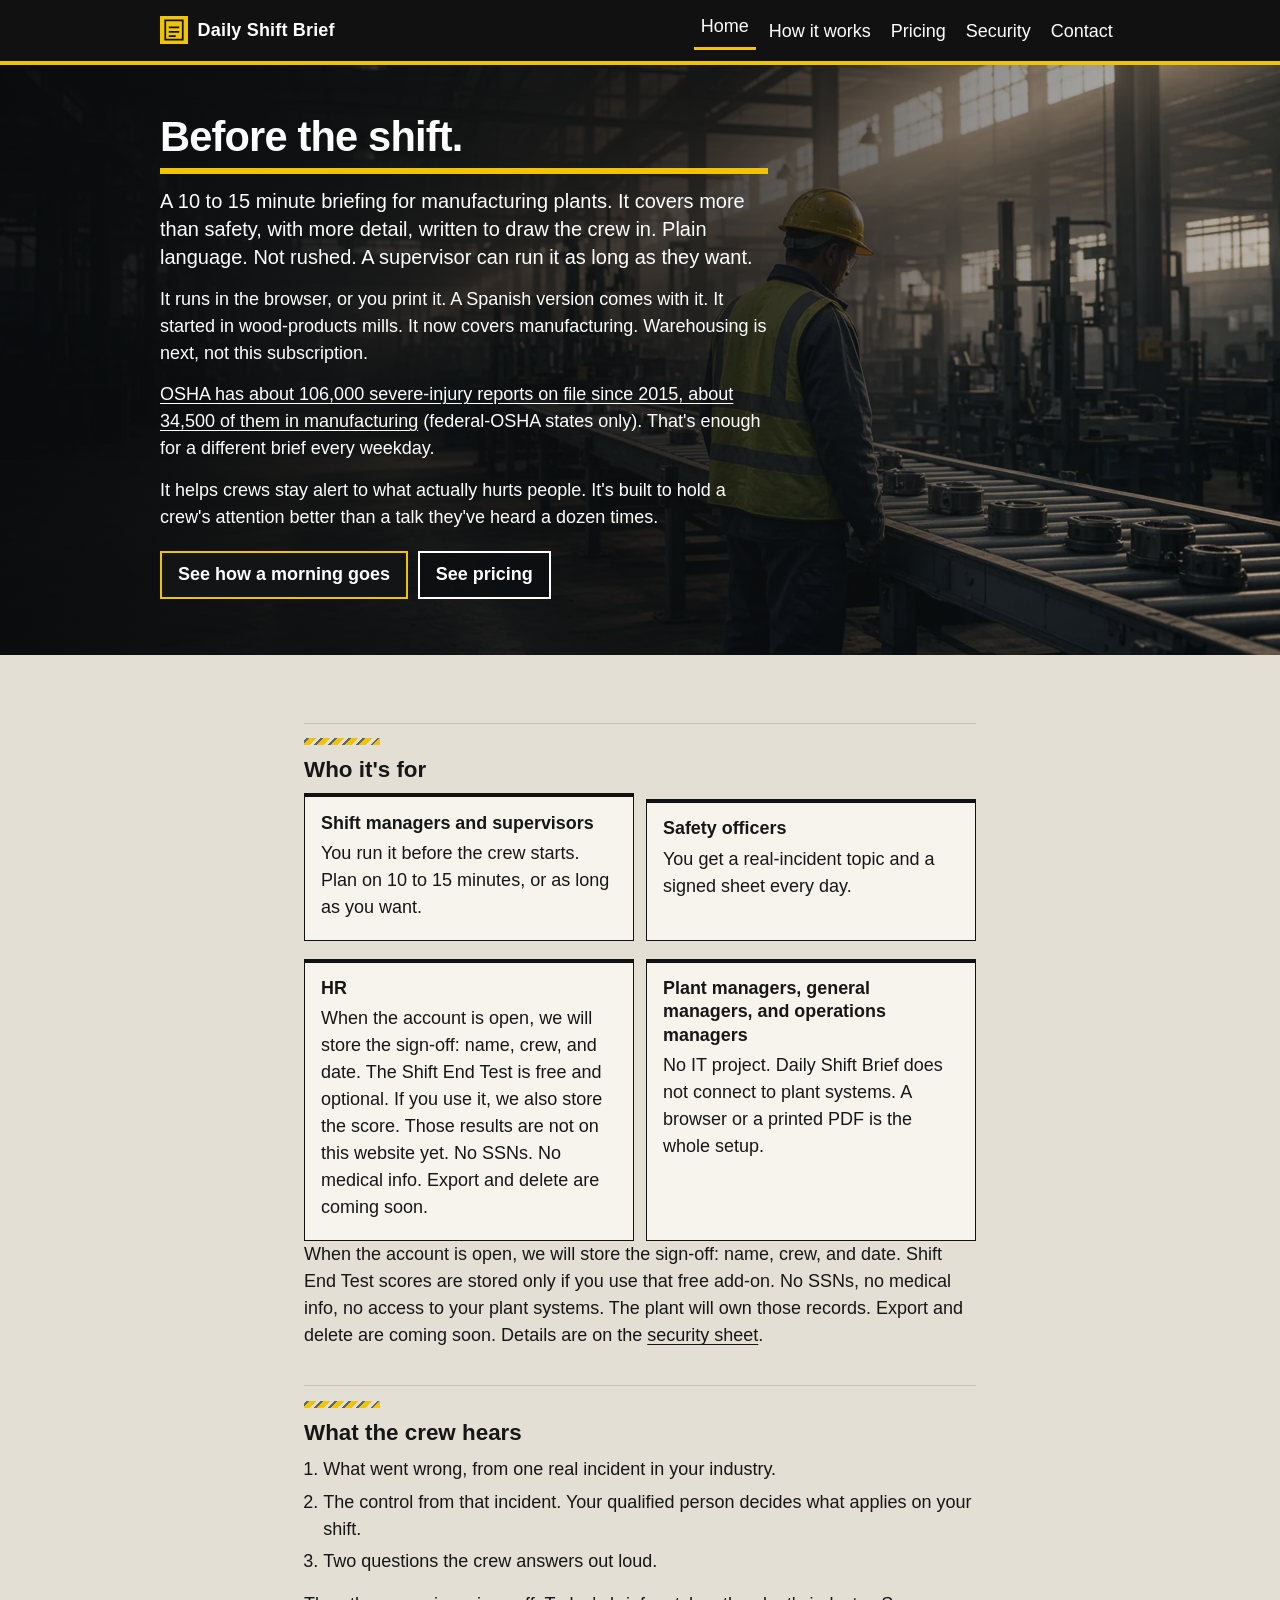
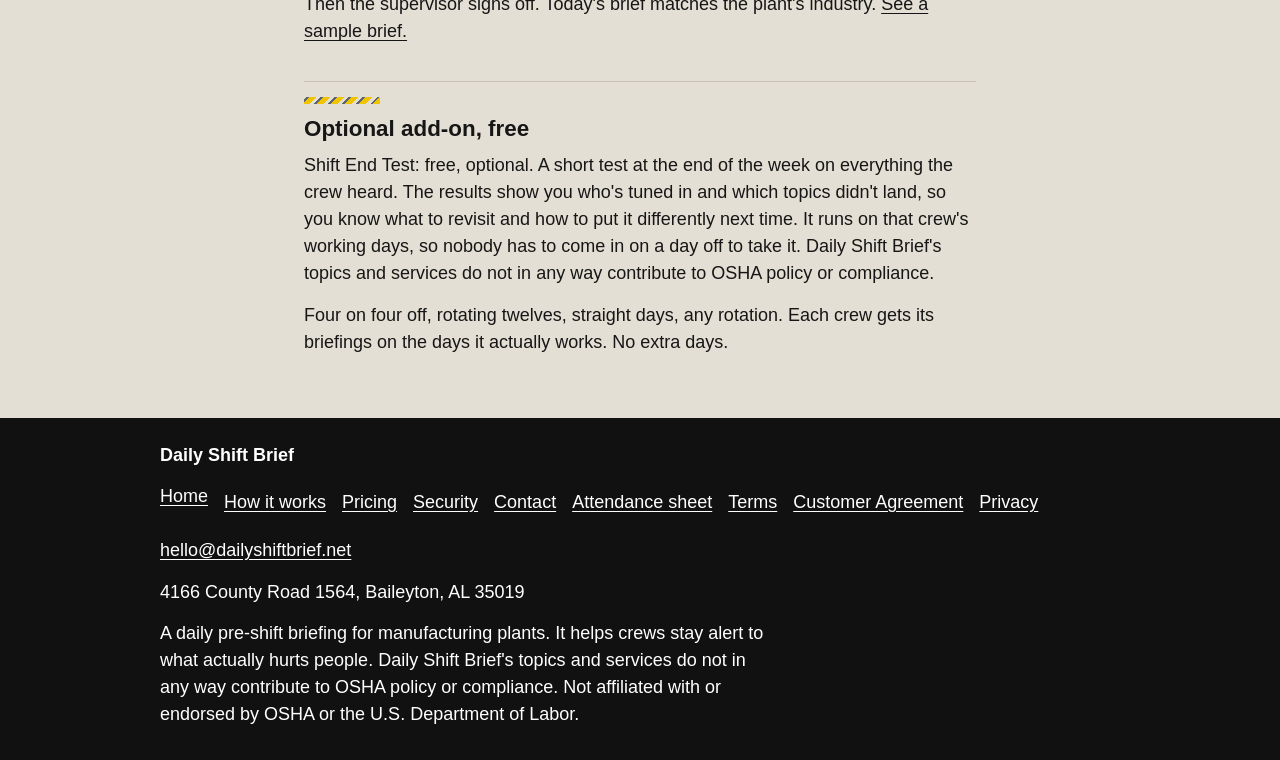
<file: index.html>
<!DOCTYPE html>
<html lang="en">
<head>
  <meta charset="utf-8">
  <meta name="viewport" content="width=device-width, initial-scale=1">
  <title>Daily Shift Brief | Before the shift</title>
  <meta name="description" content="A 10 to 15 minute pre-shift briefing for manufacturing plants. Supervisors can run it as long as they want. It covers more than safety, in plain language, and helps crews stay alert to what actually hurts people.">
  <meta property="og:site_name" content="Daily Shift Brief">
  <meta property="og:type" content="website">
  <meta property="og:title" content="Daily Shift Brief | Before the shift">
  <meta property="og:description" content="A 10 to 15 minute pre-shift briefing for manufacturing plants. Supervisors can run it as long as they want. It covers more than safety, in plain language, and helps crews stay alert to what actually hurts people.">
  <meta property="og:url" content="https://dailyshiftbrief.net/">
  <meta name="robots" content="index, follow">
  <meta name="theme-color" content="#111111">
  <link rel="icon" href="favicon.svg" type="image/svg+xml">
  <link rel="preload" as="image" type="image/webp" href="assets/hero/plant-floor-960.webp" imagesrcset="assets/hero/plant-floor-960.webp 960w, assets/hero/plant-floor-1920.webp 1920w" imagesizes="(max-width: 760px) 320px, 100vw" fetchpriority="high">
  <meta property="og:image" content="https://dailyshiftbrief.net/assets/hero/plant-floor-1920.jpg">
  <link rel="stylesheet" href="css/site.css">
</head>
<body class="marketing">
  <a class="skip" href="#main">Skip to content</a>
  <header class="site-header">
    <div class="wrap-wide header-inner">
      <a class="brand" href="index.html">
        <svg class="mark" viewBox="0 0 32 32" width="28" height="28" aria-hidden="true" focusable="false">
          <rect width="32" height="32" fill="#f0c400"/>
          <rect x="6" y="5" width="20" height="22" fill="none" stroke="#111" stroke-width="2"/>
          <path d="M10 13h12M10 18h12M10 23h8" stroke="#111" stroke-width="2"/>
        </svg>
        <span>Daily Shift Brief</span>
      </a>
      <nav aria-label="Primary">
        <ul class="nav-list">
          <li><a href="index.html" aria-current="page">Home</a></li>
          <li><a href="how-it-works.html">How it works</a></li>
          <li><a href="pricing.html">Pricing</a></li>
          <li><a href="security.html">Security</a></li>
          <li><a href="contact.html">Contact</a></li>
        </ul>
      </nav>
    </div>
  </header>
  <main id="main" tabindex="-1">
    <section class="hero" aria-labelledby="hero-title">
      <!-- Plant-floor photograph, AI-generated by Daily Shift Brief for this site. -->
      <div class="hero-photo">
        <picture>
          <source type="image/webp" srcset="assets/hero/plant-floor-960.webp 960w, assets/hero/plant-floor-1920.webp 1920w" sizes="(max-width: 760px) 320px, 100vw">
          <img src="assets/hero/plant-floor-960.jpg" srcset="assets/hero/plant-floor-960.jpg 960w, assets/hero/plant-floor-1920.jpg 1920w" sizes="(max-width: 760px) 320px, 100vw" alt="" width="1920" height="1080" decoding="async" fetchpriority="high">
        </picture>
      </div>
      <div class="hero-shade" aria-hidden="true"></div>
      <div class="hero-copy">
        <h1 id="hero-title">Before the shift.</h1>
        <p class="lede">A 10 to 15 minute briefing for manufacturing plants. It covers more than safety, with more detail, written to draw the crew in. Plain language. Not rushed. A supervisor can run it as long as they want.</p>
        <p>It runs in the browser, or you print it. A Spanish version comes with it. It started in wood-products mills. It now covers manufacturing. Warehousing is next, not this subscription.</p>
        <p><a href="https://www.osha.gov/severe-injury-reports">OSHA has about 106,000 severe-injury reports on file since 2015, about 34,500 of them in manufacturing</a> (federal-OSHA states only). That's enough for a different brief every weekday.</p>
        <p>It helps crews stay alert to what actually hurts people. It's built to hold a crew's attention better than a talk they've heard a dozen times.</p>
        <div class="actions">
          <a class="btn btn-solid" href="how-it-works.html">See how a morning goes</a>
          <a class="btn btn-line" href="pricing.html">See pricing</a>
        </div>
      </div>
    </section>
    <div class="wrap page-body">

    <h2>Who it's for</h2>
    <ul class="who-list">
      <li>
        <h3>Shift managers and supervisors</h3>
        <p>You run it before the crew starts. Plan on 10 to 15 minutes, or as long as you want.</p>
      </li>
      <li>
        <h3>Safety officers</h3>
        <p>You get a real-incident topic and a signed sheet every day.</p>
      </li>
      <li>
        <h3>HR</h3>
        <p>When the account is open, we will store the sign-off: name, crew, and date. The Shift End Test is free and optional. If you use it, we also store the score. Those results are not on this website yet. No SSNs. No medical info. Export and delete are coming soon.</p>
      </li>
      <li>
        <h3>Plant managers, general managers, and operations managers</h3>
        <p>No IT project. Daily Shift Brief does not connect to plant systems. A browser or a printed PDF is the whole setup.</p>
      </li>
    </ul>
    <p>When the account is open, we will store the sign-off: name, crew, and date. Shift End Test scores are stored only if you use that free add-on. No SSNs, no medical info, no access to your plant systems. The plant will own those records. Export and delete are coming soon. Details are on the <a href="security.html">security sheet</a>.</p>

    <h2>What the crew hears</h2>
    <ol>
      <li>What went wrong, from one real incident in your industry.</li>
      <li>The control from that incident. Your qualified person decides what applies on your shift.</li>
      <li>Two questions the crew answers out loud.</li>
    </ol>
    <p>Then the supervisor signs off. Today's brief matches the plant's industry. <a href="how-it-works.html#sample-brief">See a sample brief.</a></p>

    <h2>Optional add-on, free</h2>
    <p>Shift End Test: free, optional. A short test at the end of the week on everything the crew heard. The results show you who's tuned in and which topics didn't land, so you know what to revisit and how to put it differently next time. It runs on that crew's working days, so nobody has to come in on a day off to take it. Daily Shift Brief's topics and services do not in any way contribute to OSHA policy or compliance.</p>
    <p>Four on four off, rotating twelves, straight days, any rotation. Each crew gets its briefings on the days it actually works. No extra days.</p>
    </div>
  </main>
  <footer class="site-footer">
    <div class="wrap-wide">
      <p class="footer-name">Daily Shift Brief</p>
      <ul class="footer-nav">
        <li><a href="index.html" aria-current="page">Home</a></li>
        <li><a href="how-it-works.html">How it works</a></li>
        <li><a href="pricing.html">Pricing</a></li>
        <li><a href="security.html">Security</a></li>
        <li><a href="contact.html">Contact</a></li>
        <li><a href="attendance-sheet.html">Attendance sheet</a></li>
        <li><a href="terms.html">Terms</a></li>
        <li><a href="customer-agreement.html">Customer Agreement</a></li>
        <li><a href="privacy.html">Privacy</a></li>
      </ul>
      <p><a href="mailto:hello@dailyshiftbrief.net">hello@dailyshiftbrief.net</a></p>
      <p data-field="business-address"></p>
      <noscript><p>Mailing address: the BUSINESS_ADDRESS line in config.js.</p></noscript>
      <p class="footer-note">A daily pre-shift briefing for manufacturing plants. It helps crews stay alert to what actually hurts people. Daily Shift Brief's topics and services do not in any way contribute to OSHA policy or compliance. Not affiliated with or endorsed by OSHA or the U.S. Department of Labor.</p>
    </div>
  </footer>
  <script src="config.js"></script>
</body>
</html>
</file>
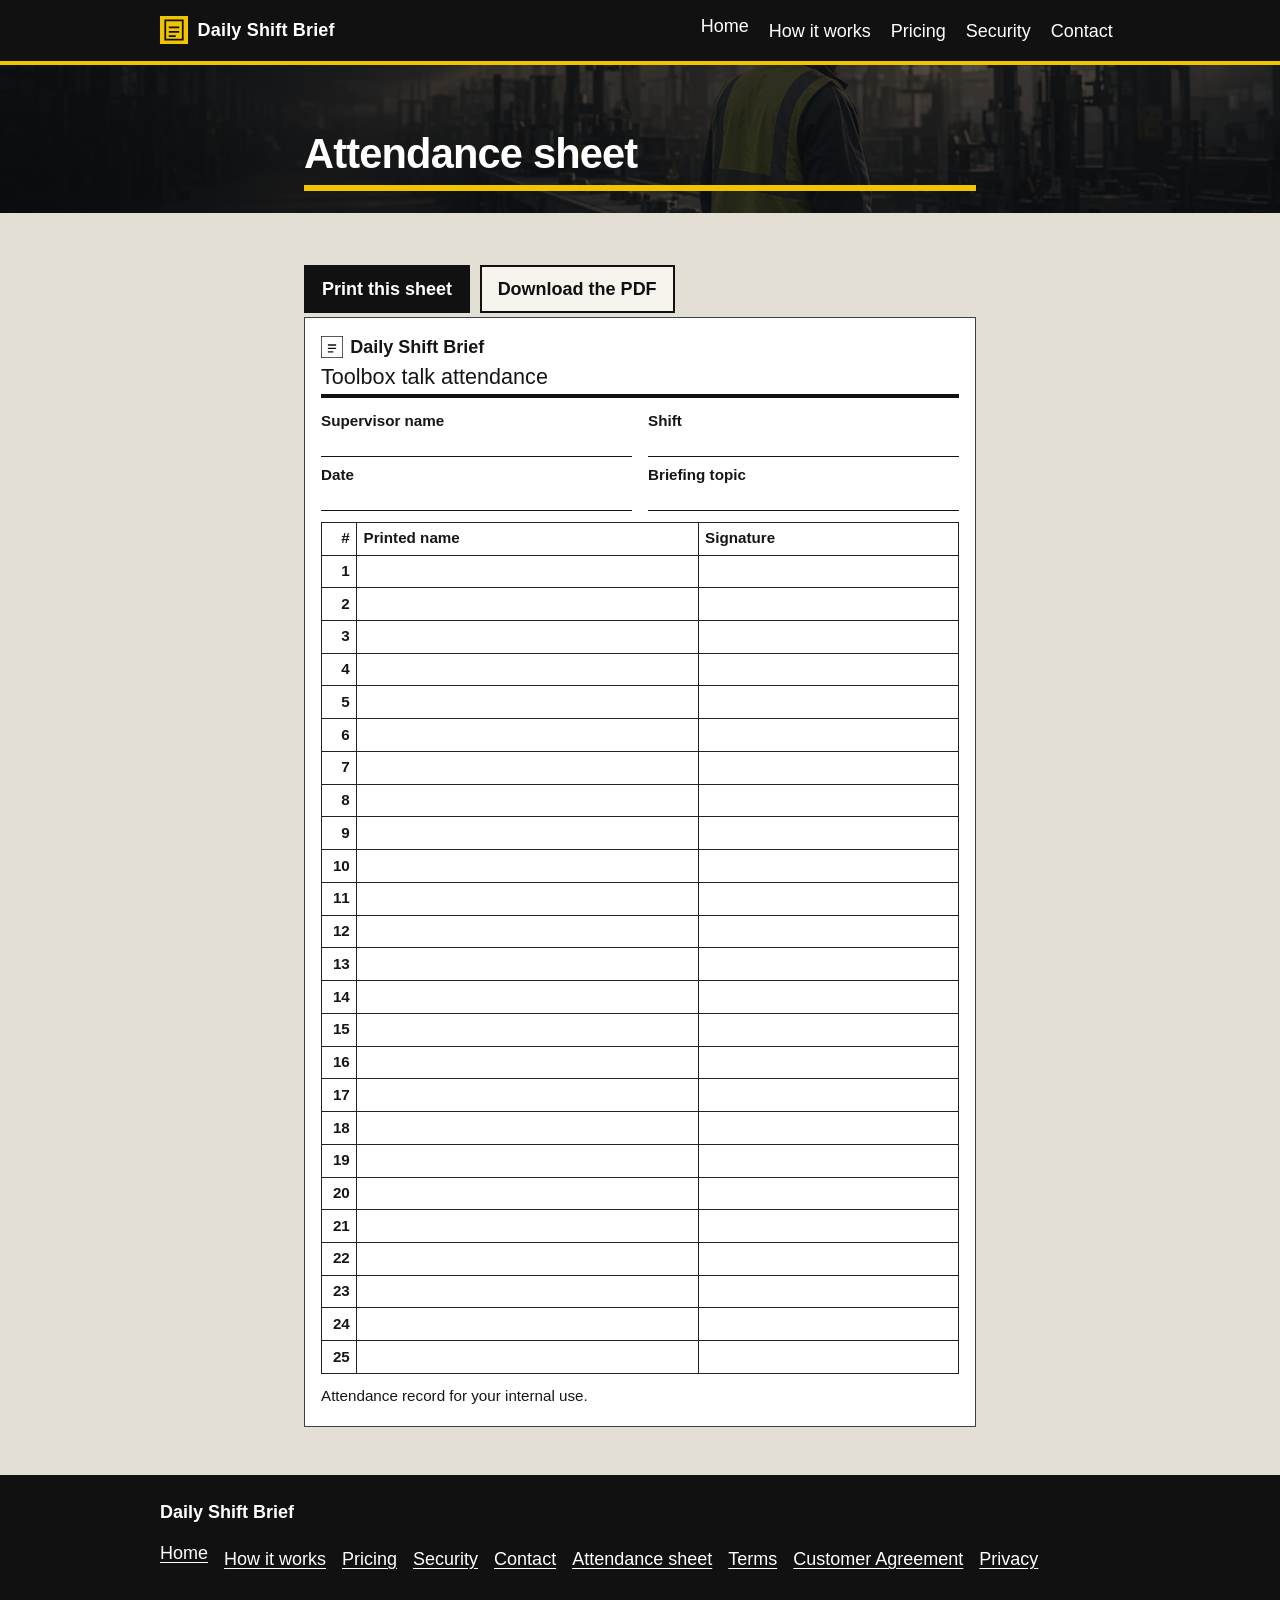
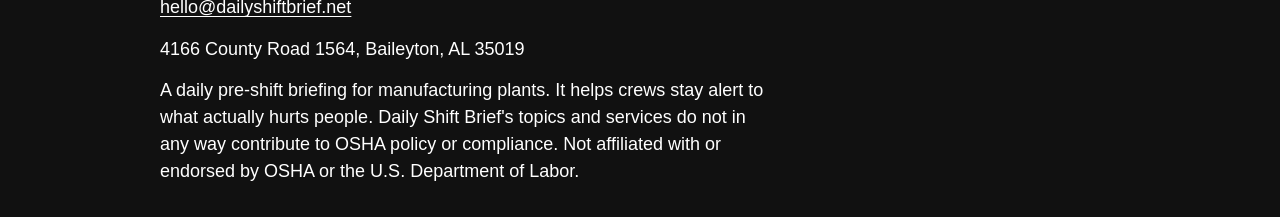
<file: attendance-sheet.html>
<!DOCTYPE html>
<html lang="en">
<head>
  <meta charset="utf-8">
  <meta name="viewport" content="width=device-width, initial-scale=1">
  <title>Attendance sheet | Daily Shift Brief</title>
  <meta name="description" content="A printable toolbox-talk attendance sheet. Supervisor, shift, date, topic, and 25 lines for a printed name and a signature.">
  <meta property="og:site_name" content="Daily Shift Brief">
  <meta property="og:type" content="website">
  <meta property="og:title" content="Attendance sheet | Daily Shift Brief">
  <meta property="og:description" content="A printable toolbox-talk attendance sheet. Supervisor, shift, date, topic, and 25 lines for a printed name and a signature.">
  <meta property="og:url" content="https://dailyshiftbrief.net/attendance-sheet.html">
  <meta name="robots" content="index, follow">
  <meta name="theme-color" content="#111111">
  <link rel="icon" href="favicon.svg" type="image/svg+xml">
  <link rel="stylesheet" href="css/site.css">
</head>
<body class="marketing sheet-page">
  <a class="skip" href="#main">Skip to content</a>
  <header class="site-header">
    <div class="wrap-wide header-inner">
      <a class="brand" href="index.html">
        <svg class="mark" viewBox="0 0 32 32" width="28" height="28" aria-hidden="true" focusable="false">
          <rect width="32" height="32" fill="#f0c400"/>
          <rect x="6" y="5" width="20" height="22" fill="none" stroke="#111" stroke-width="2"/>
          <path d="M10 13h12M10 18h12M10 23h8" stroke="#111" stroke-width="2"/>
        </svg>
        <span>Daily Shift Brief</span>
      </a>
      <nav aria-label="Primary">
        <ul class="nav-list">
          <li><a href="index.html">Home</a></li>
          <li><a href="how-it-works.html">How it works</a></li>
          <li><a href="pricing.html">Pricing</a></li>
          <li><a href="security.html">Security</a></li>
          <li><a href="contact.html">Contact</a></li>
        </ul>
      </nav>
    </div>
  </header>
  <main id="main" tabindex="-1">
    <div class="page-banner no-print">
      <!-- Plant-floor photograph, AI-generated by Daily Shift Brief for this site. -->
      <picture>
        <source type="image/webp" srcset="assets/hero/plant-floor-960.webp 960w, assets/hero/plant-floor-1920.webp 1920w" sizes="(max-width: 760px) 320px, 100vw">
        <img src="assets/hero/plant-floor-960.jpg" srcset="assets/hero/plant-floor-960.jpg 960w, assets/hero/plant-floor-1920.jpg 1920w" sizes="(max-width: 760px) 320px, 100vw" alt="" width="1920" height="1080" decoding="async">
      </picture>
      <div class="page-banner-shade" aria-hidden="true"></div>
      <div class="banner-title">
        <h1>Attendance sheet</h1>
      </div>
    </div>
    <div class="wrap page-body">
      <p class="no-print actions">
        <button type="button" class="btn btn-solid" onclick="window.print()">Print this sheet</button>
        <a class="btn btn-line" href="assets/attendance-sheet.pdf">Download the PDF</a>
      </p>
      <article class="sheet" aria-label="Attendance sheet">
        <p class="sheet-brand">
          <svg class="mark" viewBox="0 0 32 32" width="22" height="22" aria-hidden="true" focusable="false">
            <rect width="32" height="32" fill="none" stroke="#111" stroke-width="2"/>
            <path d="M10 13h12M10 18h12M10 23h8" stroke="#111" stroke-width="2"/>
          </svg>
          <span>Daily Shift Brief</span>
        </p>
        <p class="sheet-title">Toolbox talk attendance</p>
        <div class="sheet-fields">
          <p class="field">Supervisor name<span class="line"></span></p>
          <p class="field">Shift<span class="line"></span></p>
          <p class="field">Date<span class="line"></span></p>
          <p class="field">Briefing topic<span class="line"></span></p>
        </div>
        <table class="sheet-table">
          <thead>
            <tr>
              <th class="num" scope="col">#</th>
              <th scope="col">Printed name</th>
              <th scope="col">Signature</th>
            </tr>
          </thead>
          <tbody>
          <tr><td class="num">1</td><td></td><td></td></tr>
          <tr><td class="num">2</td><td></td><td></td></tr>
          <tr><td class="num">3</td><td></td><td></td></tr>
          <tr><td class="num">4</td><td></td><td></td></tr>
          <tr><td class="num">5</td><td></td><td></td></tr>
          <tr><td class="num">6</td><td></td><td></td></tr>
          <tr><td class="num">7</td><td></td><td></td></tr>
          <tr><td class="num">8</td><td></td><td></td></tr>
          <tr><td class="num">9</td><td></td><td></td></tr>
          <tr><td class="num">10</td><td></td><td></td></tr>
          <tr><td class="num">11</td><td></td><td></td></tr>
          <tr><td class="num">12</td><td></td><td></td></tr>
          <tr><td class="num">13</td><td></td><td></td></tr>
          <tr><td class="num">14</td><td></td><td></td></tr>
          <tr><td class="num">15</td><td></td><td></td></tr>
          <tr><td class="num">16</td><td></td><td></td></tr>
          <tr><td class="num">17</td><td></td><td></td></tr>
          <tr><td class="num">18</td><td></td><td></td></tr>
          <tr><td class="num">19</td><td></td><td></td></tr>
          <tr><td class="num">20</td><td></td><td></td></tr>
          <tr><td class="num">21</td><td></td><td></td></tr>
          <tr><td class="num">22</td><td></td><td></td></tr>
          <tr><td class="num">23</td><td></td><td></td></tr>
          <tr><td class="num">24</td><td></td><td></td></tr>
          <tr><td class="num">25</td><td></td><td></td></tr>
          </tbody>
        </table>
        <p class="sheet-foot">Attendance record for your internal use.</p>
      </article>
    </div>
  </main>
  <footer class="site-footer">
    <div class="wrap-wide">
      <p class="footer-name">Daily Shift Brief</p>
      <ul class="footer-nav">
        <li><a href="index.html">Home</a></li>
        <li><a href="how-it-works.html">How it works</a></li>
        <li><a href="pricing.html">Pricing</a></li>
        <li><a href="security.html">Security</a></li>
        <li><a href="contact.html">Contact</a></li>
        <li><a href="attendance-sheet.html" aria-current="page">Attendance sheet</a></li>
        <li><a href="terms.html">Terms</a></li>
        <li><a href="customer-agreement.html">Customer Agreement</a></li>
        <li><a href="privacy.html">Privacy</a></li>
      </ul>
      <p><a href="mailto:hello@dailyshiftbrief.net">hello@dailyshiftbrief.net</a></p>
      <p data-field="business-address"></p>
      <noscript><p>Mailing address: the BUSINESS_ADDRESS line in config.js.</p></noscript>
      <p class="footer-note">A daily pre-shift briefing for manufacturing plants. It helps crews stay alert to what actually hurts people. Daily Shift Brief's topics and services do not in any way contribute to OSHA policy or compliance. Not affiliated with or endorsed by OSHA or the U.S. Department of Labor.</p>
    </div>
  </footer>
  <script src="config.js"></script>
</body>
</html>
</file>
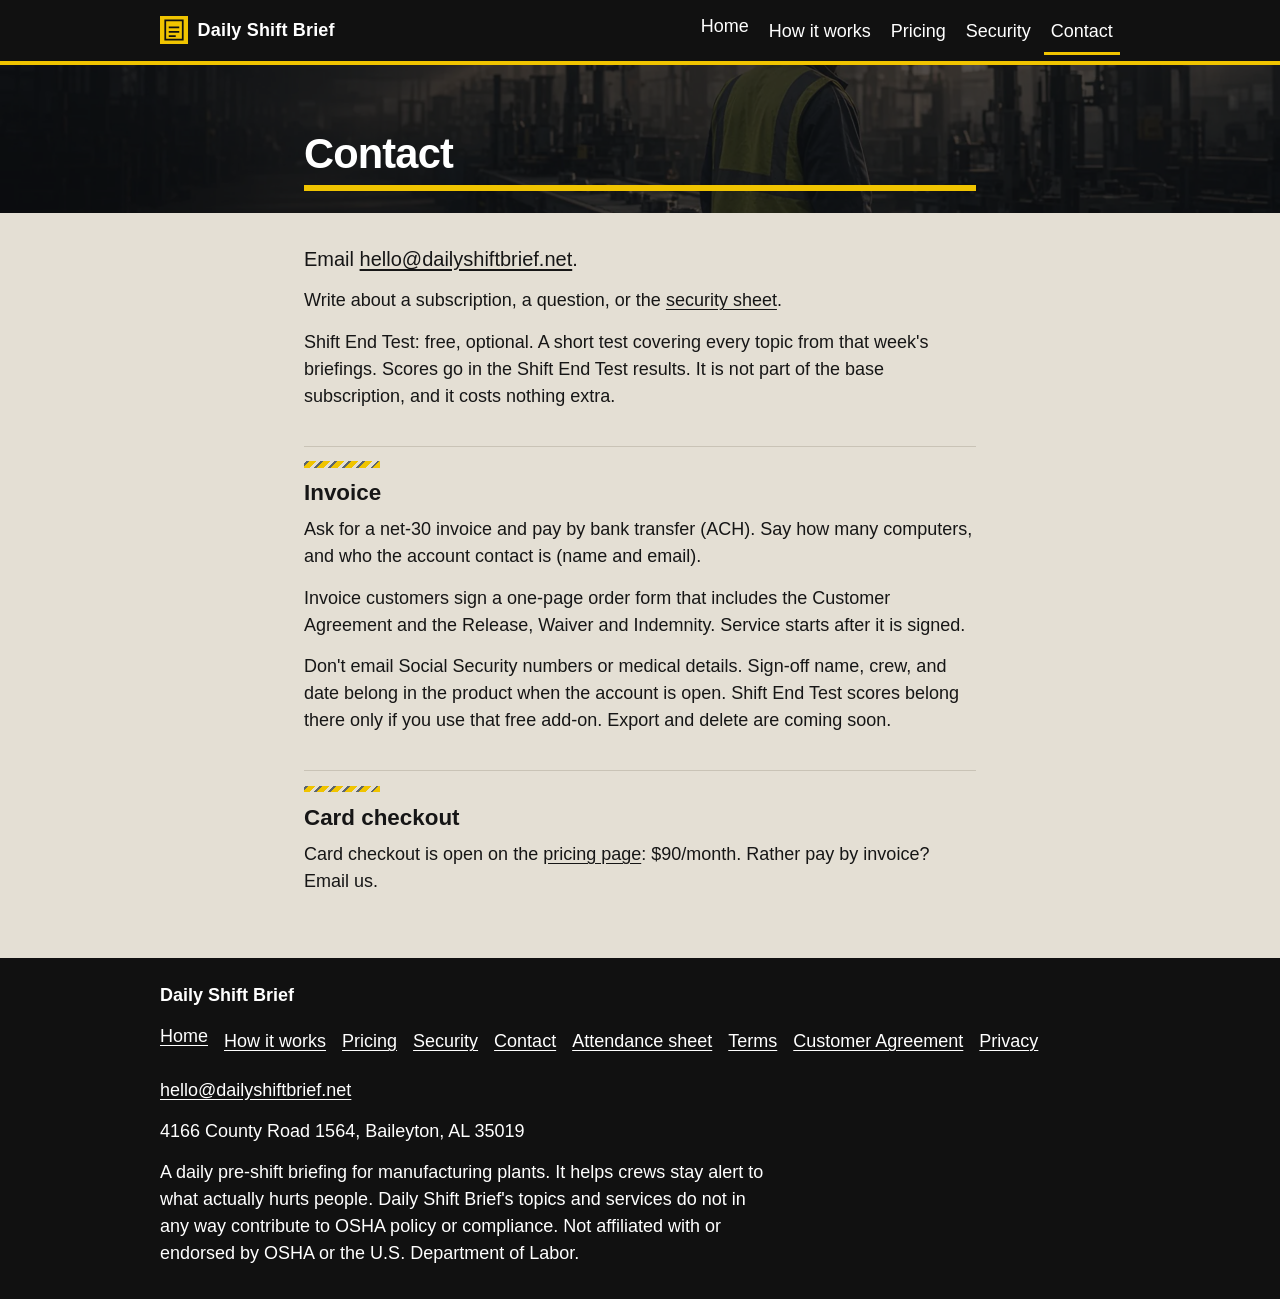
<file: contact.html>
<!DOCTYPE html>
<html lang="en">
<head>
  <meta charset="utf-8">
  <meta name="viewport" content="width=device-width, initial-scale=1">
  <title>Contact | Daily Shift Brief</title>
  <meta name="description" content="Email hello@dailyshiftbrief.net about Daily Shift Brief. Invoices, several sites, and the security sheet.">
  <meta property="og:site_name" content="Daily Shift Brief">
  <meta property="og:type" content="website">
  <meta property="og:title" content="Contact | Daily Shift Brief">
  <meta property="og:description" content="Email hello@dailyshiftbrief.net about Daily Shift Brief. Invoices, several sites, and the security sheet.">
  <meta property="og:url" content="https://dailyshiftbrief.net/contact.html">
  <meta name="robots" content="index, follow">
  <meta name="theme-color" content="#111111">
  <link rel="icon" href="favicon.svg" type="image/svg+xml">
  <link rel="stylesheet" href="css/site.css">
</head>
<body class="marketing">
  <a class="skip" href="#main">Skip to content</a>
  <header class="site-header">
    <div class="wrap-wide header-inner">
      <a class="brand" href="index.html">
        <svg class="mark" viewBox="0 0 32 32" width="28" height="28" aria-hidden="true" focusable="false">
          <rect width="32" height="32" fill="#f0c400"/>
          <rect x="6" y="5" width="20" height="22" fill="none" stroke="#111" stroke-width="2"/>
          <path d="M10 13h12M10 18h12M10 23h8" stroke="#111" stroke-width="2"/>
        </svg>
        <span>Daily Shift Brief</span>
      </a>
      <nav aria-label="Primary">
        <ul class="nav-list">
          <li><a href="index.html">Home</a></li>
          <li><a href="how-it-works.html">How it works</a></li>
          <li><a href="pricing.html">Pricing</a></li>
          <li><a href="security.html">Security</a></li>
          <li><a href="contact.html" aria-current="page">Contact</a></li>
        </ul>
      </nav>
    </div>
  </header>
  <main id="main" tabindex="-1">
    <div class="page-banner">
      <!-- Plant-floor photograph, AI-generated by Daily Shift Brief for this site. -->
      <picture>
        <source type="image/webp" srcset="assets/hero/plant-floor-960.webp 960w, assets/hero/plant-floor-1920.webp 1920w" sizes="(max-width: 760px) 320px, 100vw">
        <img src="assets/hero/plant-floor-960.jpg" srcset="assets/hero/plant-floor-960.jpg 960w, assets/hero/plant-floor-1920.jpg 1920w" sizes="(max-width: 760px) 320px, 100vw" alt="" width="1920" height="1080" decoding="async">
      </picture>
      <div class="page-banner-shade" aria-hidden="true"></div>
      <div class="banner-title">
        <h1>Contact</h1>
      </div>
    </div>
    <div class="wrap page-body">
    <p class="lede">Email <a href="mailto:hello@dailyshiftbrief.net">hello@dailyshiftbrief.net</a>.</p>
    <p>Write about a subscription, a question, or the <a href="security.html">security sheet</a>.</p>
    <p>Shift End Test: free, optional. A short test covering every topic from that week's briefings. Scores go in the Shift End Test results. It is not part of the base subscription, and it costs nothing extra.</p>
    <section id="invoice">
      <h2>Invoice</h2>
      <p>Ask for a net-30 invoice and pay by bank transfer (ACH). Say how many computers, and who the account contact is (name and email).</p>
      <p>Invoice customers sign a one-page order form that includes the Customer Agreement and the Release, Waiver and Indemnity. Service starts after it is signed.</p>
      <p>Don't email Social Security numbers or medical details. Sign-off name, crew, and date belong in the product when the account is open. Shift End Test scores belong there only if you use that free add-on. Export and delete are coming soon.</p>
    </section>
    <h2>Card checkout</h2>
    <p>Card checkout is open on the <a href="pricing.html">pricing page</a>: $90/month. Rather pay by invoice? Email us.</p>
    </div>
  </main>
  <footer class="site-footer">
    <div class="wrap-wide">
      <p class="footer-name">Daily Shift Brief</p>
      <ul class="footer-nav">
        <li><a href="index.html">Home</a></li>
        <li><a href="how-it-works.html">How it works</a></li>
        <li><a href="pricing.html">Pricing</a></li>
        <li><a href="security.html">Security</a></li>
        <li><a href="contact.html" aria-current="page">Contact</a></li>
        <li><a href="attendance-sheet.html">Attendance sheet</a></li>
        <li><a href="terms.html">Terms</a></li>
        <li><a href="customer-agreement.html">Customer Agreement</a></li>
        <li><a href="privacy.html">Privacy</a></li>
      </ul>
      <p><a href="mailto:hello@dailyshiftbrief.net">hello@dailyshiftbrief.net</a></p>
      <p data-field="business-address"></p>
      <noscript><p>Mailing address: the BUSINESS_ADDRESS line in config.js.</p></noscript>
      <p class="footer-note">A daily pre-shift briefing for manufacturing plants. It helps crews stay alert to what actually hurts people. Daily Shift Brief's topics and services do not in any way contribute to OSHA policy or compliance. Not affiliated with or endorsed by OSHA or the U.S. Department of Labor.</p>
    </div>
  </footer>
  <script src="config.js"></script>
</body>
</html>
</file>
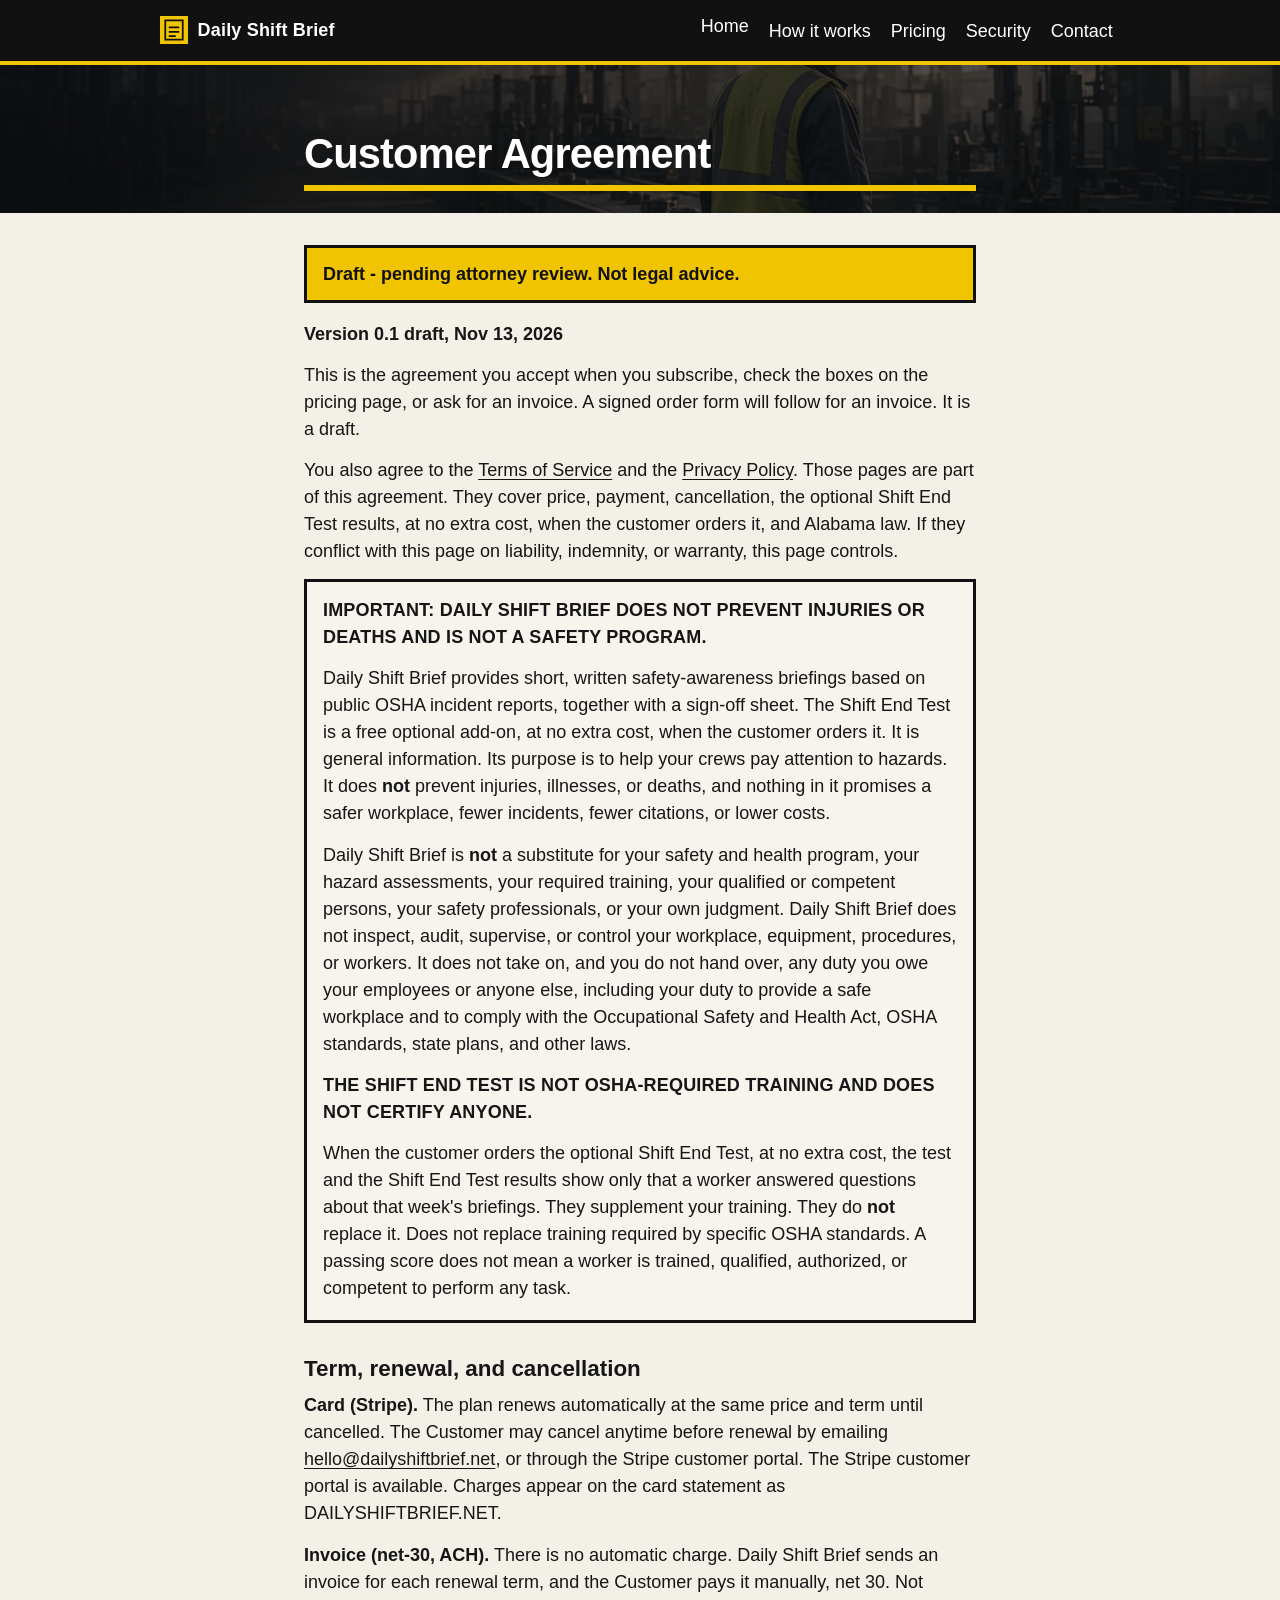
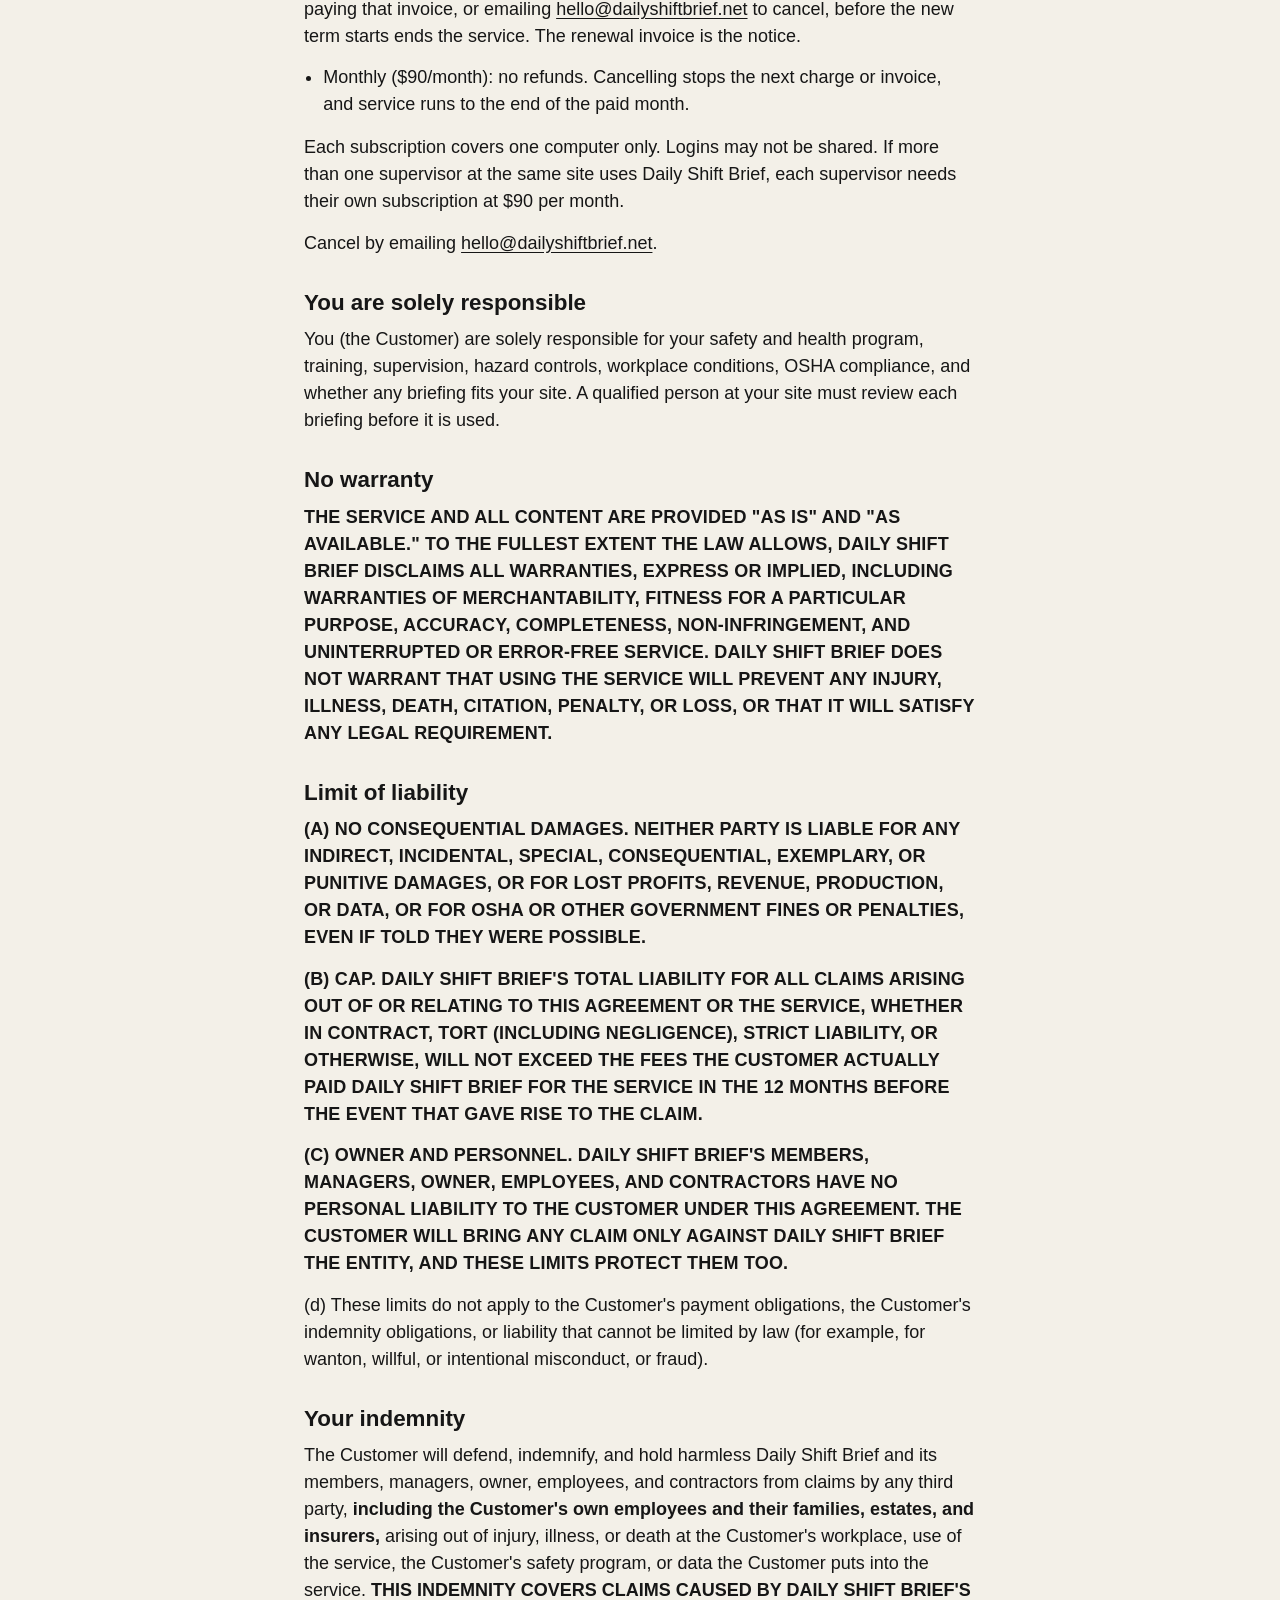
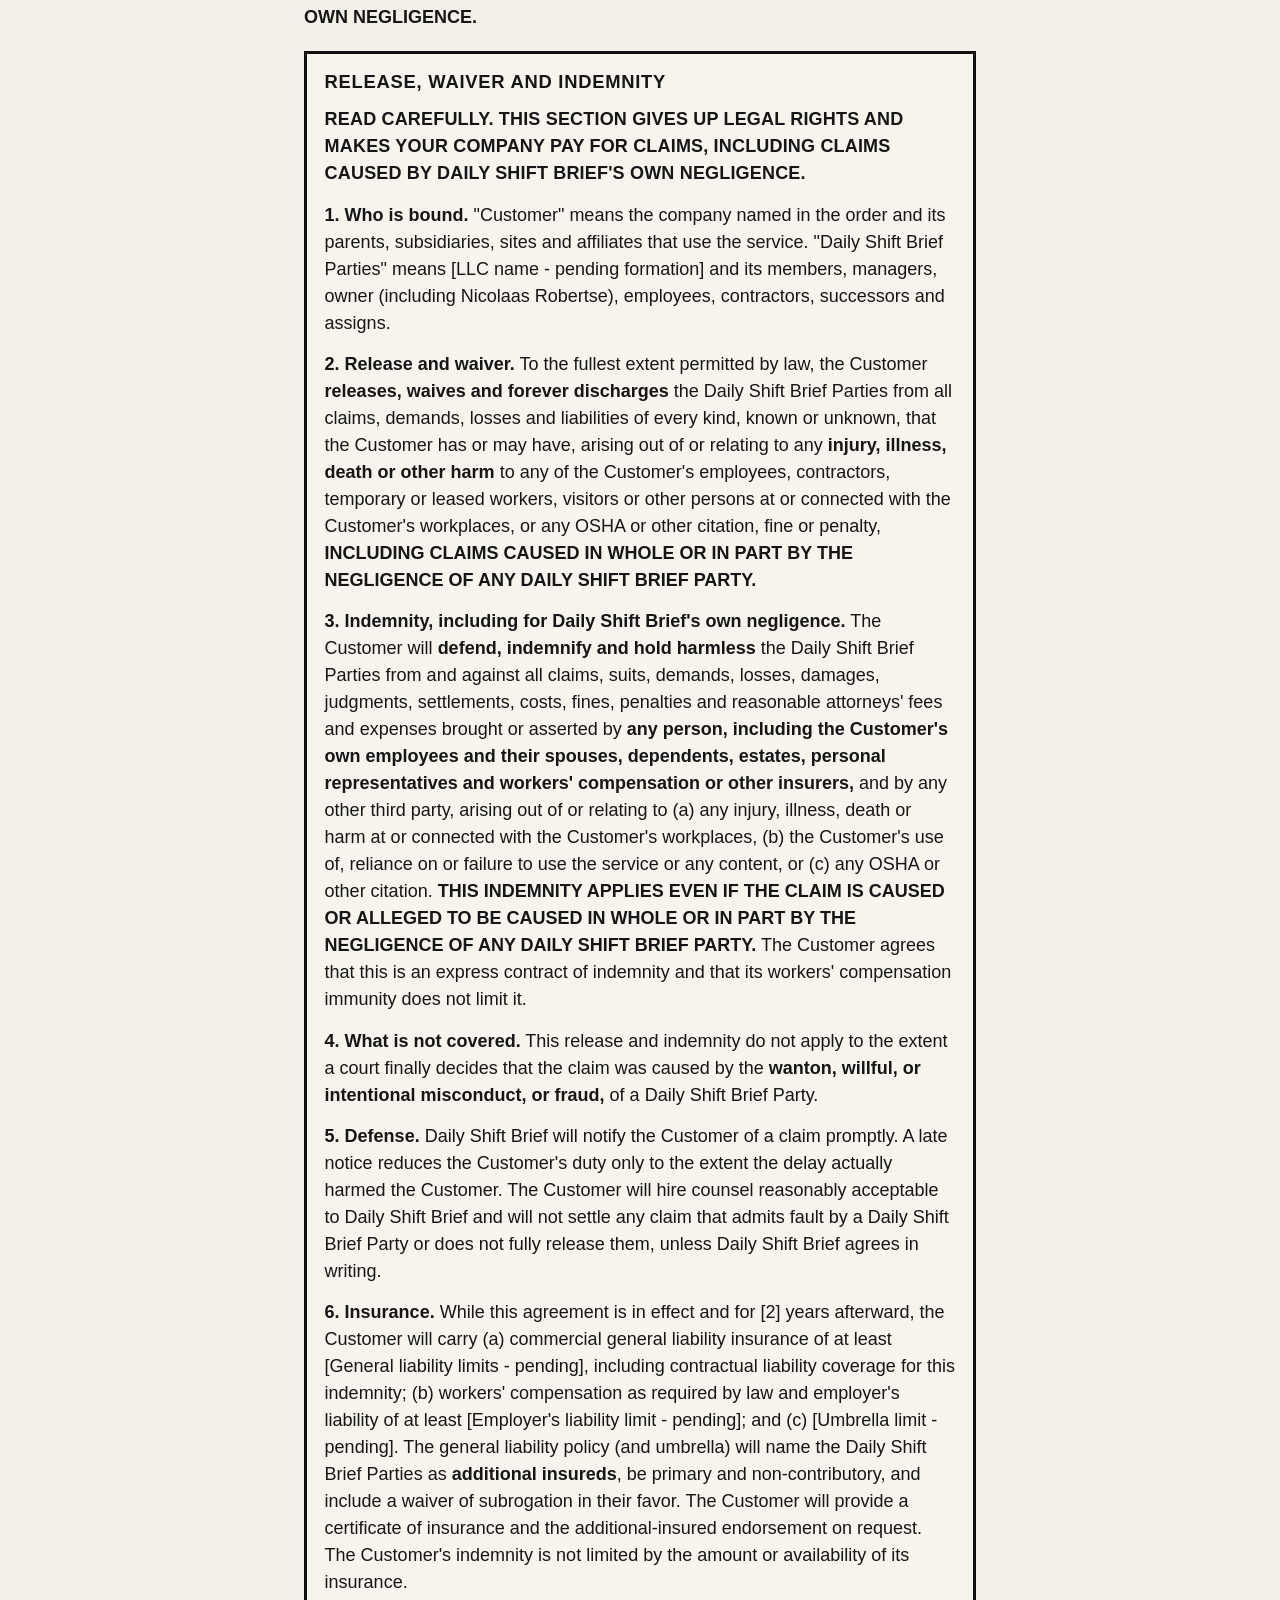
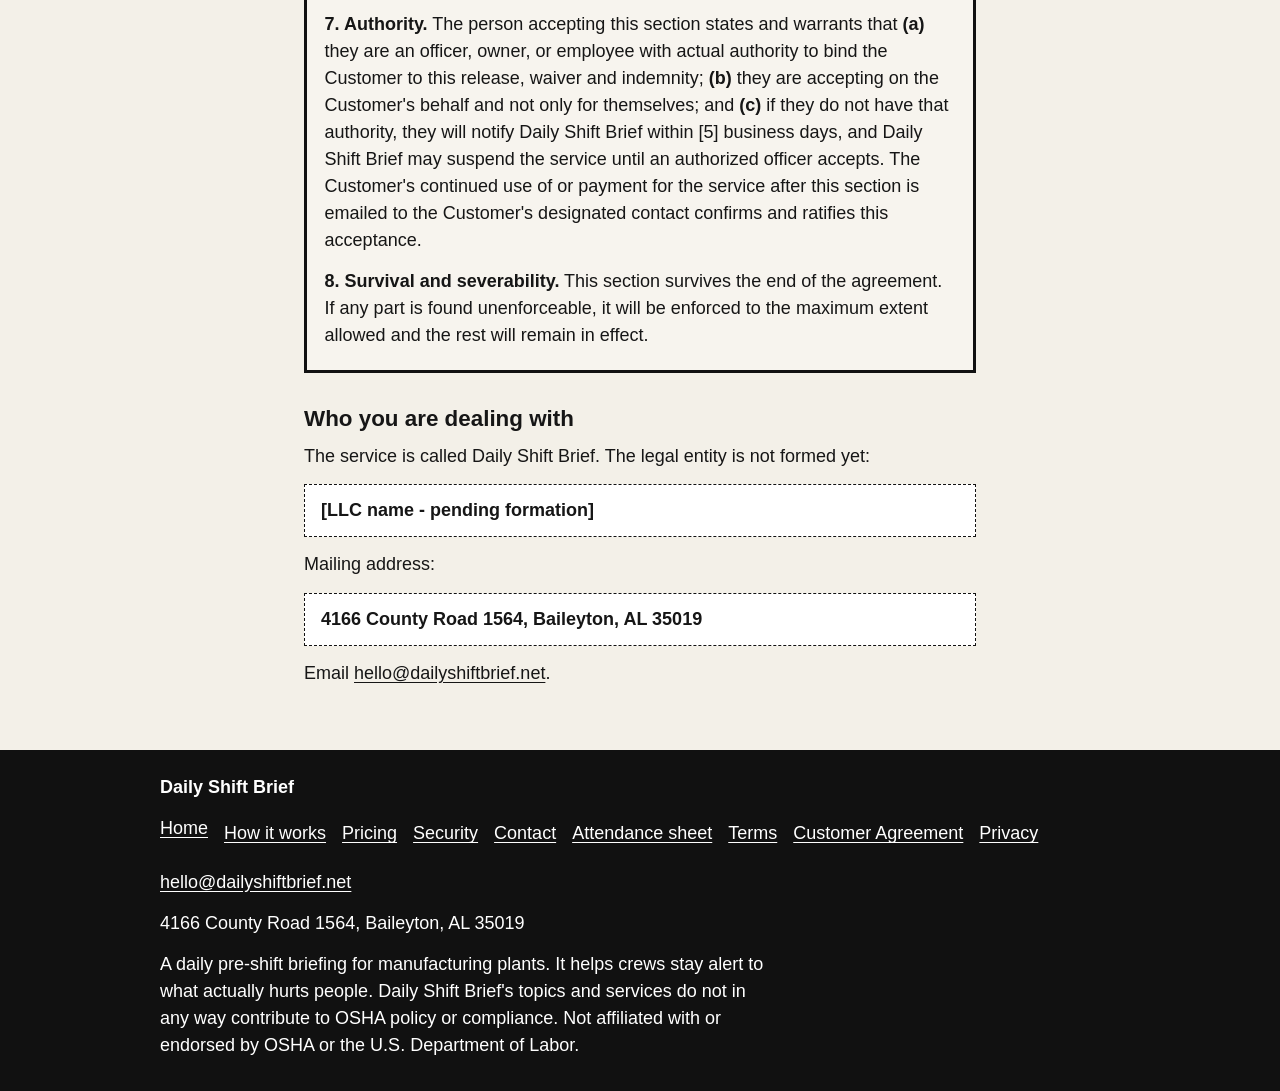
<file: customer-agreement.html>
<!DOCTYPE html>
<html lang="en">
<head>
  <meta charset="utf-8">
  <meta name="viewport" content="width=device-width, initial-scale=1">
  <title>Customer Agreement | Daily Shift Brief</title>
  <meta name="description" content="Draft customer agreement for Daily Shift Brief. The service is informational. It does not prevent injuries. Pending attorney review. Not legal advice.">
  <meta name="robots" content="index, follow">
  <meta name="theme-color" content="#111111">
  <link rel="icon" href="favicon.svg" type="image/svg+xml">
  <link rel="stylesheet" href="css/site.css">
</head>
<body class="legal">
  <a class="skip" href="#main">Skip to content</a>
  <header class="site-header">
    <div class="wrap-wide header-inner">
      <a class="brand" href="index.html">
        <svg class="mark" viewBox="0 0 32 32" width="28" height="28" aria-hidden="true" focusable="false">
          <rect width="32" height="32" fill="#f0c400"/>
          <rect x="6" y="5" width="20" height="22" fill="none" stroke="#111" stroke-width="2"/>
          <path d="M10 13h12M10 18h12M10 23h8" stroke="#111" stroke-width="2"/>
        </svg>
        <span>Daily Shift Brief</span>
      </a>
      <nav aria-label="Primary">
        <ul class="nav-list">
          <li><a href="index.html">Home</a></li>
          <li><a href="how-it-works.html">How it works</a></li>
          <li><a href="pricing.html">Pricing</a></li>
          <li><a href="security.html">Security</a></li>
          <li><a href="contact.html">Contact</a></li>
        </ul>
      </nav>
    </div>
  </header>
  <main id="main" tabindex="-1">
    <div class="page-banner">
      <!-- Plant-floor photograph, AI-generated by Daily Shift Brief for this site. -->
      <picture>
        <source type="image/webp" srcset="assets/hero/plant-floor-960.webp 960w, assets/hero/plant-floor-1920.webp 1920w" sizes="(max-width: 760px) 320px, 100vw">
        <img src="assets/hero/plant-floor-960.jpg" srcset="assets/hero/plant-floor-960.jpg 960w, assets/hero/plant-floor-1920.jpg 1920w" sizes="(max-width: 760px) 320px, 100vw" alt="" width="1920" height="1080" decoding="async">
      </picture>
      <div class="page-banner-shade" aria-hidden="true"></div>
      <div class="banner-title">
        <h1>Customer Agreement</h1>
      </div>
    </div>
    <div class="wrap page-body">
    <p class="draft-banner" role="note">Draft - pending attorney review. Not legal advice.</p>
    <!-- no-JS fallback; keep this text the same as AGREEMENT_VERSION in config.js -->
    <p id="agreement-version" class="agreement-version">Version 0.1 draft, Nov 13, 2026</p>
    <p>This is the agreement you accept when you subscribe, check the boxes on the pricing page, or ask for an invoice. A signed order form will follow for an invoice. It is a draft.</p>
    <p>You also agree to the <a href="terms.html">Terms of Service</a> and the <a href="privacy.html">Privacy Policy</a>. Those pages are part of this agreement. They cover price, payment, cancellation, the optional Shift End Test results, at no extra cost, when the customer orders it, and Alabama law. If they conflict with this page on liability, indemnity, or warranty, this page controls.</p>
    <aside class="legal-warn" aria-label="Important">
      <p class="legal-caps">IMPORTANT: DAILY SHIFT BRIEF DOES NOT PREVENT INJURIES OR DEATHS AND IS NOT A SAFETY PROGRAM.</p>
      <p>Daily Shift Brief provides short, written safety-awareness briefings based on public OSHA incident reports, together with a sign-off sheet. The Shift End Test is a free optional add-on, at no extra cost, when the customer orders it. It is general information. Its purpose is to help your crews pay attention to hazards. It does <strong>not</strong> prevent injuries, illnesses, or deaths, and nothing in it promises a safer workplace, fewer incidents, fewer citations, or lower costs.</p>
      <p>Daily Shift Brief is <strong>not</strong> a substitute for your safety and health program, your hazard assessments, your required training, your qualified or competent persons, your safety professionals, or your own judgment. Daily Shift Brief does not inspect, audit, supervise, or control your workplace, equipment, procedures, or workers. It does not take on, and you do not hand over, any duty you owe your employees or anyone else, including your duty to provide a safe workplace and to comply with the Occupational Safety and Health Act, OSHA standards, state plans, and other laws.</p>
      <p class="legal-caps">THE SHIFT END TEST IS NOT OSHA-REQUIRED TRAINING AND DOES NOT CERTIFY ANYONE.</p>
      <p>When the customer orders the optional Shift End Test, at no extra cost, the test and the Shift End Test results show only that a worker answered questions about that week's briefings. They supplement your training. They do <strong>not</strong> replace it. Does not replace training required by specific OSHA standards. A passing score does not mean a worker is trained, qualified, authorized, or competent to perform any task.</p>
    </aside>

    <h2>Term, renewal, and cancellation</h2>
    <p><strong>Card (Stripe).</strong> The plan renews automatically at the same price and term until cancelled. The Customer may cancel anytime before renewal by emailing <a href="mailto:hello@dailyshiftbrief.net">hello@dailyshiftbrief.net</a>, or through the Stripe customer portal. The Stripe customer portal is available. Charges appear on the card statement as DAILYSHIFTBRIEF.NET.</p>
    <p><strong>Invoice (net-30, ACH).</strong> There is no automatic charge. Daily Shift Brief sends an invoice for each renewal term, and the Customer pays it manually, net 30. Not paying that invoice, or emailing <a href="mailto:hello@dailyshiftbrief.net">hello@dailyshiftbrief.net</a> to cancel, before the new term starts ends the service. The renewal invoice is the notice.</p>
    <ul>
      <li>Monthly ($90/month): no refunds. Cancelling stops the next charge or invoice, and service runs to the end of the paid month.</li>
    </ul>
    <p>Each subscription covers one computer only. Logins may not be shared. If more than one supervisor at the same site uses Daily Shift Brief, each supervisor needs their own subscription at $90 per month.</p>
    <p>Cancel by emailing <a href="mailto:hello@dailyshiftbrief.net">hello@dailyshiftbrief.net</a>.</p>

    <h2>You are solely responsible</h2>
    <p>You (the Customer) are solely responsible for your safety and health program, training, supervision, hazard controls, workplace conditions, OSHA compliance, and whether any briefing fits your site. A qualified person at your site must review each briefing before it is used.</p>

    <h2>No warranty</h2>
    <p class="legal-caps">THE SERVICE AND ALL CONTENT ARE PROVIDED "AS IS" AND "AS AVAILABLE." TO THE FULLEST EXTENT THE LAW ALLOWS, DAILY SHIFT BRIEF DISCLAIMS ALL WARRANTIES, EXPRESS OR IMPLIED, INCLUDING WARRANTIES OF MERCHANTABILITY, FITNESS FOR A PARTICULAR PURPOSE, ACCURACY, COMPLETENESS, NON-INFRINGEMENT, AND UNINTERRUPTED OR ERROR-FREE SERVICE. DAILY SHIFT BRIEF DOES NOT WARRANT THAT USING THE SERVICE WILL PREVENT ANY INJURY, ILLNESS, DEATH, CITATION, PENALTY, OR LOSS, OR THAT IT WILL SATISFY ANY LEGAL REQUIREMENT.</p>

    <h2>Limit of liability</h2>
    <p class="legal-caps">(A) NO CONSEQUENTIAL DAMAGES. NEITHER PARTY IS LIABLE FOR ANY INDIRECT, INCIDENTAL, SPECIAL, CONSEQUENTIAL, EXEMPLARY, OR PUNITIVE DAMAGES, OR FOR LOST PROFITS, REVENUE, PRODUCTION, OR DATA, OR FOR OSHA OR OTHER GOVERNMENT FINES OR PENALTIES, EVEN IF TOLD THEY WERE POSSIBLE.</p>
    <p class="legal-caps">(B) CAP. DAILY SHIFT BRIEF'S TOTAL LIABILITY FOR ALL CLAIMS ARISING OUT OF OR RELATING TO THIS AGREEMENT OR THE SERVICE, WHETHER IN CONTRACT, TORT (INCLUDING NEGLIGENCE), STRICT LIABILITY, OR OTHERWISE, WILL NOT EXCEED THE FEES THE CUSTOMER ACTUALLY PAID DAILY SHIFT BRIEF FOR THE SERVICE IN THE 12 MONTHS BEFORE THE EVENT THAT GAVE RISE TO THE CLAIM.</p>
    <p class="legal-caps">(C) OWNER AND PERSONNEL. DAILY SHIFT BRIEF'S MEMBERS, MANAGERS, OWNER, EMPLOYEES, AND CONTRACTORS HAVE NO PERSONAL LIABILITY TO THE CUSTOMER UNDER THIS AGREEMENT. THE CUSTOMER WILL BRING ANY CLAIM ONLY AGAINST DAILY SHIFT BRIEF THE ENTITY, AND THESE LIMITS PROTECT THEM TOO.</p>
    <p>(d) These limits do not apply to the Customer's payment obligations, the Customer's indemnity obligations, or liability that cannot be limited by law (for example, for wanton, willful, or intentional misconduct, or fraud).</p>

    <h2>Your indemnity</h2>
    <p>The Customer will defend, indemnify, and hold harmless Daily Shift Brief and its members, managers, owner, employees, and contractors from claims by any third party, <strong>including the Customer's own employees and their families, estates, and insurers,</strong> arising out of injury, illness, or death at the Customer's workplace, use of the service, the Customer's safety program, or data the Customer puts into the service. <strong>THIS INDEMNITY COVERS CLAIMS CAUSED BY DAILY SHIFT BRIEF'S OWN NEGLIGENCE.</strong></p>

    <section id="release" class="release-box" aria-labelledby="release-heading">
      <h2 id="release-heading">RELEASE, WAIVER AND INDEMNITY</h2>
      <p class="legal-caps">READ CAREFULLY. THIS SECTION GIVES UP LEGAL RIGHTS AND MAKES YOUR COMPANY PAY FOR CLAIMS, INCLUDING CLAIMS CAUSED BY DAILY SHIFT BRIEF'S OWN NEGLIGENCE.</p>
      <p><strong>1. Who is bound.</strong> "Customer" means the company named in the order and its parents, subsidiaries, sites and affiliates that use the service. "Daily Shift Brief Parties" means [LLC name - pending formation] and its members, managers, owner (including Nicolaas Robertse), employees, contractors, successors and assigns.</p>
      <p><strong>2. Release and waiver.</strong> To the fullest extent permitted by law, the Customer <strong>releases, waives and forever discharges</strong> the Daily Shift Brief Parties from all claims, demands, losses and liabilities of every kind, known or unknown, that the Customer has or may have, arising out of or relating to any <strong>injury, illness, death or other harm</strong> to any of the Customer's employees, contractors, temporary or leased workers, visitors or other persons at or connected with the Customer's workplaces, or any OSHA or other citation, fine or penalty, <strong>INCLUDING CLAIMS CAUSED IN WHOLE OR IN PART BY THE NEGLIGENCE OF ANY DAILY SHIFT BRIEF PARTY.</strong></p>
      <p><strong>3. Indemnity, including for Daily Shift Brief's own negligence.</strong> The Customer will <strong>defend, indemnify and hold harmless</strong> the Daily Shift Brief Parties from and against all claims, suits, demands, losses, damages, judgments, settlements, costs, fines, penalties and reasonable attorneys' fees and expenses brought or asserted by <strong>any person, including the Customer's own employees and their spouses, dependents, estates, personal representatives and workers' compensation or other insurers,</strong> and by any other third party, arising out of or relating to (a) any injury, illness, death or harm at or connected with the Customer's workplaces, (b) the Customer's use of, reliance on or failure to use the service or any content, or (c) any OSHA or other citation. <strong>THIS INDEMNITY APPLIES EVEN IF THE CLAIM IS CAUSED OR ALLEGED TO BE CAUSED IN WHOLE OR IN PART BY THE NEGLIGENCE OF ANY DAILY SHIFT BRIEF PARTY.</strong> The Customer agrees that this is an express contract of indemnity and that its workers' compensation immunity does not limit it.</p>
      <!-- Attorney: confirm whether to add an express waiver of the Customer's workers' compensation immunity for purposes of this indemnity only. -->
      <p><strong>4. What is not covered.</strong> This release and indemnity do not apply to the extent a court finally decides that the claim was caused by the <strong>wanton, willful, or intentional misconduct, or fraud,</strong> of a Daily Shift Brief Party.</p>
      <p><strong>5. Defense.</strong> Daily Shift Brief will notify the Customer of a claim promptly. A late notice reduces the Customer's duty only to the extent the delay actually harmed the Customer. The Customer will hire counsel reasonably acceptable to Daily Shift Brief and will not settle any claim that admits fault by a Daily Shift Brief Party or does not fully release them, unless Daily Shift Brief agrees in writing.</p>
      <p><strong>6. Insurance.</strong> While this agreement is in effect and for [2] years afterward, the Customer will carry (a) commercial general liability insurance of at least [General liability limits - pending], including contractual liability coverage for this indemnity; (b) workers' compensation as required by law and employer's liability of at least [Employer's liability limit - pending]; and (c) [Umbrella limit - pending]. The general liability policy (and umbrella) will name the Daily Shift Brief Parties as <strong>additional insureds</strong>, be primary and non-contributory, and include a waiver of subrogation in their favor. The Customer will provide a certificate of insurance and the additional-insured endorsement on request. The Customer's indemnity is not limited by the amount or availability of its insurance.</p>
      <!-- Attorney and broker: set limits that small plants can actually meet. See memo Part 4. -->
      <p><strong>7. Authority.</strong> The person accepting this section states and warrants that <strong>(a)</strong> they are an officer, owner, or employee with actual authority to bind the Customer to this release, waiver and indemnity; <strong>(b)</strong> they are accepting on the Customer's behalf and not only for themselves; and <strong>(c)</strong> if they do not have that authority, they will notify Daily Shift Brief within [5] business days, and Daily Shift Brief may suspend the service until an authorized officer accepts. The Customer's continued use of or payment for the service after this section is emailed to the Customer's designated contact confirms and ratifies this acceptance.</p>
      <p><strong>8. Survival and severability.</strong> This section survives the end of the agreement. If any part is found unenforceable, it will be enforced to the maximum extent allowed and the rest will remain in effect.</p>
    </section>

    <h2>Who you are dealing with</h2>
    <p>The service is called Daily Shift Brief. The legal entity is not formed yet:</p>
    <p class="legal-slot">[LLC name - pending formation]</p>
    <p>Mailing address:</p>
    <p class="legal-slot" data-field="business-address"></p>
    <noscript><p class="legal-slot">Mailing address: the BUSINESS_ADDRESS line in config.js.</p></noscript>
    <p>Email <a href="mailto:hello@dailyshiftbrief.net">hello@dailyshiftbrief.net</a>.</p>
    </div>
  </main>
  <footer class="site-footer">
    <div class="wrap-wide">
      <p class="footer-name">Daily Shift Brief</p>
      <ul class="footer-nav">
        <li><a href="index.html">Home</a></li>
        <li><a href="how-it-works.html">How it works</a></li>
        <li><a href="pricing.html">Pricing</a></li>
        <li><a href="security.html">Security</a></li>
        <li><a href="contact.html">Contact</a></li>
        <li><a href="attendance-sheet.html">Attendance sheet</a></li>
        <li><a href="terms.html">Terms</a></li>
        <li><a href="customer-agreement.html" aria-current="page">Customer Agreement</a></li>
        <li><a href="privacy.html">Privacy</a></li>
      </ul>
      <p><a href="mailto:hello@dailyshiftbrief.net">hello@dailyshiftbrief.net</a></p>
      <p data-field="business-address"></p>
      <noscript><p>Mailing address: the BUSINESS_ADDRESS line in config.js.</p></noscript>
      <p class="footer-note">A daily pre-shift briefing for manufacturing plants. It helps crews stay alert to what actually hurts people. Daily Shift Brief's topics and services do not in any way contribute to OSHA policy or compliance. Not affiliated with or endorsed by OSHA or the U.S. Department of Labor.</p>
    </div>
  </footer>
  <script src="config.js"></script>
  <script>
    if (typeof AGREEMENT_VERSION === "string" && AGREEMENT_VERSION.trim()) {
      var versionLine = document.getElementById("agreement-version");
      if (versionLine) versionLine.textContent = AGREEMENT_VERSION.trim();
    }
  </script>
</body>
</html>
</file>
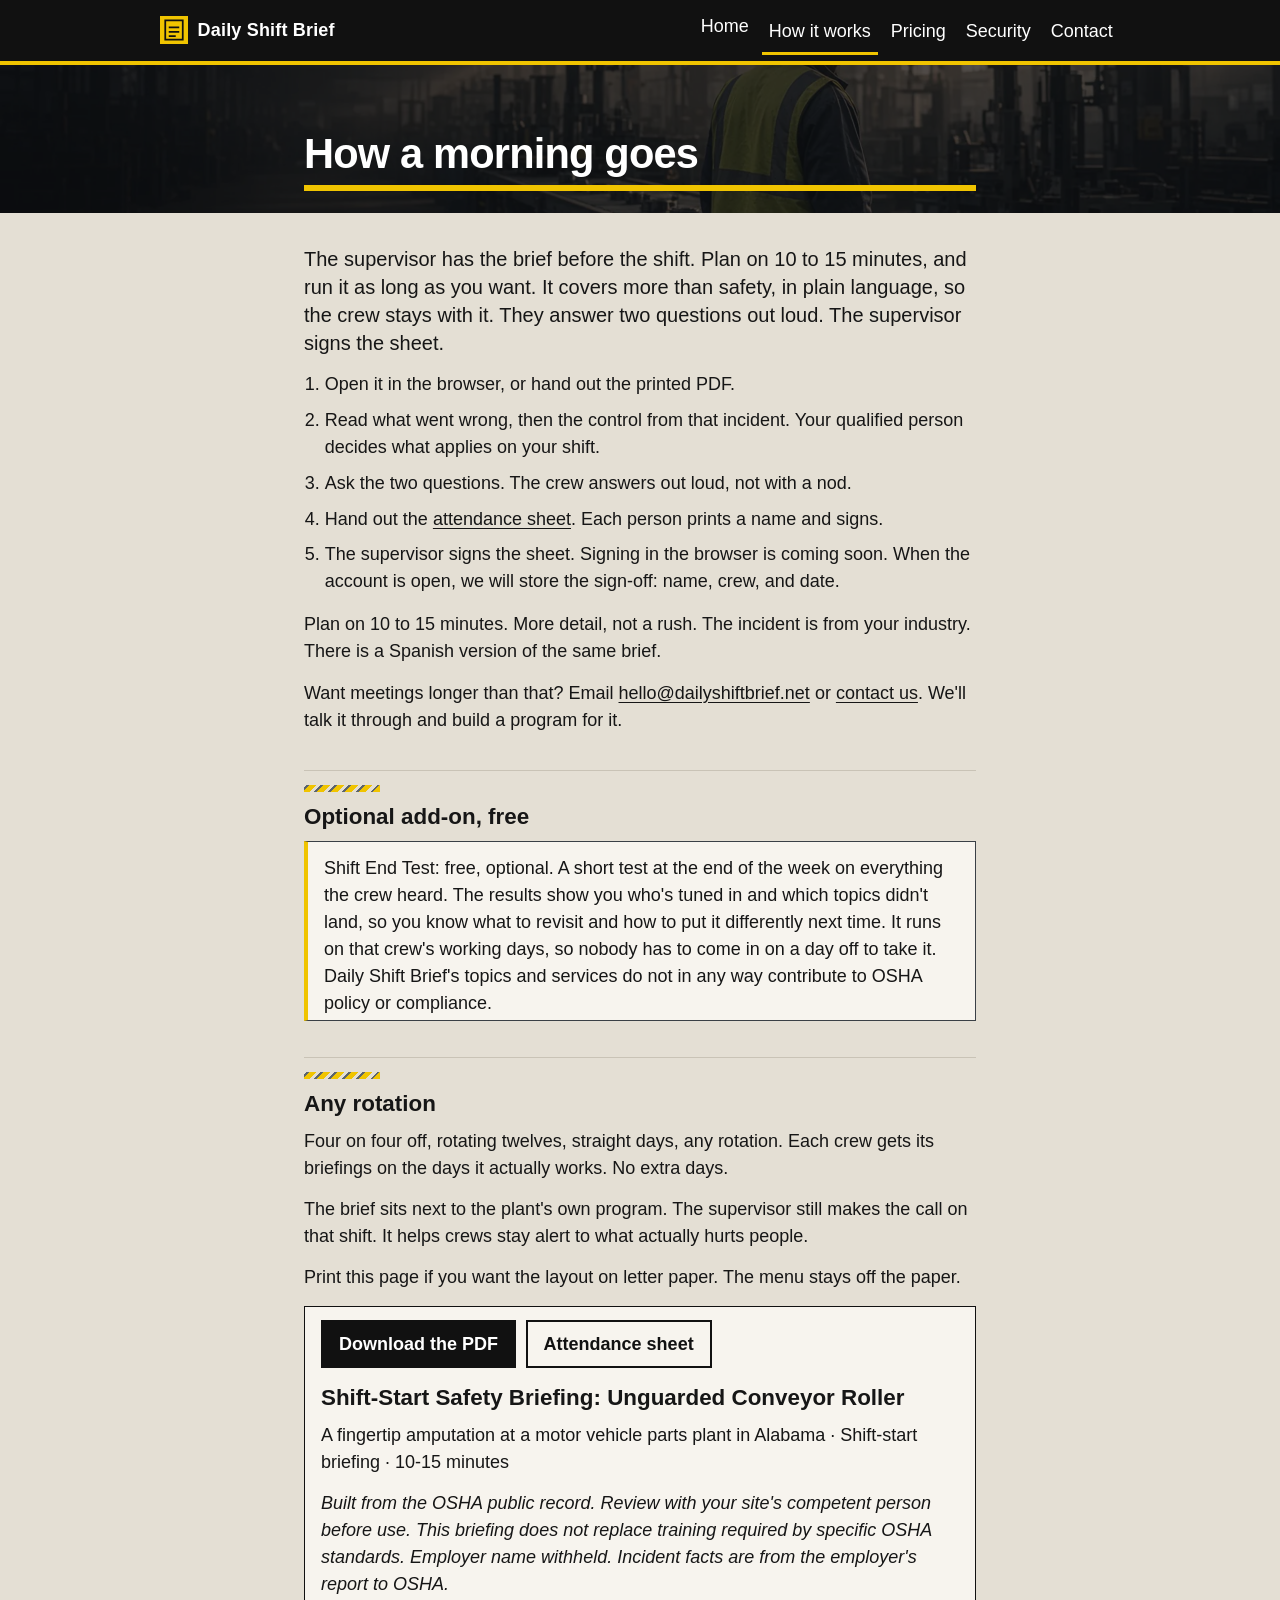
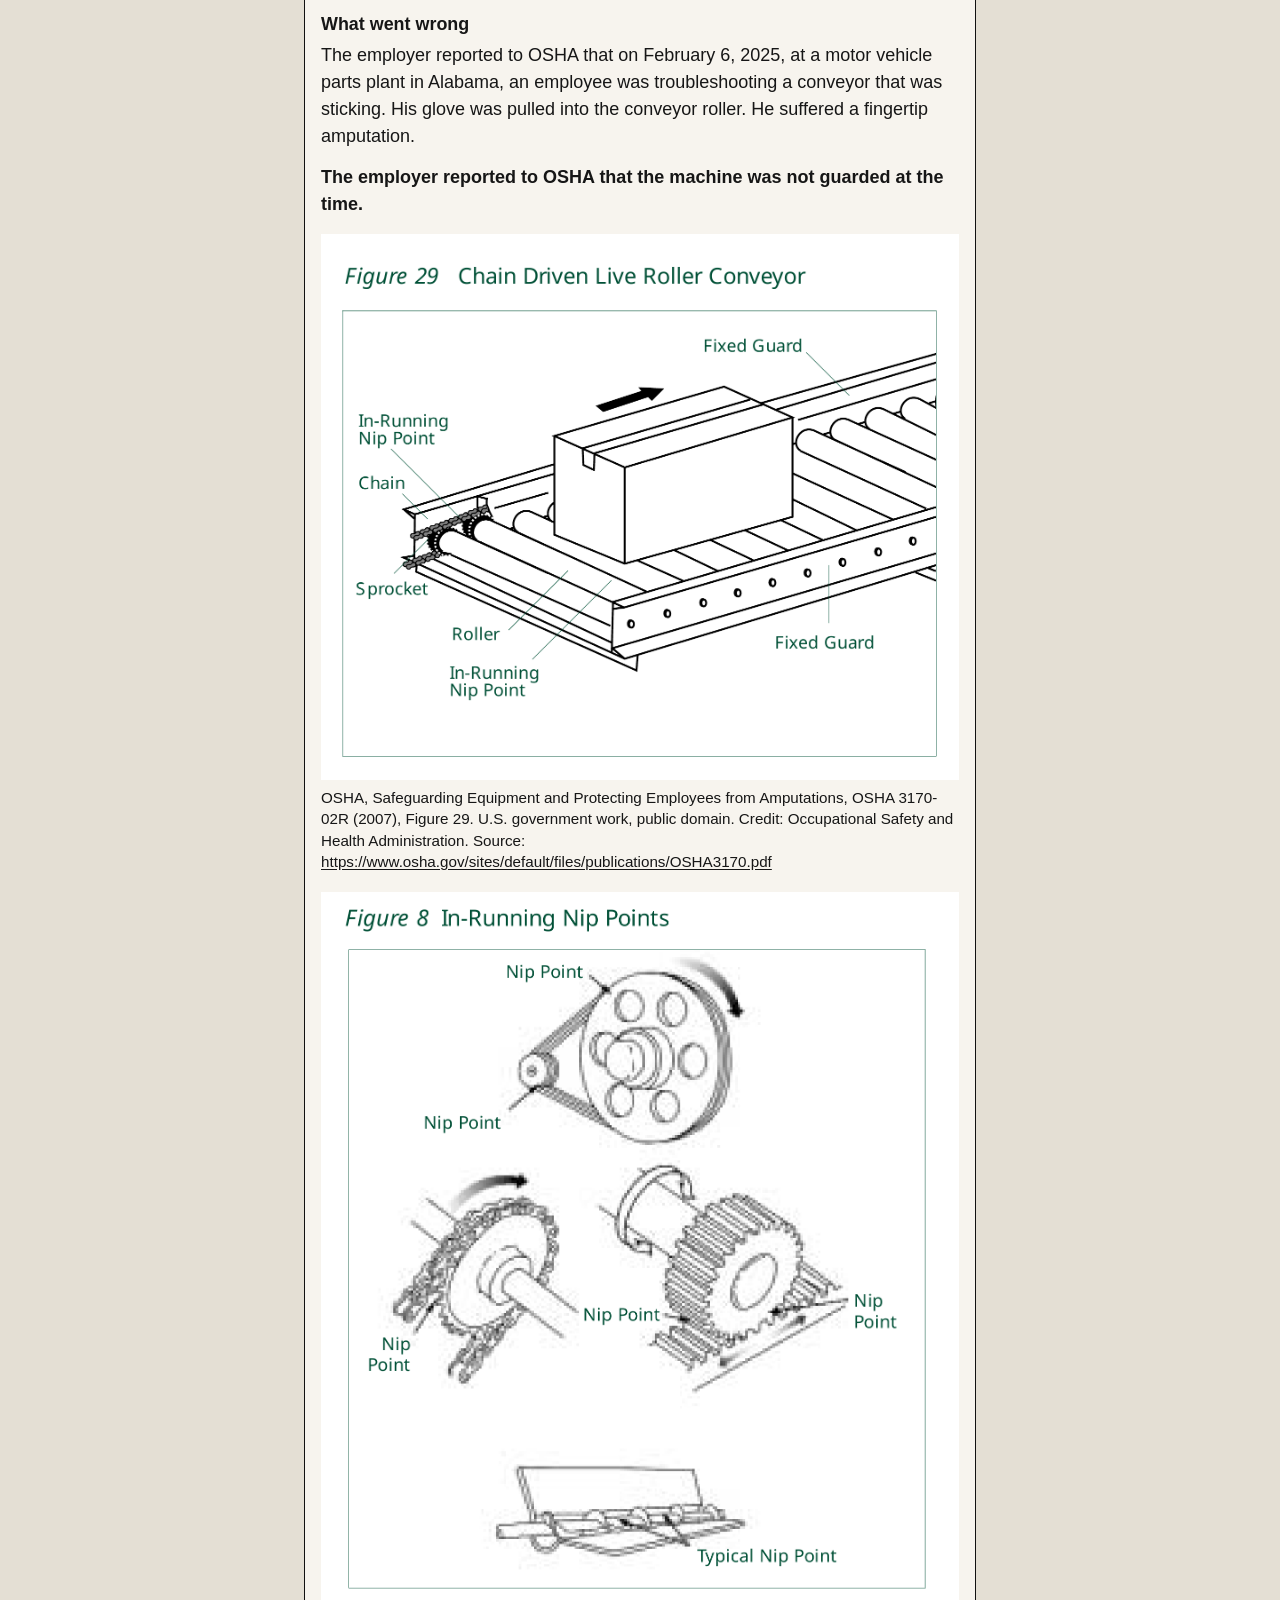
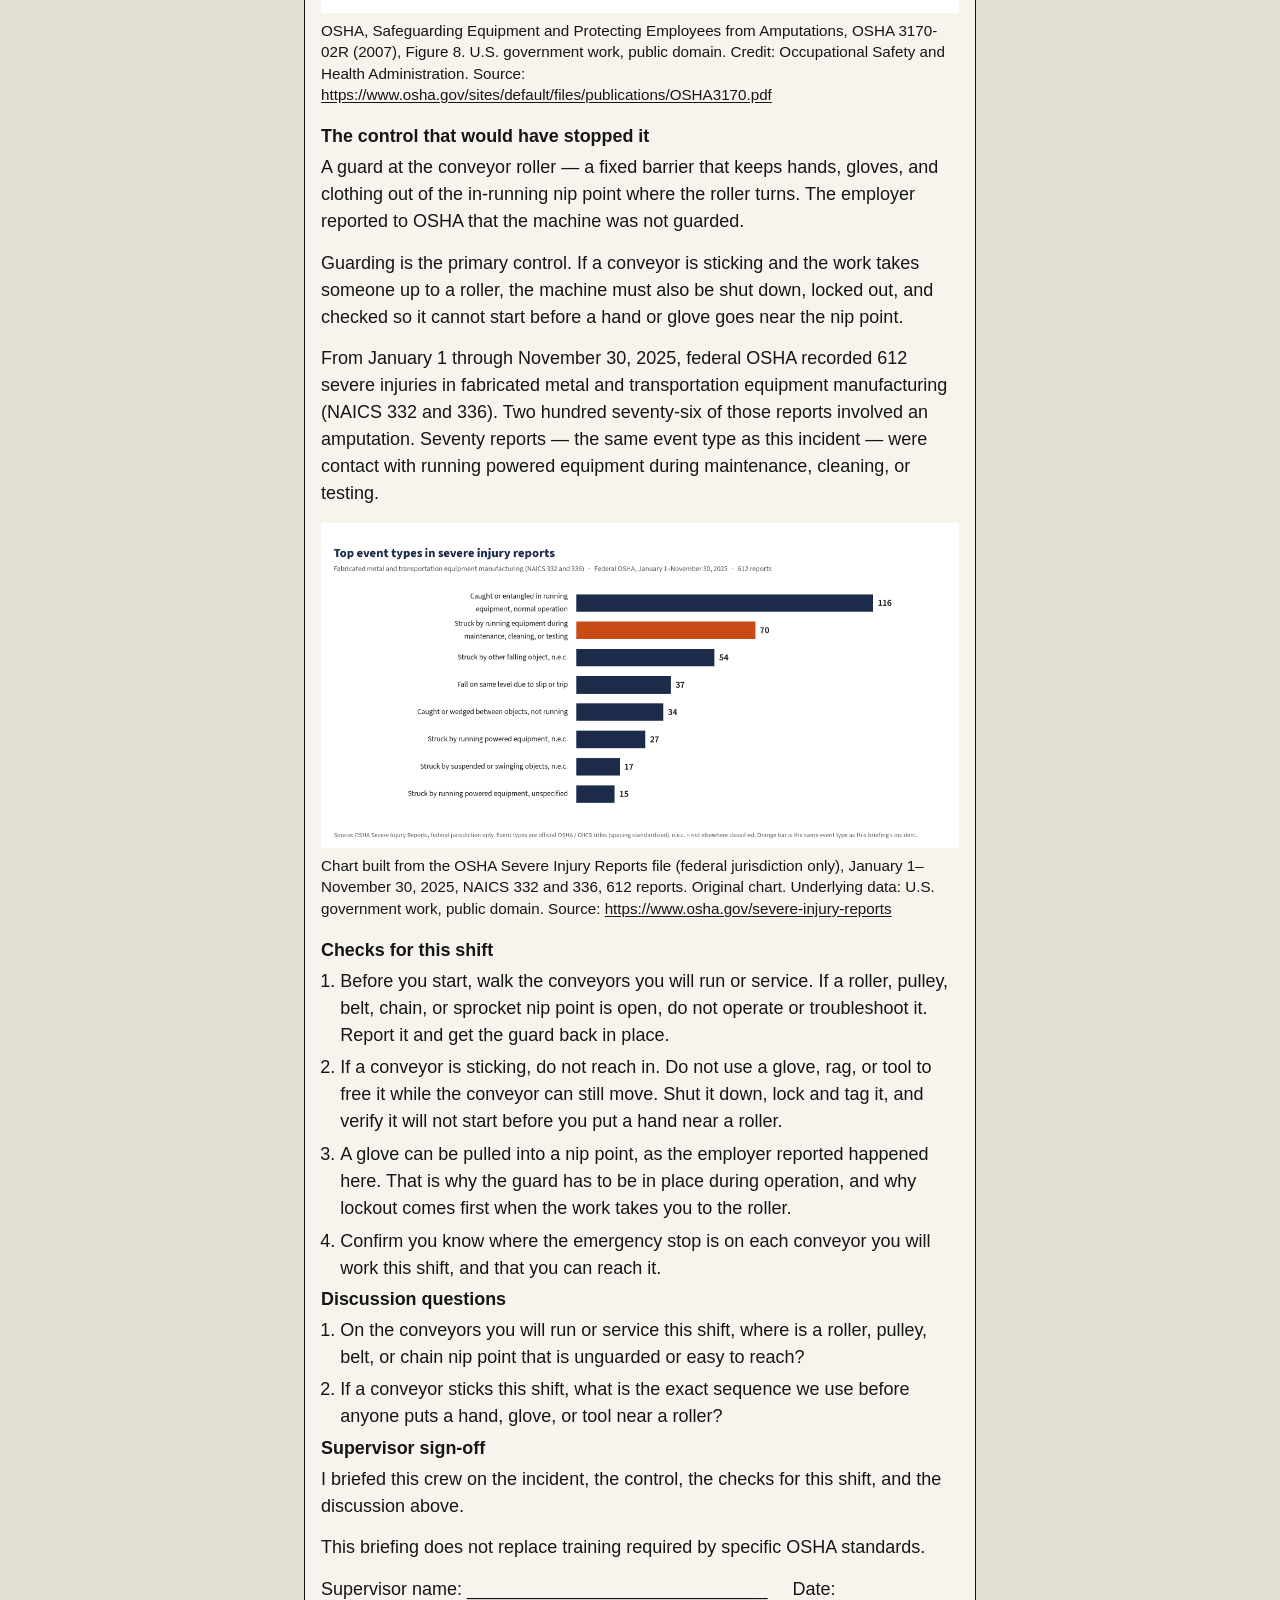
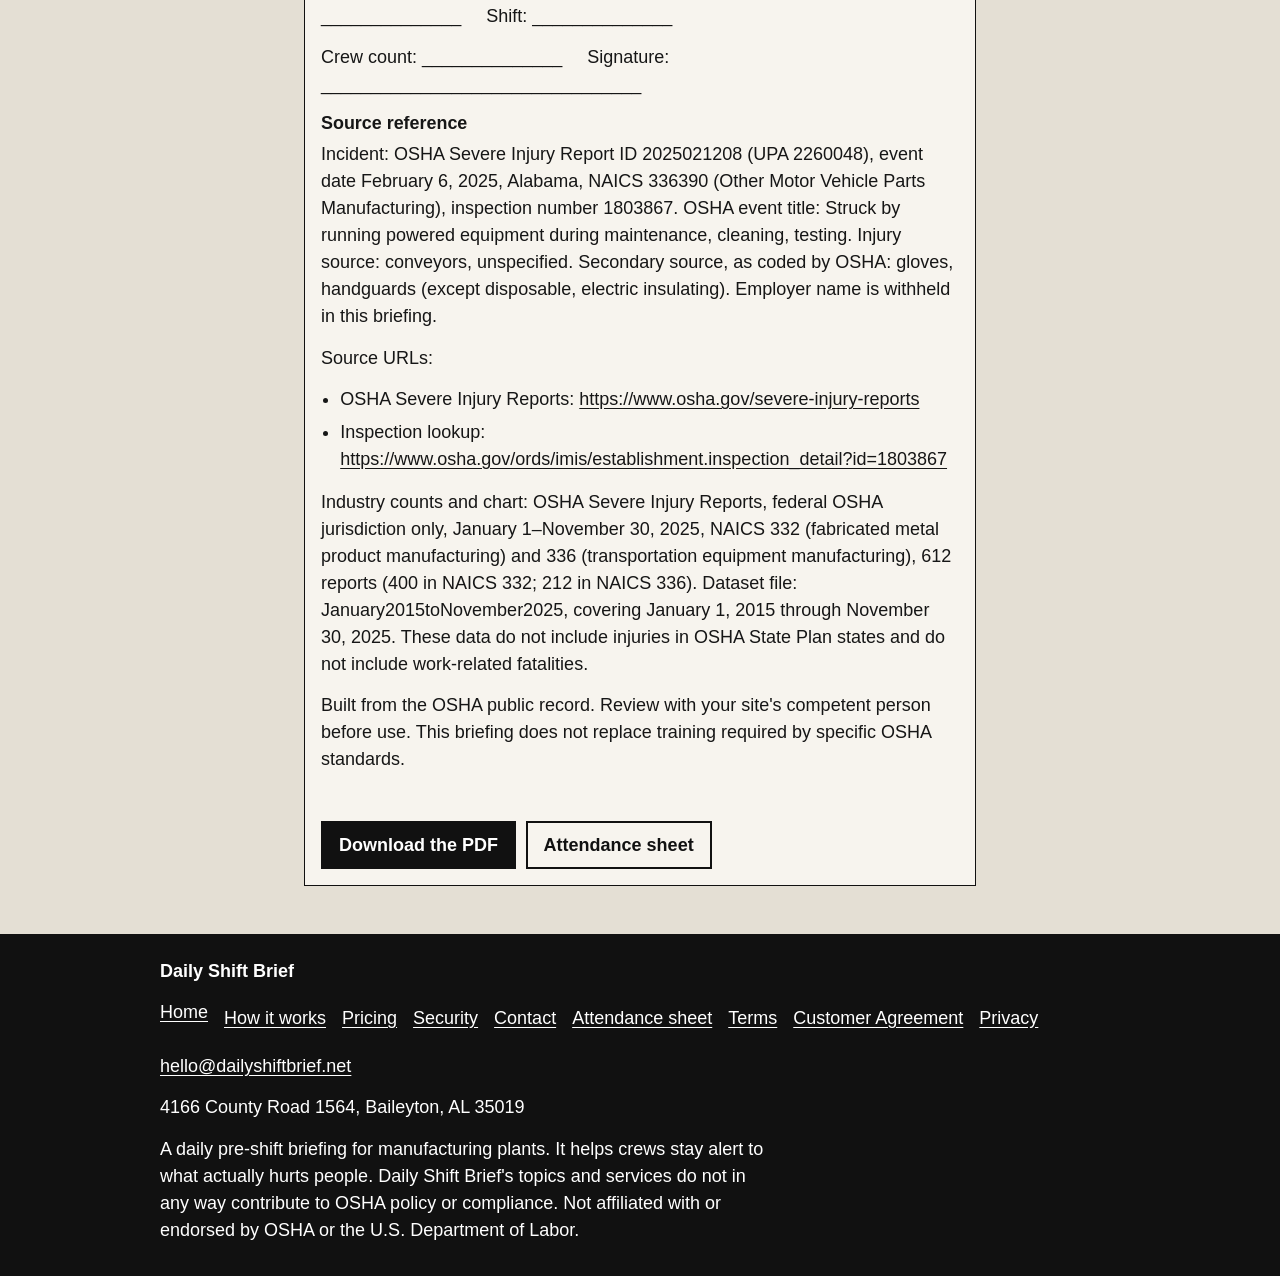
<file: how-it-works.html>
<!DOCTYPE html>
<html lang="en">
<head>
  <meta charset="utf-8">
  <meta name="viewport" content="width=device-width, initial-scale=1">
  <title>How it works | Daily Shift Brief</title>
  <meta name="description" content="How a Daily Shift Brief morning runs. Plan on 10 to 15 minutes. Supervisors can run it longer. The sample brief is an unguarded conveyor roller. Employer name withheld.">
  <meta property="og:site_name" content="Daily Shift Brief">
  <meta property="og:type" content="website">
  <meta property="og:title" content="How it works | Daily Shift Brief">
  <meta property="og:description" content="How a Daily Shift Brief morning runs. Plan on 10 to 15 minutes. Supervisors can run it longer. The sample brief is an unguarded conveyor roller. Employer name withheld.">
  <meta property="og:url" content="https://dailyshiftbrief.net/how-it-works.html">
  <meta name="robots" content="index, follow">
  <meta name="theme-color" content="#111111">
  <link rel="icon" href="favicon.svg" type="image/svg+xml">
  <link rel="stylesheet" href="css/site.css">
</head>
<body class="marketing">
  <a class="skip" href="#main">Skip to content</a>
  <header class="site-header">
    <div class="wrap-wide header-inner">
      <a class="brand" href="index.html">
        <svg class="mark" viewBox="0 0 32 32" width="28" height="28" aria-hidden="true" focusable="false">
          <rect width="32" height="32" fill="#f0c400"/>
          <rect x="6" y="5" width="20" height="22" fill="none" stroke="#111" stroke-width="2"/>
          <path d="M10 13h12M10 18h12M10 23h8" stroke="#111" stroke-width="2"/>
        </svg>
        <span>Daily Shift Brief</span>
      </a>
      <nav aria-label="Primary">
        <ul class="nav-list">
          <li><a href="index.html">Home</a></li>
          <li><a href="how-it-works.html" aria-current="page">How it works</a></li>
          <li><a href="pricing.html">Pricing</a></li>
          <li><a href="security.html">Security</a></li>
          <li><a href="contact.html">Contact</a></li>
        </ul>
      </nav>
    </div>
  </header>
  <main id="main" tabindex="-1">
    <div class="no-print">
      <div class="page-banner">
        <!-- Plant-floor photograph, AI-generated by Daily Shift Brief for this site. -->
        <picture>
          <source type="image/webp" srcset="assets/hero/plant-floor-960.webp 960w, assets/hero/plant-floor-1920.webp 1920w" sizes="(max-width: 760px) 320px, 100vw">
          <img src="assets/hero/plant-floor-960.jpg" srcset="assets/hero/plant-floor-960.jpg 960w, assets/hero/plant-floor-1920.jpg 1920w" sizes="(max-width: 760px) 320px, 100vw" alt="" width="1920" height="1080" decoding="async">
        </picture>
        <div class="page-banner-shade" aria-hidden="true"></div>
        <div class="banner-title">
          <h1>How a morning goes</h1>
        </div>
      </div>
      <div class="wrap page-body">
      <p class="lede">The supervisor has the brief before the shift. Plan on 10 to 15 minutes, and run it as long as you want. It covers more than safety, in plain language, so the crew stays with it. They answer two questions out loud. The supervisor signs the sheet.</p>
      <ol class="steps">
        <li>Open it in the browser, or hand out the printed PDF.</li>
        <li>Read what went wrong, then the control from that incident. Your qualified person decides what applies on your shift.</li>
        <li>Ask the two questions. The crew answers out loud, not with a nod.</li>
        <li>Hand out the <a href="attendance-sheet.html">attendance sheet</a>. Each person prints a name and signs.</li>
        <li>The supervisor signs the sheet. Signing in the browser is coming soon. When the account is open, we will store the sign-off: name, crew, and date.</li>
      </ol>
      <p>Plan on 10 to 15 minutes. More detail, not a rush. The incident is from your industry. There is a Spanish version of the same brief.</p>
      <p>Want meetings longer than that? Email <a href="mailto:hello@dailyshiftbrief.net">hello@dailyshiftbrief.net</a> or <a href="contact.html">contact us</a>. We'll talk it through and build a program for it.</p>
      <h2>Optional add-on, free</h2>
      <p class="callout">Shift End Test: free, optional. A short test at the end of the week on everything the crew heard. The results show you who's tuned in and which topics didn't land, so you know what to revisit and how to put it differently next time. It runs on that crew's working days, so nobody has to come in on a day off to take it. Daily Shift Brief's topics and services do not in any way contribute to OSHA policy or compliance.</p>
      <h2>Any rotation</h2>
      <p>Four on four off, rotating twelves, straight days, any rotation. Each crew gets its briefings on the days it actually works. No extra days.</p>
      <p>The brief sits next to the plant's own program. The supervisor still makes the call on that shift. It helps crews stay alert to what actually hurts people.</p>
      <p>Print this page if you want the layout on letter paper. The menu stays off the paper.</p>
      </div>
    </div>

    <div class="wrap">
    <section id="sample-brief" class="sample-brief" aria-labelledby="sample-brief-title">
      <p class="brief-download"><a class="btn btn-solid" href="assets/sample/sample-briefing-conveyor.pdf">Download the PDF</a> <a class="btn btn-line" href="attendance-sheet.html">Attendance sheet</a></p>
      <div class="brief-body" id="sample-top">
        <h2 id="sample-brief-title">Shift-Start Safety Briefing: Unguarded Conveyor Roller</h2>
        <p>A fingertip amputation at a motor vehicle parts plant in Alabama · Shift-start briefing · 10-15 minutes</p>
        <p><em>Built from the OSHA public record. Review with your site's competent person before use. This briefing does not replace training required by specific OSHA standards. Employer name withheld. Incident facts are from the employer's report to OSHA.</em></p>

        <h3>What went wrong</h3>
        <p>The employer reported to OSHA that on February 6, 2025, at a motor vehicle parts plant in Alabama, an employee was troubleshooting a conveyor that was sticking. His glove was pulled into the conveyor roller. He suffered a fingertip amputation.</p>
        <p><strong>The employer reported to OSHA that the machine was not guarded at the time.</strong></p>

        <figure id="fig-conveyor">
          <img src="assets/sample/osha3170_figure29_live_roller_conveyor.png" alt="OSHA Figure 29: chain-driven live roller conveyor, with in-running nip points and fixed guards labeled">
          <figcaption>OSHA, Safeguarding Equipment and Protecting Employees from Amputations, OSHA 3170-02R (2007), Figure 29. U.S. government work, public domain. Credit: Occupational Safety and Health Administration. Source: <a href="https://www.osha.gov/sites/default/files/publications/OSHA3170.pdf">https://www.osha.gov/sites/default/files/publications/OSHA3170.pdf</a></figcaption>
        </figure>

        <figure id="fig-nip">
          <img src="assets/sample/osha3170_figure08_inrunning_nip_points.png" alt="OSHA Figure 8: in-running nip points on belts, pulleys, chains, gears, and rollers">
          <figcaption>OSHA, Safeguarding Equipment and Protecting Employees from Amputations, OSHA 3170-02R (2007), Figure 8. U.S. government work, public domain. Credit: Occupational Safety and Health Administration. Source: <a href="https://www.osha.gov/sites/default/files/publications/OSHA3170.pdf">https://www.osha.gov/sites/default/files/publications/OSHA3170.pdf</a></figcaption>
        </figure>

        <h3>The control that would have stopped it</h3>
        <p>A guard at the conveyor roller — a fixed barrier that keeps hands, gloves, and clothing out of the in-running nip point where the roller turns. The employer reported to OSHA that the machine was not guarded.</p>
        <p>Guarding is the primary control. If a conveyor is sticking and the work takes someone up to a roller, the machine must also be shut down, locked out, and checked so it cannot start before a hand or glove goes near the nip point.</p>
        <p>From January 1 through November 30, 2025, federal OSHA recorded 612 severe injuries in fabricated metal and transportation equipment manufacturing (NAICS 332 and 336). Two hundred seventy-six of those reports involved an amputation. Seventy reports — the same event type as this incident — were contact with running powered equipment during maintenance, cleaning, or testing.</p>

        <figure id="fig-chart">
          <img src="assets/sample/event_types_naics_332_336_2025.png" alt="Bar chart of top severe-injury event types in NAICS 332 and 336, January–November 2025">
          <figcaption>Chart built from the OSHA Severe Injury Reports file (federal jurisdiction only), January 1–November 30, 2025, NAICS 332 and 336, 612 reports. Original chart. Underlying data: U.S. government work, public domain. Source: <a href="https://www.osha.gov/severe-injury-reports">https://www.osha.gov/severe-injury-reports</a></figcaption>
        </figure>

        <h3>Checks for this shift</h3>
        <ol>
          <li>Before you start, walk the conveyors you will run or service. If a roller, pulley, belt, chain, or sprocket nip point is open, do not operate or troubleshoot it. Report it and get the guard back in place.</li>
          <li>If a conveyor is sticking, do not reach in. Do not use a glove, rag, or tool to free it while the conveyor can still move. Shut it down, lock and tag it, and verify it will not start before you put a hand near a roller.</li>
          <li>A glove can be pulled into a nip point, as the employer reported happened here. That is why the guard has to be in place during operation, and why lockout comes first when the work takes you to the roller.</li>
          <li>Confirm you know where the emergency stop is on each conveyor you will work this shift, and that you can reach it.</li>
        </ol>

        <h3>Discussion questions</h3>
        <ol>
          <li>On the conveyors you will run or service this shift, where is a roller, pulley, belt, or chain nip point that is unguarded or easy to reach?</li>
          <li>If a conveyor sticks this shift, what is the exact sequence we use before anyone puts a hand, glove, or tool near a roller?</li>
        </ol>

        <h3>Supervisor sign-off</h3>
        <p>I briefed this crew on the incident, the control, the checks for this shift, and the discussion above.</p>
        <p>This briefing does not replace training required by specific OSHA standards.</p>
        <p class="signoff-lines">Supervisor name: ______________________________ &nbsp;&nbsp;&nbsp; Date: ______________ &nbsp;&nbsp;&nbsp; Shift: ______________</p>
        <p class="signoff-lines">Crew count: ______________ &nbsp;&nbsp;&nbsp; Signature: ________________________________</p>

        <h3>Source reference</h3>
        <p>Incident: OSHA Severe Injury Report ID 2025021208 (UPA 2260048), event date February 6, 2025, Alabama, NAICS 336390 (Other Motor Vehicle Parts Manufacturing), inspection number 1803867. OSHA event title: Struck by running powered equipment during maintenance, cleaning, testing. Injury source: conveyors, unspecified. Secondary source, as coded by OSHA: gloves, handguards (except disposable, electric insulating). Employer name is withheld in this briefing.</p>
        <p>Source URLs:</p>
        <ul>
          <li>OSHA Severe Injury Reports: <a href="https://www.osha.gov/severe-injury-reports">https://www.osha.gov/severe-injury-reports</a></li>
          <li>Inspection lookup: <a href="https://www.osha.gov/ords/imis/establishment.inspection_detail?id=1803867">https://www.osha.gov/ords/imis/establishment.inspection_detail?id=1803867</a></li>
        </ul>
        <p>Industry counts and chart: OSHA Severe Injury Reports, federal OSHA jurisdiction only, January 1–November 30, 2025, NAICS 332 (fabricated metal product manufacturing) and 336 (transportation equipment manufacturing), 612 reports (400 in NAICS 332; 212 in NAICS 336). Dataset file: January2015toNovember2025, covering January 1, 2015 through November 30, 2025. These data do not include injuries in OSHA State Plan states and do not include work-related fatalities.</p>
        <p>Built from the OSHA public record. Review with your site's competent person before use. This briefing does not replace training required by specific OSHA standards.</p>
      </div>
      <p class="brief-download brief-download-bottom"><a class="btn btn-solid" href="assets/sample/sample-briefing-conveyor.pdf">Download the PDF</a> <a class="btn btn-line" href="attendance-sheet.html">Attendance sheet</a></p>
    </section>
    </div>
  </main>
  <footer class="site-footer">
    <div class="wrap-wide">
      <p class="footer-name">Daily Shift Brief</p>
      <ul class="footer-nav">
        <li><a href="index.html">Home</a></li>
        <li><a href="how-it-works.html" aria-current="page">How it works</a></li>
        <li><a href="pricing.html">Pricing</a></li>
        <li><a href="security.html">Security</a></li>
        <li><a href="contact.html">Contact</a></li>
        <li><a href="attendance-sheet.html">Attendance sheet</a></li>
        <li><a href="terms.html">Terms</a></li>
        <li><a href="customer-agreement.html">Customer Agreement</a></li>
        <li><a href="privacy.html">Privacy</a></li>
      </ul>
      <p><a href="mailto:hello@dailyshiftbrief.net">hello@dailyshiftbrief.net</a></p>
      <p data-field="business-address"></p>
      <noscript><p>Mailing address: the BUSINESS_ADDRESS line in config.js.</p></noscript>
      <p class="footer-note">A daily pre-shift briefing for manufacturing plants. It helps crews stay alert to what actually hurts people. Daily Shift Brief's topics and services do not in any way contribute to OSHA policy or compliance. Not affiliated with or endorsed by OSHA or the U.S. Department of Labor.</p>
    </div>
  </footer>
  <script src="config.js"></script>
</body>
</html>
</file>
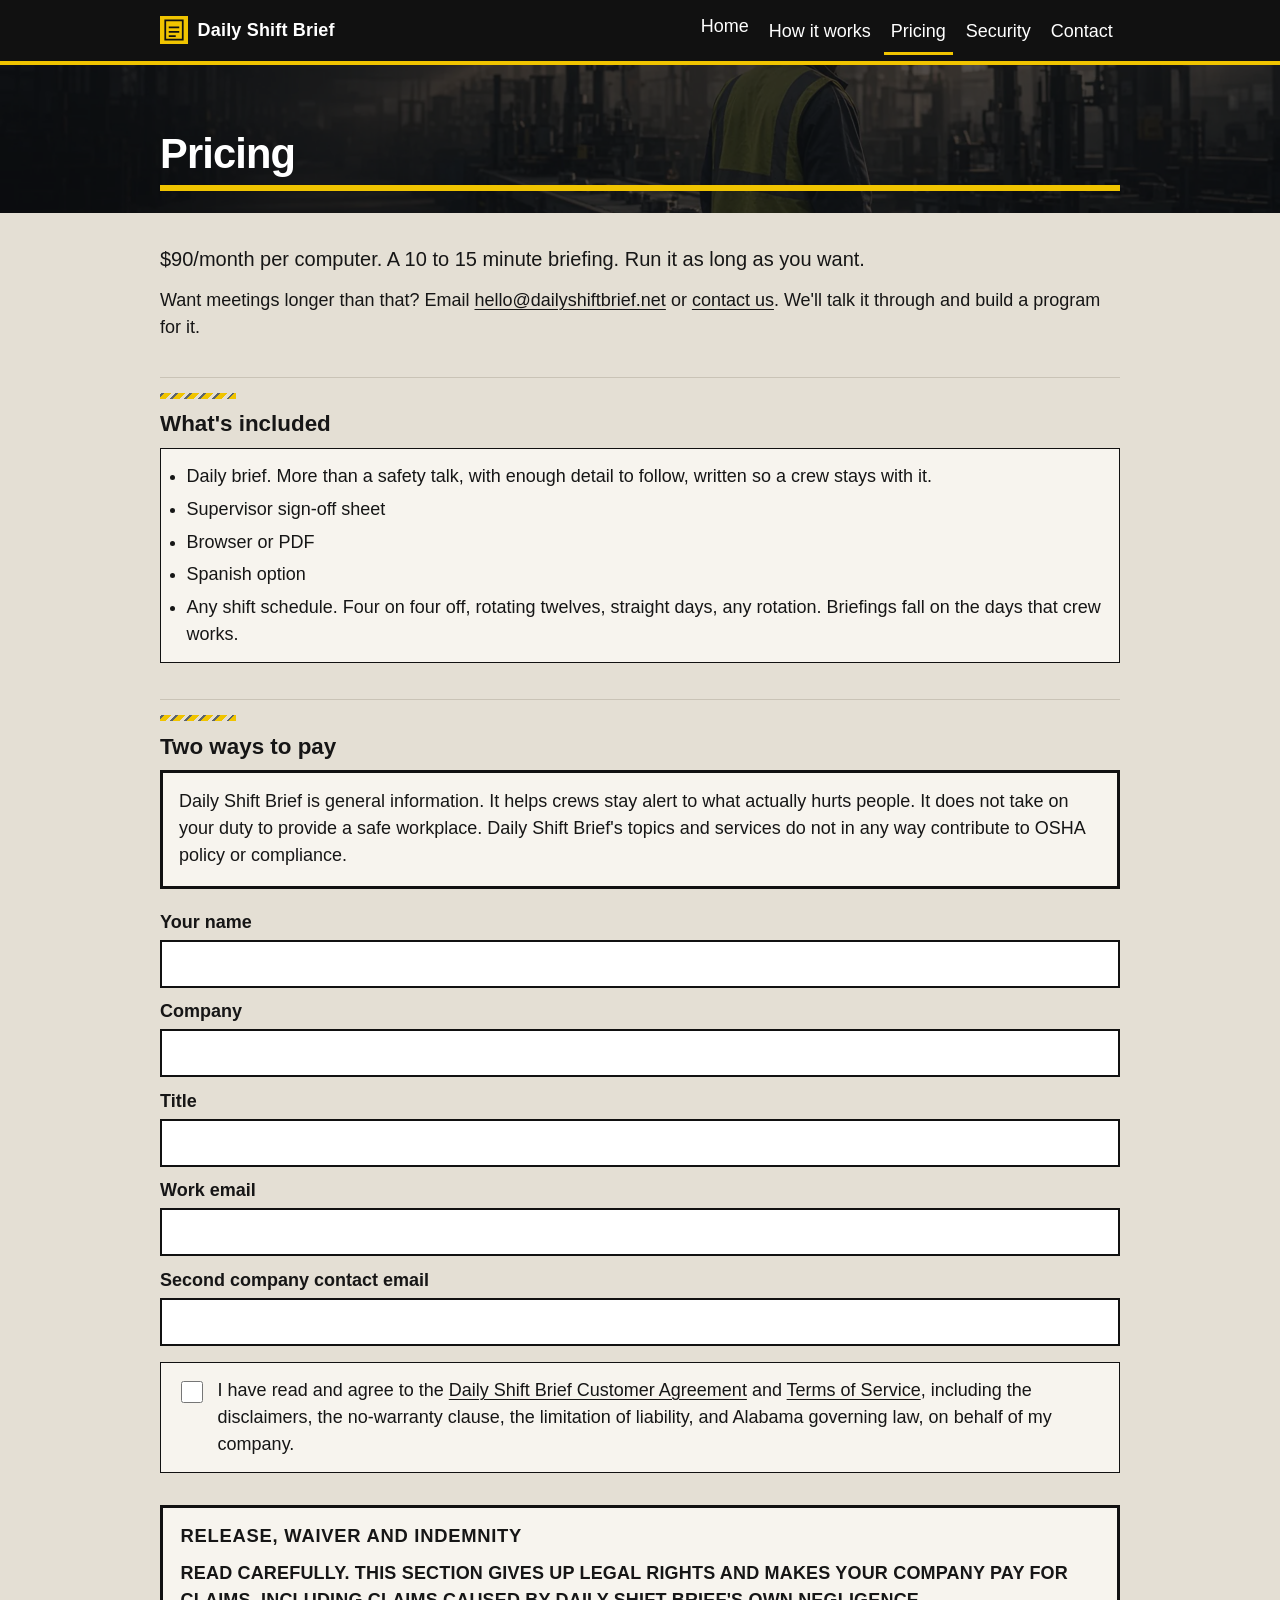
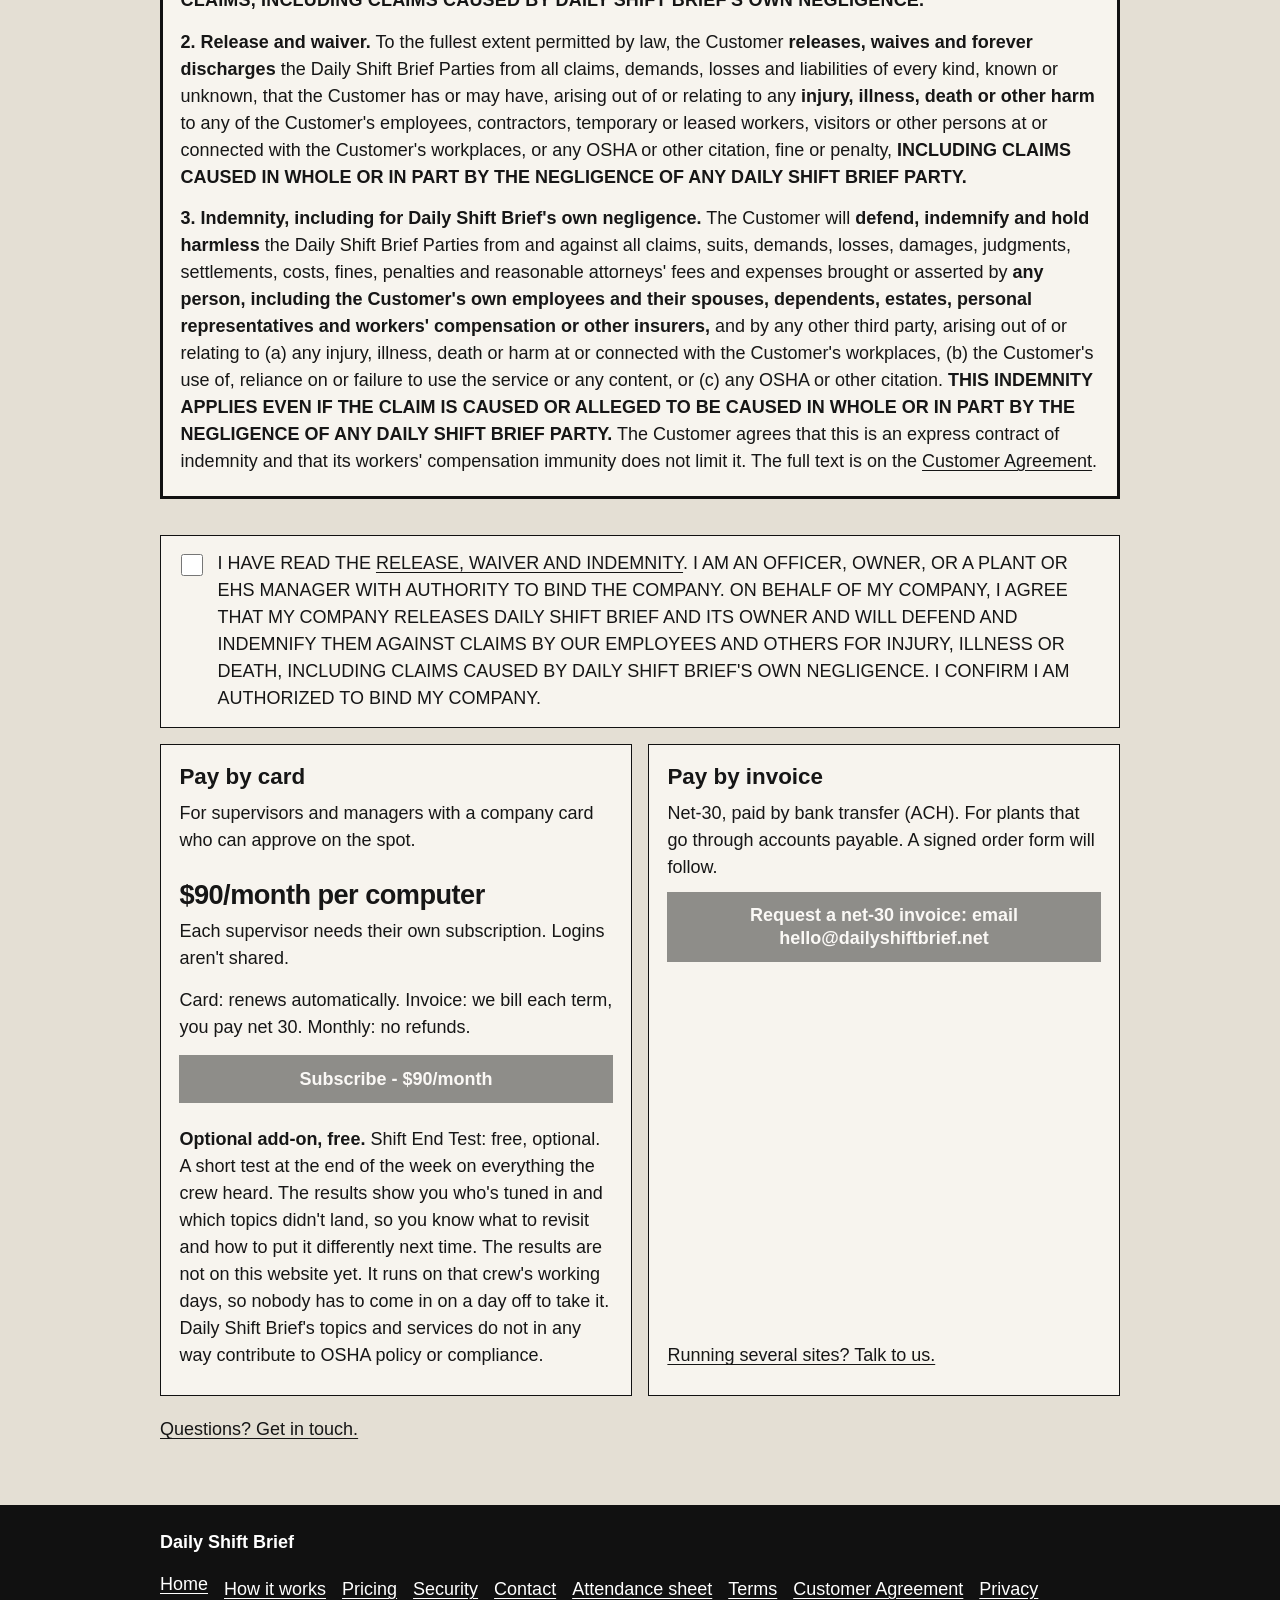
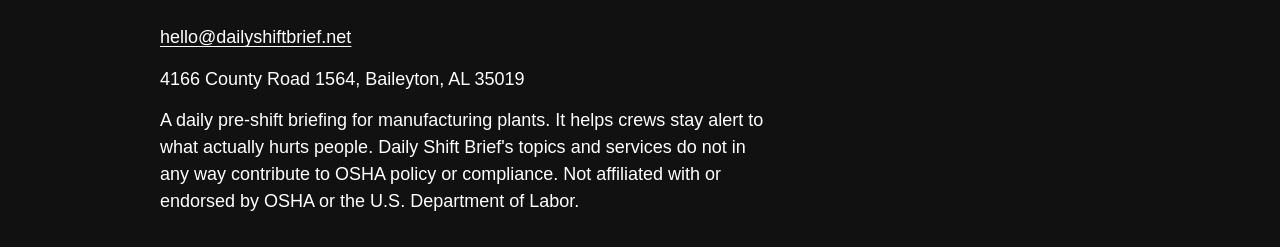
<file: pricing.html>
<!DOCTYPE html>
<html lang="en">
<head>
  <meta charset="utf-8">
  <meta name="viewport" content="width=device-width, initial-scale=1">
  <title>Pricing | Daily Shift Brief</title>
  <meta name="description" content="Daily Shift Brief is $90/month per computer. A 10 to 15 minute briefing. Pay by card, or request a net-30 invoice paid by bank transfer.">
  <meta property="og:site_name" content="Daily Shift Brief">
  <meta property="og:type" content="website">
  <meta property="og:title" content="Pricing | Daily Shift Brief">
  <meta property="og:description" content="Daily Shift Brief is $90/month per computer. A 10 to 15 minute briefing. Pay by card, or request a net-30 invoice paid by bank transfer.">
  <meta property="og:url" content="https://dailyshiftbrief.net/pricing.html">
  <meta name="robots" content="index, follow">
  <meta name="theme-color" content="#111111">
  <link rel="icon" href="favicon.svg" type="image/svg+xml">
  <link rel="stylesheet" href="css/site.css">
</head>
<body class="marketing">
  <a class="skip" href="#main">Skip to content</a>
  <header class="site-header">
    <div class="wrap-wide header-inner">
      <a class="brand" href="index.html">
        <svg class="mark" viewBox="0 0 32 32" width="28" height="28" aria-hidden="true" focusable="false">
          <rect width="32" height="32" fill="#f0c400"/>
          <rect x="6" y="5" width="20" height="22" fill="none" stroke="#111" stroke-width="2"/>
          <path d="M10 13h12M10 18h12M10 23h8" stroke="#111" stroke-width="2"/>
        </svg>
        <span>Daily Shift Brief</span>
      </a>
      <nav aria-label="Primary">
        <ul class="nav-list">
          <li><a href="index.html">Home</a></li>
          <li><a href="how-it-works.html">How it works</a></li>
          <li><a href="pricing.html" aria-current="page">Pricing</a></li>
          <li><a href="security.html">Security</a></li>
          <li><a href="contact.html">Contact</a></li>
        </ul>
      </nav>
    </div>
  </header>
  <main id="main" tabindex="-1">
    <div class="page-banner wide">
      <!-- Plant-floor photograph, AI-generated by Daily Shift Brief for this site. -->
      <picture>
        <source type="image/webp" srcset="assets/hero/plant-floor-960.webp 960w, assets/hero/plant-floor-1920.webp 1920w" sizes="(max-width: 760px) 320px, 100vw">
        <img src="assets/hero/plant-floor-960.jpg" srcset="assets/hero/plant-floor-960.jpg 960w, assets/hero/plant-floor-1920.jpg 1920w" sizes="(max-width: 760px) 320px, 100vw" alt="" width="1920" height="1080" decoding="async">
      </picture>
      <div class="page-banner-shade" aria-hidden="true"></div>
      <div class="banner-title">
        <h1>Pricing</h1>
      </div>
    </div>
    <div class="wrap-wide page-body">
    <p class="lede">$90/month per computer. A 10 to 15 minute briefing. Run it as long as you want.</p>
    <p>Want meetings longer than that? Email <a href="mailto:hello@dailyshiftbrief.net">hello@dailyshiftbrief.net</a> or <a href="contact.html">contact us</a>. We'll talk it through and build a program for it.</p>
    <h2>What's included</h2>
    <ul class="includes">
      <li>Daily brief. More than a safety talk, with enough detail to follow, written so a crew stays with it.</li>
      <li>Supervisor sign-off sheet</li>
      <li>Browser or PDF</li>
      <li>Spanish option</li>
      <li>Any shift schedule. Four on four off, rotating twelves, straight days, any rotation. Briefings fall on the days that crew works.</li>
    </ul>

    <!-- PRICE-BLOCK: only place the subscription amounts are written. Change both figures here. -->
    <h2>Two ways to pay</h2>
    <aside class="legal-warn" aria-label="Important">
      <p>Daily Shift Brief is general information. It helps crews stay alert to what actually hurts people. It does not take on your duty to provide a safe workplace. Daily Shift Brief's topics and services do not in any way contribute to OSHA policy or compliance.</p>
    </aside>
    <div class="order-fields">
      <label for="accept-name">Your name
        <input id="accept-name" name="accept-name" autocomplete="name" required>
      </label>
      <label for="accept-company">Company
        <input id="accept-company" name="accept-company" autocomplete="organization" required>
      </label>
      <label for="accept-title">Title
        <input id="accept-title" name="accept-title" autocomplete="organization-title" required>
      </label>
      <label for="accept-email">Work email
        <input id="accept-email" name="accept-email" type="email" autocomplete="email" required>
      </label>
      <label for="accept-second-email">Second company contact email
        <input id="accept-second-email" name="accept-second-email" type="email" autocomplete="email" required>
      </label>
    </div>
    <div class="agree-stack">
      <div class="agree-box">
        <input type="checkbox" id="agree-terms" name="agree-terms">
        <label for="agree-terms">I have read and agree to the <a href="customer-agreement.html" target="_blank" rel="noopener">Daily Shift Brief Customer Agreement</a> and <a href="terms.html" target="_blank" rel="noopener">Terms of Service</a>, including the disclaimers, the no-warranty clause, the limitation of liability, and Alabama governing law, on behalf of my company.</label>
      </div>
      <section class="release-box" aria-label="Release, Waiver and Indemnity">
        <h2>RELEASE, WAIVER AND INDEMNITY</h2>
        <p class="legal-caps">READ CAREFULLY. THIS SECTION GIVES UP LEGAL RIGHTS AND MAKES YOUR COMPANY PAY FOR CLAIMS, INCLUDING CLAIMS CAUSED BY DAILY SHIFT BRIEF'S OWN NEGLIGENCE.</p>
        <p><strong>2. Release and waiver.</strong> To the fullest extent permitted by law, the Customer <strong>releases, waives and forever discharges</strong> the Daily Shift Brief Parties from all claims, demands, losses and liabilities of every kind, known or unknown, that the Customer has or may have, arising out of or relating to any <strong>injury, illness, death or other harm</strong> to any of the Customer's employees, contractors, temporary or leased workers, visitors or other persons at or connected with the Customer's workplaces, or any OSHA or other citation, fine or penalty, <strong>INCLUDING CLAIMS CAUSED IN WHOLE OR IN PART BY THE NEGLIGENCE OF ANY DAILY SHIFT BRIEF PARTY.</strong></p>
        <p><strong>3. Indemnity, including for Daily Shift Brief's own negligence.</strong> The Customer will <strong>defend, indemnify and hold harmless</strong> the Daily Shift Brief Parties from and against all claims, suits, demands, losses, damages, judgments, settlements, costs, fines, penalties and reasonable attorneys' fees and expenses brought or asserted by <strong>any person, including the Customer's own employees and their spouses, dependents, estates, personal representatives and workers' compensation or other insurers,</strong> and by any other third party, arising out of or relating to (a) any injury, illness, death or harm at or connected with the Customer's workplaces, (b) the Customer's use of, reliance on or failure to use the service or any content, or (c) any OSHA or other citation. <strong>THIS INDEMNITY APPLIES EVEN IF THE CLAIM IS CAUSED OR ALLEGED TO BE CAUSED IN WHOLE OR IN PART BY THE NEGLIGENCE OF ANY DAILY SHIFT BRIEF PARTY.</strong> The Customer agrees that this is an express contract of indemnity and that its workers' compensation immunity does not limit it. The full text is on the <a href="customer-agreement.html#release" target="_blank" rel="noopener">Customer Agreement</a>.</p>
      </section>
      <div class="agree-box">
        <input type="checkbox" id="agree-release" name="agree-release">
        <label for="agree-release">I HAVE READ THE <a href="customer-agreement.html#release" target="_blank" rel="noopener">RELEASE, WAIVER AND INDEMNITY</a>. I AM AN OFFICER, OWNER, OR A PLANT OR EHS MANAGER WITH AUTHORITY TO BIND THE COMPANY. ON BEHALF OF <span id="release-company-label">MY COMPANY</span>, I AGREE THAT MY COMPANY RELEASES DAILY SHIFT BRIEF AND ITS OWNER AND WILL DEFEND AND INDEMNIFY THEM AGAINST CLAIMS BY OUR EMPLOYEES AND OTHERS FOR INJURY, ILLNESS OR DEATH, INCLUDING CLAIMS CAUSED BY DAILY SHIFT BRIEF'S OWN NEGLIGENCE. I CONFIRM I AM AUTHORIZED TO BIND MY COMPANY.</label>
      </div>
    </div>
    <noscript>
      <p>By contacting us or ordering, you agree to the <a href="customer-agreement.html">Customer Agreement</a>, the <a href="terms.html">Terms of Service</a>, and the <a href="customer-agreement.html#release">Release, Waiver and Indemnity</a>, including indemnity for Daily Shift Brief's own negligence. A signed order form will follow for an invoice.</p>
    </noscript>
    <div class="pay-grid">
      <section class="pay-card" aria-labelledby="pay-card-title">
        <h2 id="pay-card-title">Pay by card</h2>
        <p>For supervisors and managers with a company card who can approve on the spot.</p>
        <div class="plan">
          <p class="amount" id="price-month">$90/month per computer</p>
          <p>Each supervisor needs their own subscription. Logins aren't shared.</p>
          <p class="renew-note">Card: renews automatically. Invoice: we bill each term, you pay net 30. Monthly: no refunds.</p>
          <a class="btn btn-block btn-solid" id="subscribe-monthly" href="https://buy.stripe.com/eVq8wIfbBaaVaqGclF9fW00" aria-describedby="price-month" aria-label="Subscribe - $90/month">Subscribe - $90/month</a>
        </div>
        <p class="addon-note"><strong>Optional add-on, free.</strong> Shift End Test: free, optional. A short test at the end of the week on everything the crew heard. The results show you who's tuned in and which topics didn't land, so you know what to revisit and how to put it differently next time. The results are not on this website yet. It runs on that crew's working days, so nobody has to come in on a day off to take it. Daily Shift Brief's topics and services do not in any way contribute to OSHA policy or compliance.</p>
      </section>
      <section class="pay-card" aria-labelledby="pay-invoice-title">
        <h2 id="pay-invoice-title">Pay by invoice</h2>
        <p>Net-30, paid by bank transfer (ACH). For plants that go through accounts payable. A signed order form will follow.</p>
        <p><a class="btn btn-block btn-solid" id="request-invoice" href="mailto:hello@dailyshiftbrief.net">Request a net-30 invoice: email hello@dailyshiftbrief.net</a></p>
        <p class="aside-link"><a href="contact.html">Running several sites? Talk to us.</a></p>
      </section>
    </div>
    <!-- /PRICE-BLOCK -->

    <p class="questions"><a href="contact.html">Questions? Get in touch.</a></p>
    </div>
  </main>
  <footer class="site-footer">
    <div class="wrap-wide">
      <p class="footer-name">Daily Shift Brief</p>
      <ul class="footer-nav">
        <li><a href="index.html">Home</a></li>
        <li><a href="how-it-works.html">How it works</a></li>
        <li><a href="pricing.html" aria-current="page">Pricing</a></li>
        <li><a href="security.html">Security</a></li>
        <li><a href="contact.html">Contact</a></li>
        <li><a href="attendance-sheet.html">Attendance sheet</a></li>
        <li><a href="terms.html">Terms</a></li>
        <li><a href="customer-agreement.html">Customer Agreement</a></li>
        <li><a href="privacy.html">Privacy</a></li>
      </ul>
      <p><a href="mailto:hello@dailyshiftbrief.net">hello@dailyshiftbrief.net</a></p>
      <p data-field="business-address"></p>
      <noscript><p>Mailing address: the BUSINESS_ADDRESS line in config.js.</p></noscript>
      <p class="footer-note">A daily pre-shift briefing for manufacturing plants. It helps crews stay alert to what actually hurts people. Daily Shift Brief's topics and services do not in any way contribute to OSHA policy or compliance. Not affiliated with or endorsed by OSHA or the U.S. Department of Labor.</p>
    </div>
  </footer>
  <script src="config.js"></script>
  <script src="pricing.js"></script>
</body>
</html>
</file>
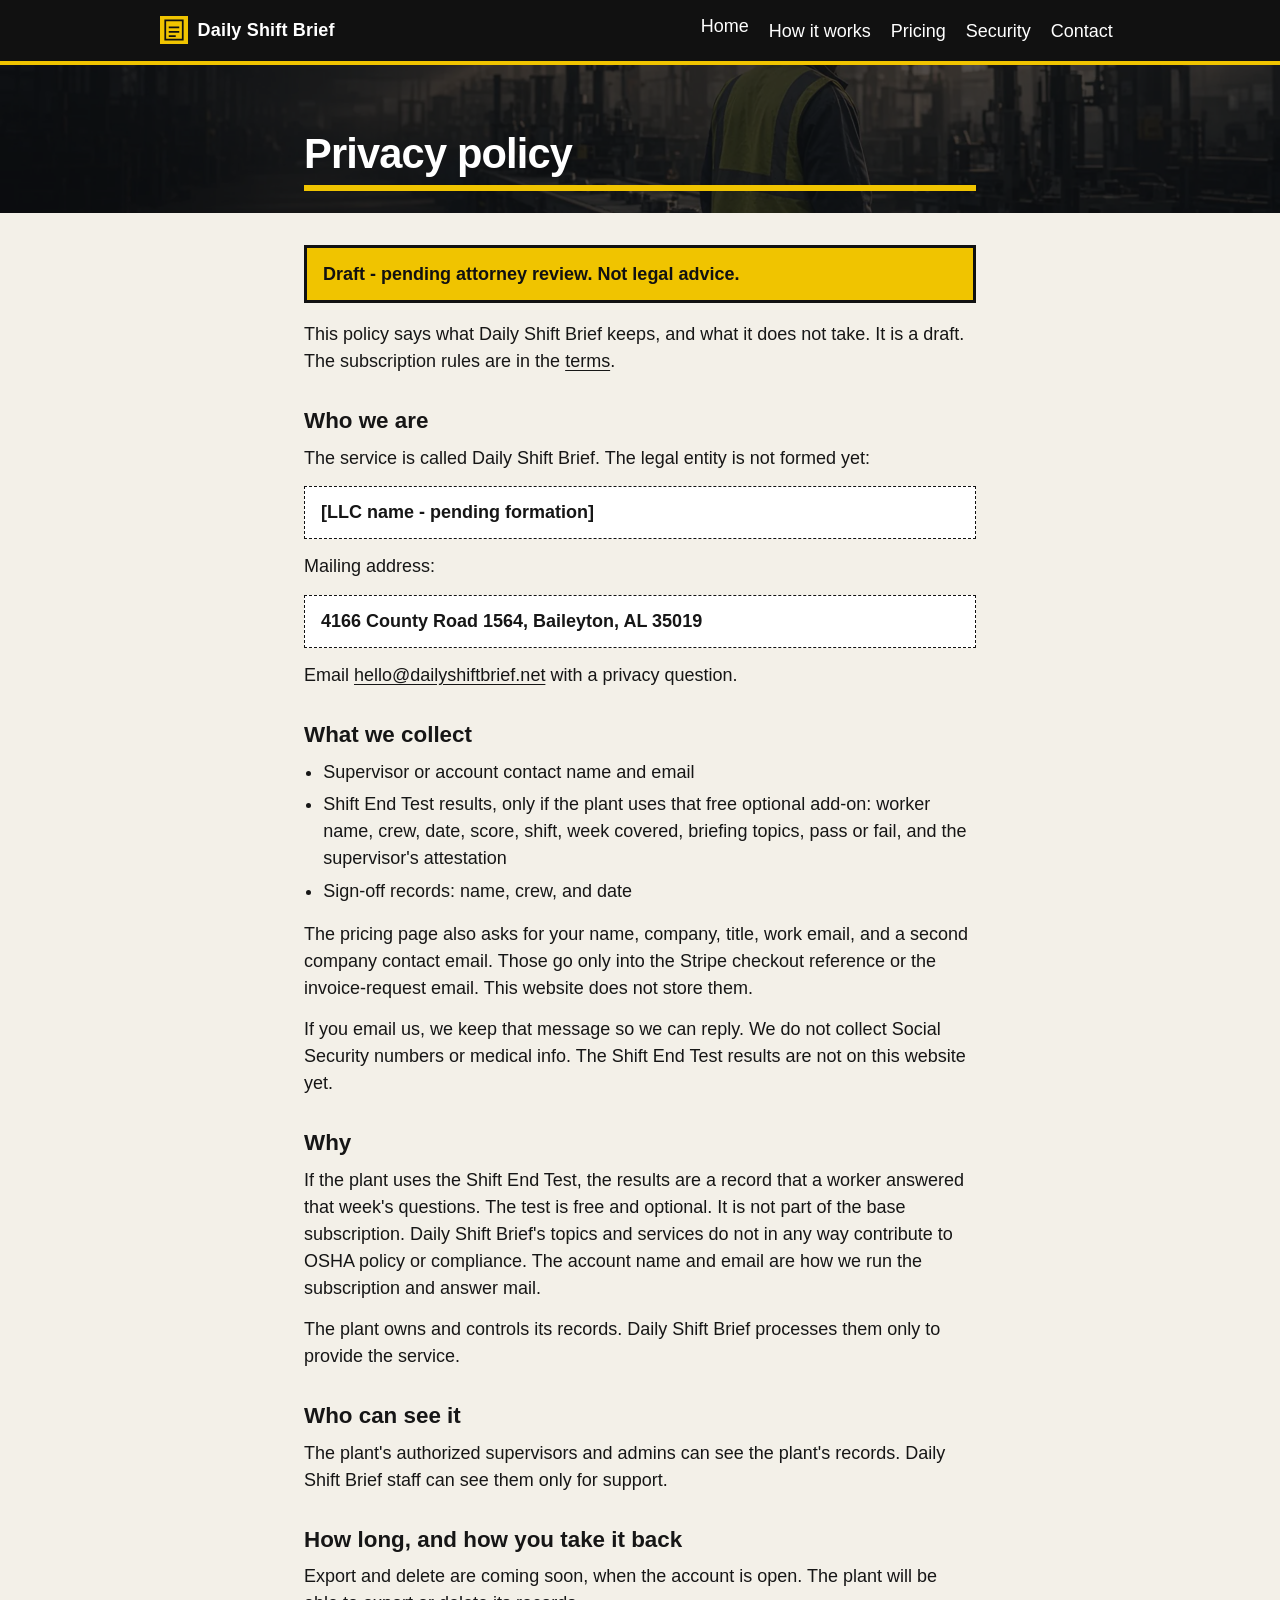
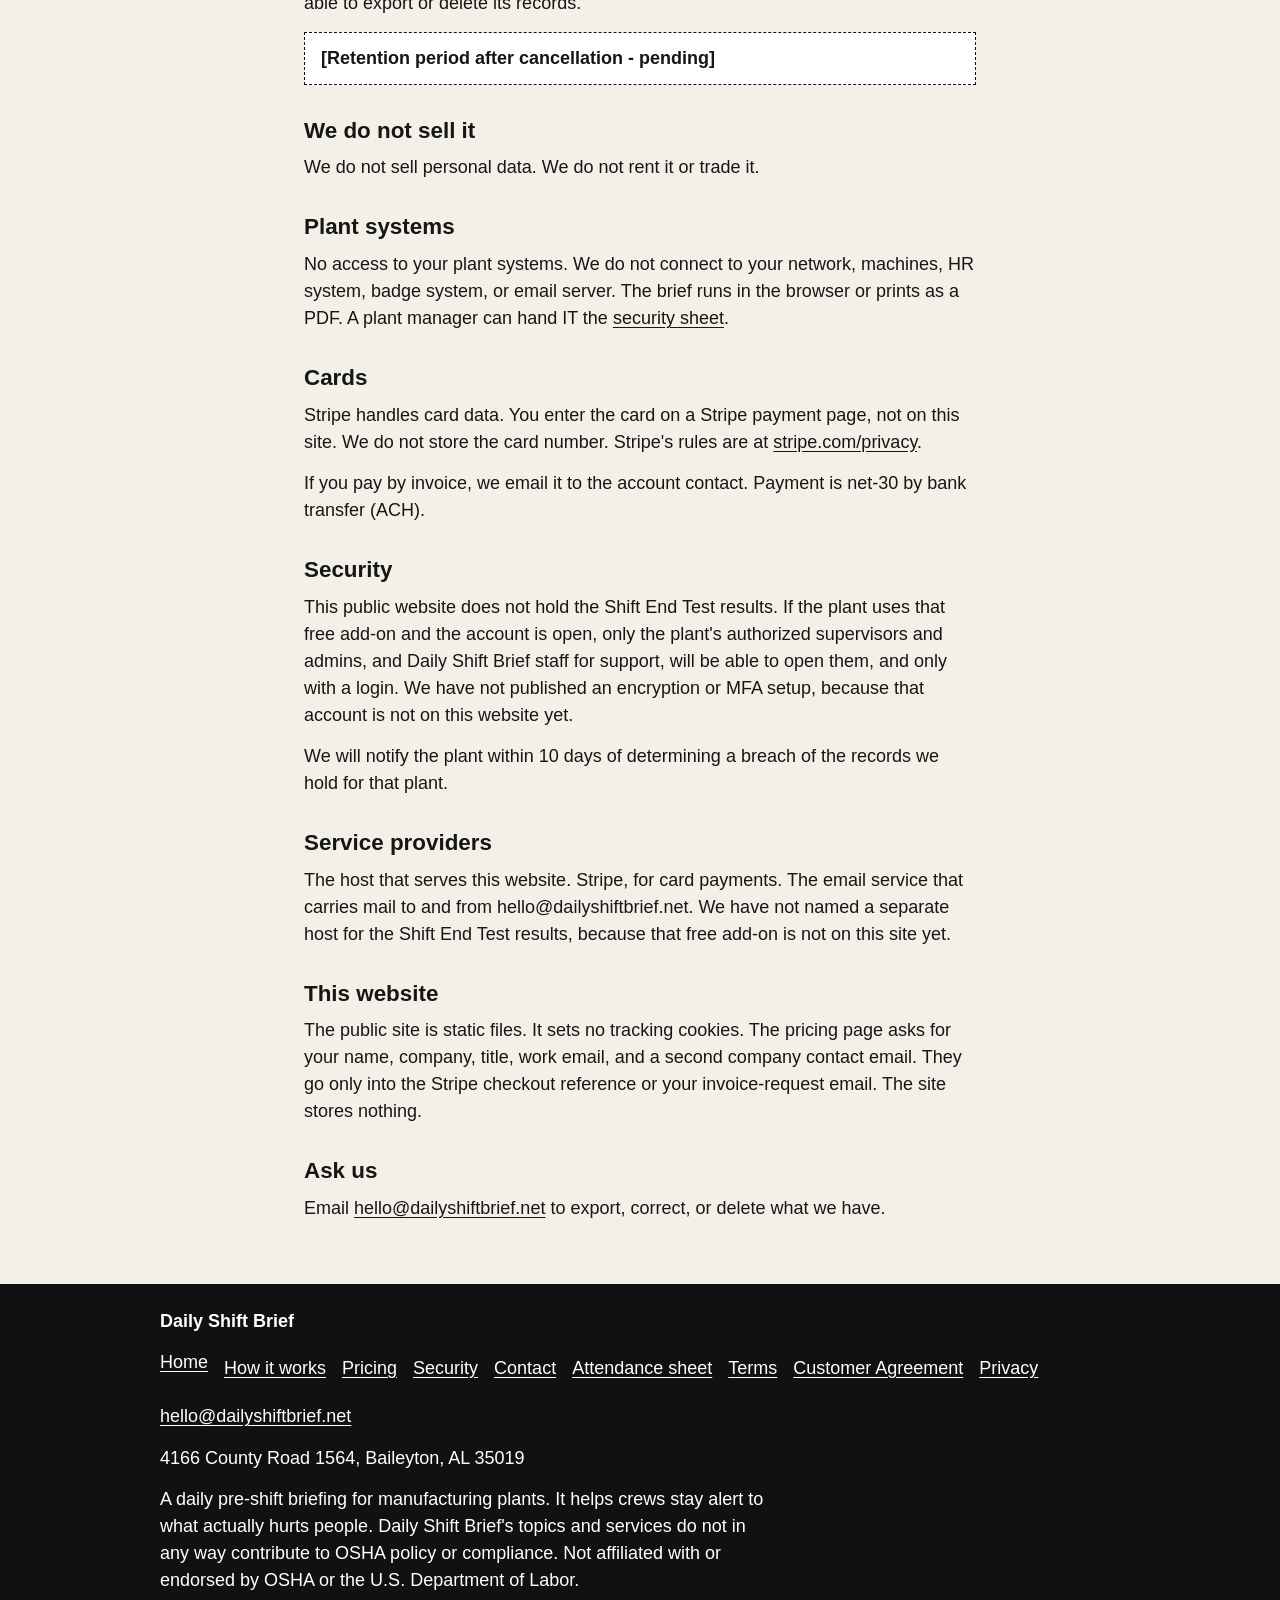
<file: privacy.html>
<!DOCTYPE html>
<html lang="en">
<head>
  <meta charset="utf-8">
  <meta name="viewport" content="width=device-width, initial-scale=1">
  <title>Privacy policy | Daily Shift Brief</title>
  <meta name="description" content="Draft privacy policy. Daily Shift Brief stores a sign-off when the account is open. Shift End Test results are stored only if the plant uses that free add-on. The plant owns those records. Pending attorney review. Not legal advice.">
  <meta property="og:site_name" content="Daily Shift Brief">
  <meta property="og:type" content="website">
  <meta property="og:title" content="Privacy policy | Daily Shift Brief">
  <meta property="og:description" content="Draft privacy policy. Daily Shift Brief stores a sign-off when the account is open. Shift End Test results are stored only if the plant uses that free add-on. The plant owns those records. Pending attorney review. Not legal advice.">
  <meta property="og:url" content="https://dailyshiftbrief.net/privacy.html">
  <meta name="robots" content="index, follow">
  <meta name="theme-color" content="#111111">
  <link rel="icon" href="favicon.svg" type="image/svg+xml">
  <link rel="stylesheet" href="css/site.css">
</head>
<body class="legal">
  <a class="skip" href="#main">Skip to content</a>
  <header class="site-header">
    <div class="wrap-wide header-inner">
      <a class="brand" href="index.html">
        <svg class="mark" viewBox="0 0 32 32" width="28" height="28" aria-hidden="true" focusable="false">
          <rect width="32" height="32" fill="#f0c400"/>
          <rect x="6" y="5" width="20" height="22" fill="none" stroke="#111" stroke-width="2"/>
          <path d="M10 13h12M10 18h12M10 23h8" stroke="#111" stroke-width="2"/>
        </svg>
        <span>Daily Shift Brief</span>
      </a>
      <nav aria-label="Primary">
        <ul class="nav-list">
          <li><a href="index.html">Home</a></li>
          <li><a href="how-it-works.html">How it works</a></li>
          <li><a href="pricing.html">Pricing</a></li>
          <li><a href="security.html">Security</a></li>
          <li><a href="contact.html">Contact</a></li>
        </ul>
      </nav>
    </div>
  </header>
  <main id="main" tabindex="-1">
    <div class="page-banner">
      <!-- Plant-floor photograph, AI-generated by Daily Shift Brief for this site. -->
      <picture>
        <source type="image/webp" srcset="assets/hero/plant-floor-960.webp 960w, assets/hero/plant-floor-1920.webp 1920w" sizes="(max-width: 760px) 320px, 100vw">
        <img src="assets/hero/plant-floor-960.jpg" srcset="assets/hero/plant-floor-960.jpg 960w, assets/hero/plant-floor-1920.jpg 1920w" sizes="(max-width: 760px) 320px, 100vw" alt="" width="1920" height="1080" decoding="async">
      </picture>
      <div class="page-banner-shade" aria-hidden="true"></div>
      <div class="banner-title">
        <h1>Privacy policy</h1>
      </div>
    </div>
    <div class="wrap page-body">
    <p class="draft-banner" role="note">Draft - pending attorney review. Not legal advice.</p>
    <p>This policy says what Daily Shift Brief keeps, and what it does not take. It is a draft. The subscription rules are in the <a href="terms.html">terms</a>.</p>

    <h2>Who we are</h2>
    <p>The service is called Daily Shift Brief. The legal entity is not formed yet:</p>
    <p class="legal-slot">[LLC name - pending formation]</p>
    <p>Mailing address:</p>
    <p class="legal-slot" data-field="business-address"></p>
    <noscript><p class="legal-slot">Mailing address: the BUSINESS_ADDRESS line in config.js.</p></noscript>
    <p>Email <a href="mailto:hello@dailyshiftbrief.net">hello@dailyshiftbrief.net</a> with a privacy question.</p>

    <h2>What we collect</h2>
    <ul>
      <li>Supervisor or account contact name and email</li>
      <li>Shift End Test results, only if the plant uses that free optional add-on: worker name, crew, date, score, shift, week covered, briefing topics, pass or fail, and the supervisor's attestation</li>
      <li>Sign-off records: name, crew, and date</li>
    </ul>
    <p>The pricing page also asks for your name, company, title, work email, and a second company contact email. Those go only into the Stripe checkout reference or the invoice-request email. This website does not store them.</p>
    <p>If you email us, we keep that message so we can reply. We do not collect Social Security numbers or medical info. The Shift End Test results are not on this website yet.</p>

    <h2>Why</h2>
    <p>If the plant uses the Shift End Test, the results are a record that a worker answered that week's questions. The test is free and optional. It is not part of the base subscription. Daily Shift Brief's topics and services do not in any way contribute to OSHA policy or compliance. The account name and email are how we run the subscription and answer mail.</p>
    <p>The plant owns and controls its records. Daily Shift Brief processes them only to provide the service.</p>

    <h2>Who can see it</h2>
    <p>The plant's authorized supervisors and admins can see the plant's records. Daily Shift Brief staff can see them only for support.</p>

    <h2>How long, and how you take it back</h2>
    <p>Export and delete are coming soon, when the account is open. The plant will be able to export or delete its records.</p>
    <p class="legal-slot">[Retention period after cancellation - pending]</p>

    <h2>We do not sell it</h2>
    <p>We do not sell personal data. We do not rent it or trade it.</p>

    <h2>Plant systems</h2>
    <p>No access to your plant systems. We do not connect to your network, machines, HR system, badge system, or email server. The brief runs in the browser or prints as a PDF. A plant manager can hand IT the <a href="security.html">security sheet</a>.</p>

    <h2>Cards</h2>
    <p>Stripe handles card data. You enter the card on a Stripe payment page, not on this site. We do not store the card number. Stripe's rules are at <a href="https://stripe.com/privacy">stripe.com/privacy</a>.</p>
    <p>If you pay by invoice, we email it to the account contact. Payment is net-30 by bank transfer (ACH).</p>

    <h2>Security</h2>
    <p>This public website does not hold the Shift End Test results. If the plant uses that free add-on and the account is open, only the plant's authorized supervisors and admins, and Daily Shift Brief staff for support, will be able to open them, and only with a login. We have not published an encryption or MFA setup, because that account is not on this website yet.</p>
    <p>We will notify the plant within 10 days of determining a breach of the records we hold for that plant.</p>
    <h2>Service providers</h2>
    <p>The host that serves this website. Stripe, for card payments. The email service that carries mail to and from hello@dailyshiftbrief.net. We have not named a separate host for the Shift End Test results, because that free add-on is not on this site yet.</p>

    <h2>This website</h2>
    <p>The public site is static files. It sets no tracking cookies. The pricing page asks for your name, company, title, work email, and a second company contact email. They go only into the Stripe checkout reference or your invoice-request email. The site stores nothing.</p>

    <h2>Ask us</h2>
    <p>Email <a href="mailto:hello@dailyshiftbrief.net">hello@dailyshiftbrief.net</a> to export, correct, or delete what we have.</p>
    </div>
  </main>
  <footer class="site-footer">
    <div class="wrap-wide">
      <p class="footer-name">Daily Shift Brief</p>
      <ul class="footer-nav">
        <li><a href="index.html">Home</a></li>
        <li><a href="how-it-works.html">How it works</a></li>
        <li><a href="pricing.html">Pricing</a></li>
        <li><a href="security.html">Security</a></li>
        <li><a href="contact.html">Contact</a></li>
        <li><a href="attendance-sheet.html">Attendance sheet</a></li>
        <li><a href="terms.html">Terms</a></li>
        <li><a href="customer-agreement.html">Customer Agreement</a></li>
        <li><a href="privacy.html" aria-current="page">Privacy</a></li>
      </ul>
      <p><a href="mailto:hello@dailyshiftbrief.net">hello@dailyshiftbrief.net</a></p>
      <p data-field="business-address"></p>
      <noscript><p>Mailing address: the BUSINESS_ADDRESS line in config.js.</p></noscript>
      <p class="footer-note">A daily pre-shift briefing for manufacturing plants. It helps crews stay alert to what actually hurts people. Daily Shift Brief's topics and services do not in any way contribute to OSHA policy or compliance. Not affiliated with or endorsed by OSHA or the U.S. Department of Labor.</p>
    </div>
  </footer>
  <script src="config.js"></script>
</body>
</html>
</file>
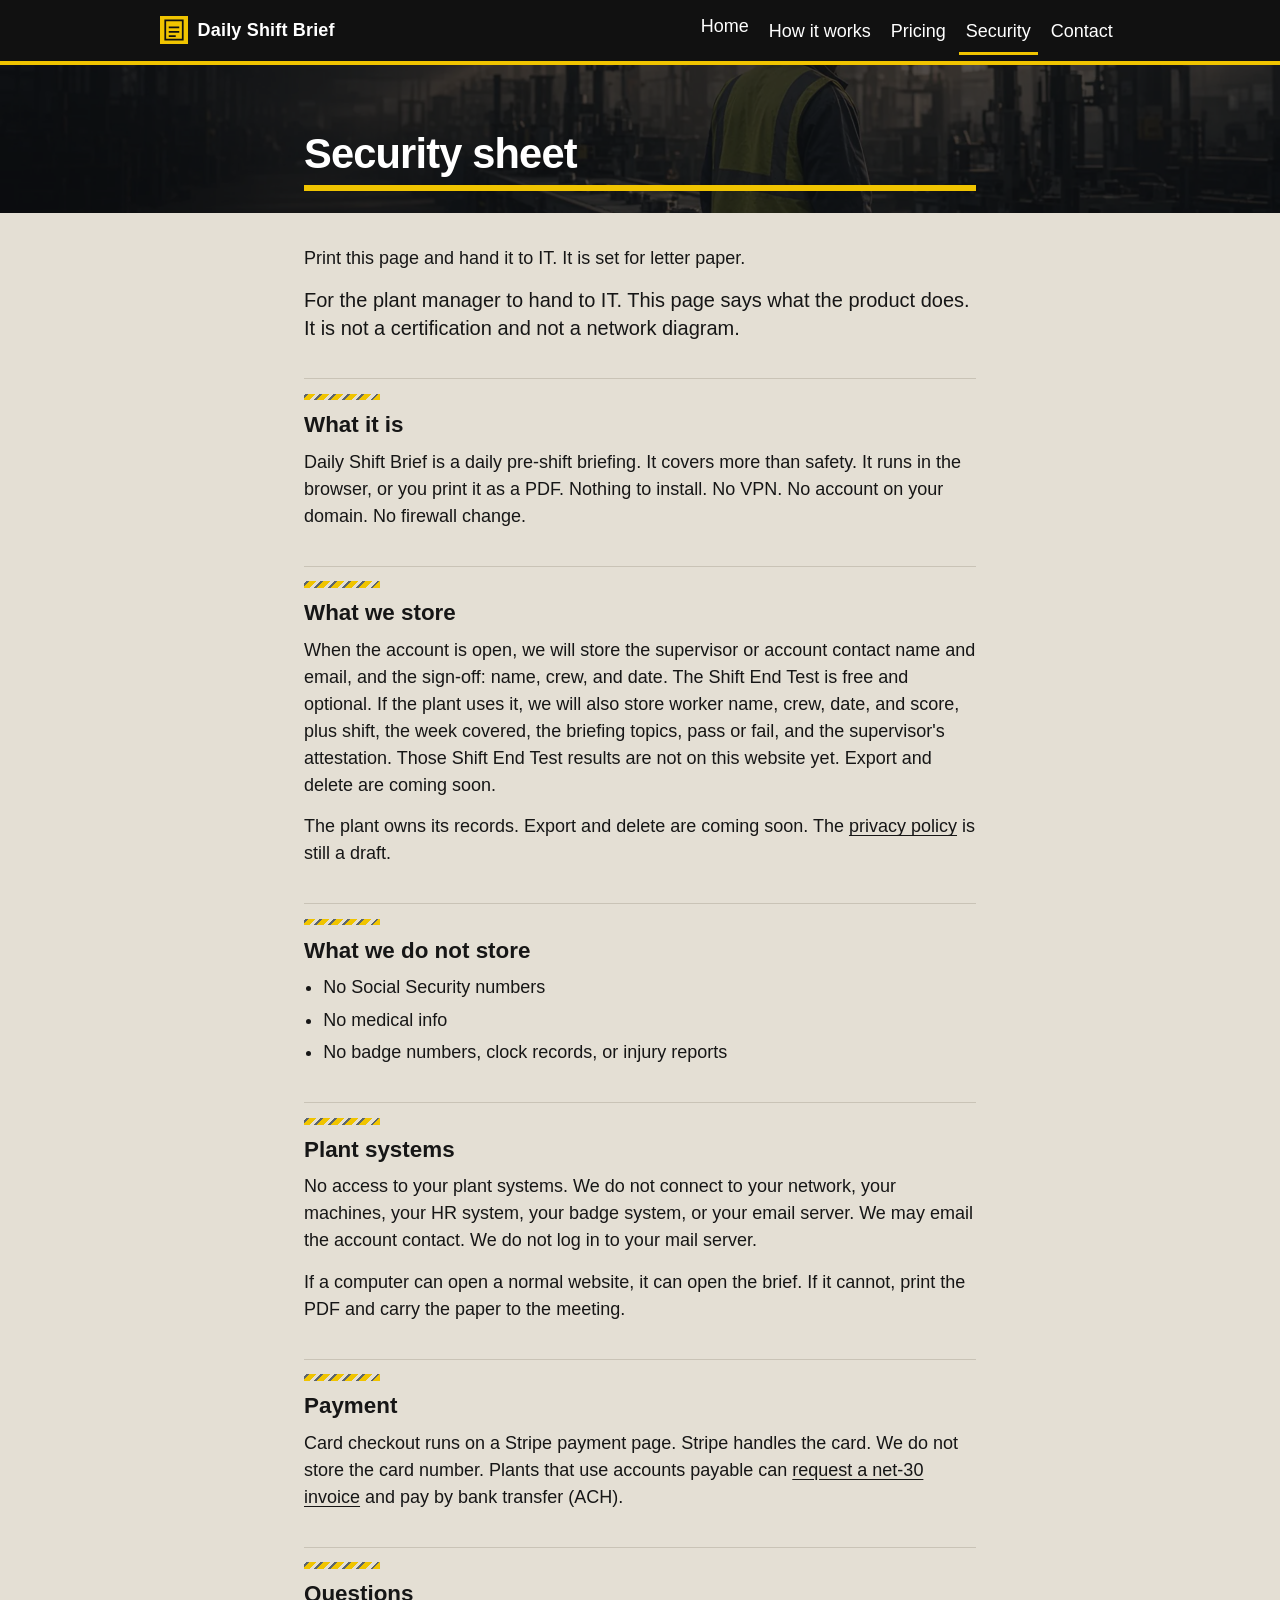
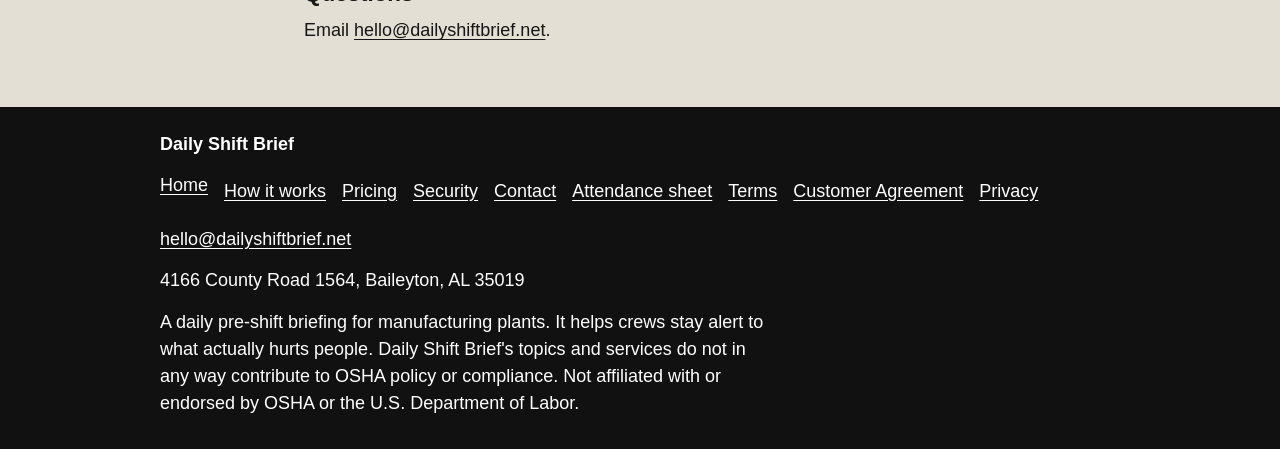
<file: security.html>
<!DOCTYPE html>
<html lang="en">
<head>
  <meta charset="utf-8">
  <meta name="viewport" content="width=device-width, initial-scale=1">
  <title>Security sheet | Daily Shift Brief</title>
  <meta name="description" content="What Daily Shift Brief stores: the sign-off, and Shift End Test scores only if you use that free add-on. No SSNs, no medical info, no access to plant systems.">
  <meta property="og:site_name" content="Daily Shift Brief">
  <meta property="og:type" content="website">
  <meta property="og:title" content="Security sheet | Daily Shift Brief">
  <meta property="og:description" content="What Daily Shift Brief stores: the sign-off, and Shift End Test scores only if you use that free add-on. No SSNs, no medical info, no access to plant systems.">
  <meta property="og:url" content="https://dailyshiftbrief.net/security.html">
  <meta name="robots" content="index, follow">
  <meta name="theme-color" content="#111111">
  <link rel="icon" href="favicon.svg" type="image/svg+xml">
  <link rel="stylesheet" href="css/site.css">
</head>
<body class="marketing">
  <a class="skip" href="#main">Skip to content</a>
  <header class="site-header">
    <div class="wrap-wide header-inner">
      <a class="brand" href="index.html">
        <svg class="mark" viewBox="0 0 32 32" width="28" height="28" aria-hidden="true" focusable="false">
          <rect width="32" height="32" fill="#f0c400"/>
          <rect x="6" y="5" width="20" height="22" fill="none" stroke="#111" stroke-width="2"/>
          <path d="M10 13h12M10 18h12M10 23h8" stroke="#111" stroke-width="2"/>
        </svg>
        <span>Daily Shift Brief</span>
      </a>
      <nav aria-label="Primary">
        <ul class="nav-list">
          <li><a href="index.html">Home</a></li>
          <li><a href="how-it-works.html">How it works</a></li>
          <li><a href="pricing.html">Pricing</a></li>
          <li><a href="security.html" aria-current="page">Security</a></li>
          <li><a href="contact.html">Contact</a></li>
        </ul>
      </nav>
    </div>
  </header>
  <main id="main" tabindex="-1">
    <div class="page-banner">
      <!-- Plant-floor photograph, AI-generated by Daily Shift Brief for this site. -->
      <picture>
        <source type="image/webp" srcset="assets/hero/plant-floor-960.webp 960w, assets/hero/plant-floor-1920.webp 1920w" sizes="(max-width: 760px) 320px, 100vw">
        <img src="assets/hero/plant-floor-960.jpg" srcset="assets/hero/plant-floor-960.jpg 960w, assets/hero/plant-floor-1920.jpg 1920w" sizes="(max-width: 760px) 320px, 100vw" alt="" width="1920" height="1080" decoding="async">
      </picture>
      <div class="page-banner-shade" aria-hidden="true"></div>
      <div class="banner-title">
        <h1>Security sheet</h1>
      </div>
    </div>
    <div class="wrap page-body security-sheet">
    <p class="no-print">Print this page and hand it to IT. It is set for letter paper.</p>
    <p class="lede">For the plant manager to hand to IT. This page says what the product does. It is not a certification and not a network diagram.</p>

    <h2>What it is</h2>
    <p>Daily Shift Brief is a daily pre-shift briefing. It covers more than safety. It runs in the browser, or you print it as a PDF. Nothing to install. No VPN. No account on your domain. No firewall change.</p>

    <h2>What we store</h2>
    <p>When the account is open, we will store the supervisor or account contact name and email, and the sign-off: name, crew, and date. The Shift End Test is free and optional. If the plant uses it, we will also store worker name, crew, date, and score, plus shift, the week covered, the briefing topics, pass or fail, and the supervisor's attestation. Those Shift End Test results are not on this website yet. Export and delete are coming soon.</p>
    <p>The plant owns its records. Export and delete are coming soon. The <a href="privacy.html">privacy policy</a> is still a draft.</p>

    <h2>What we do not store</h2>
    <ul class="sheet-list">
      <li>No Social Security numbers</li>
      <li>No medical info</li>
      <li>No badge numbers, clock records, or injury reports</li>
    </ul>

    <h2>Plant systems</h2>
    <p>No access to your plant systems. We do not connect to your network, your machines, your HR system, your badge system, or your email server. We may email the account contact. We do not log in to your mail server.</p>
    <p>If a computer can open a normal website, it can open the brief. If it cannot, print the PDF and carry the paper to the meeting.</p>

    <h2>Payment</h2>
    <p>Card checkout runs on a Stripe payment page. Stripe handles the card. We do not store the card number. Plants that use accounts payable can <a href="contact.html#invoice">request a net-30 invoice</a> and pay by bank transfer (ACH).</p>

    <h2>Questions</h2>
    <p>Email <a href="mailto:hello@dailyshiftbrief.net">hello@dailyshiftbrief.net</a>.</p>
    </div>
  </main>
  <footer class="site-footer">
    <div class="wrap-wide">
      <p class="footer-name">Daily Shift Brief</p>
      <ul class="footer-nav">
        <li><a href="index.html">Home</a></li>
        <li><a href="how-it-works.html">How it works</a></li>
        <li><a href="pricing.html">Pricing</a></li>
        <li><a href="security.html" aria-current="page">Security</a></li>
        <li><a href="contact.html">Contact</a></li>
        <li><a href="attendance-sheet.html">Attendance sheet</a></li>
        <li><a href="terms.html">Terms</a></li>
        <li><a href="customer-agreement.html">Customer Agreement</a></li>
        <li><a href="privacy.html">Privacy</a></li>
      </ul>
      <p><a href="mailto:hello@dailyshiftbrief.net">hello@dailyshiftbrief.net</a></p>
      <p data-field="business-address"></p>
      <noscript><p>Mailing address: the BUSINESS_ADDRESS line in config.js.</p></noscript>
      <p class="footer-note">A daily pre-shift briefing for manufacturing plants. It helps crews stay alert to what actually hurts people. Daily Shift Brief's topics and services do not in any way contribute to OSHA policy or compliance. Not affiliated with or endorsed by OSHA or the U.S. Department of Labor.</p>
    </div>
  </footer>
  <script src="config.js"></script>
</body>
</html>
</file>
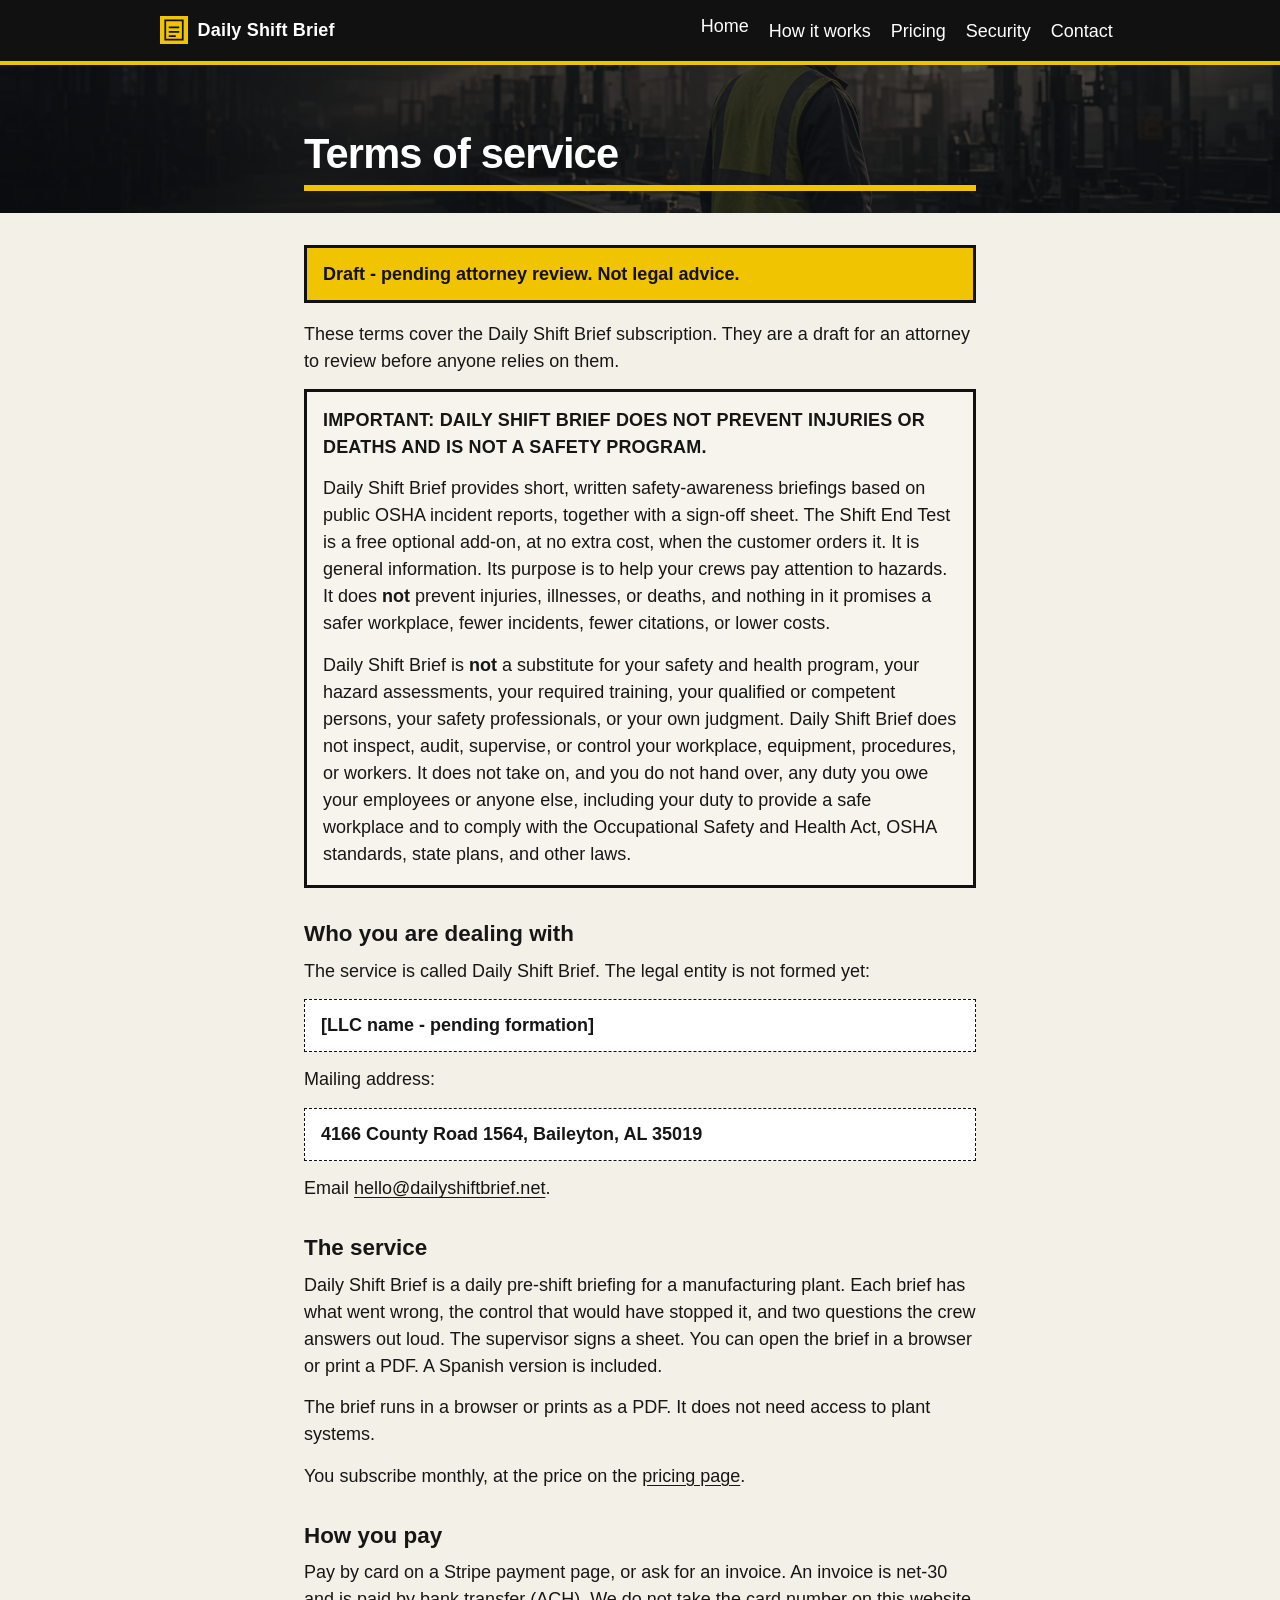
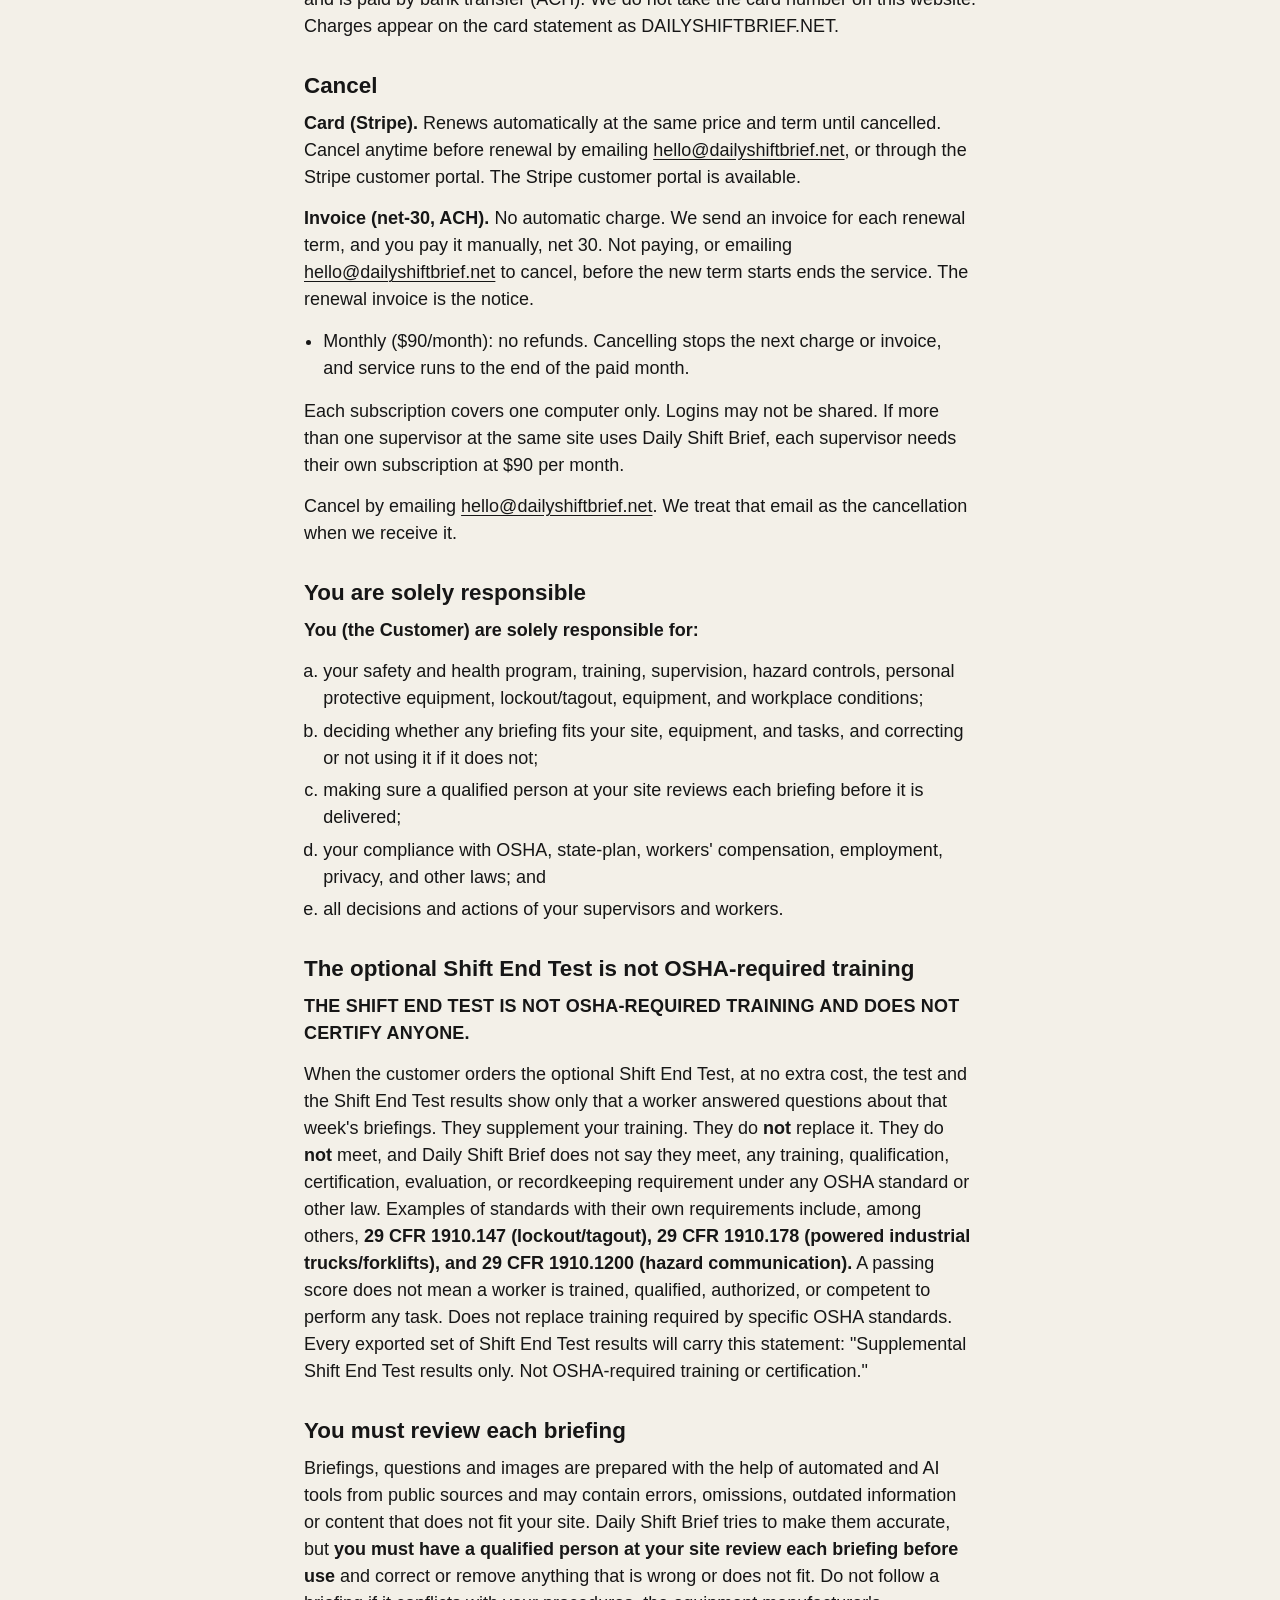
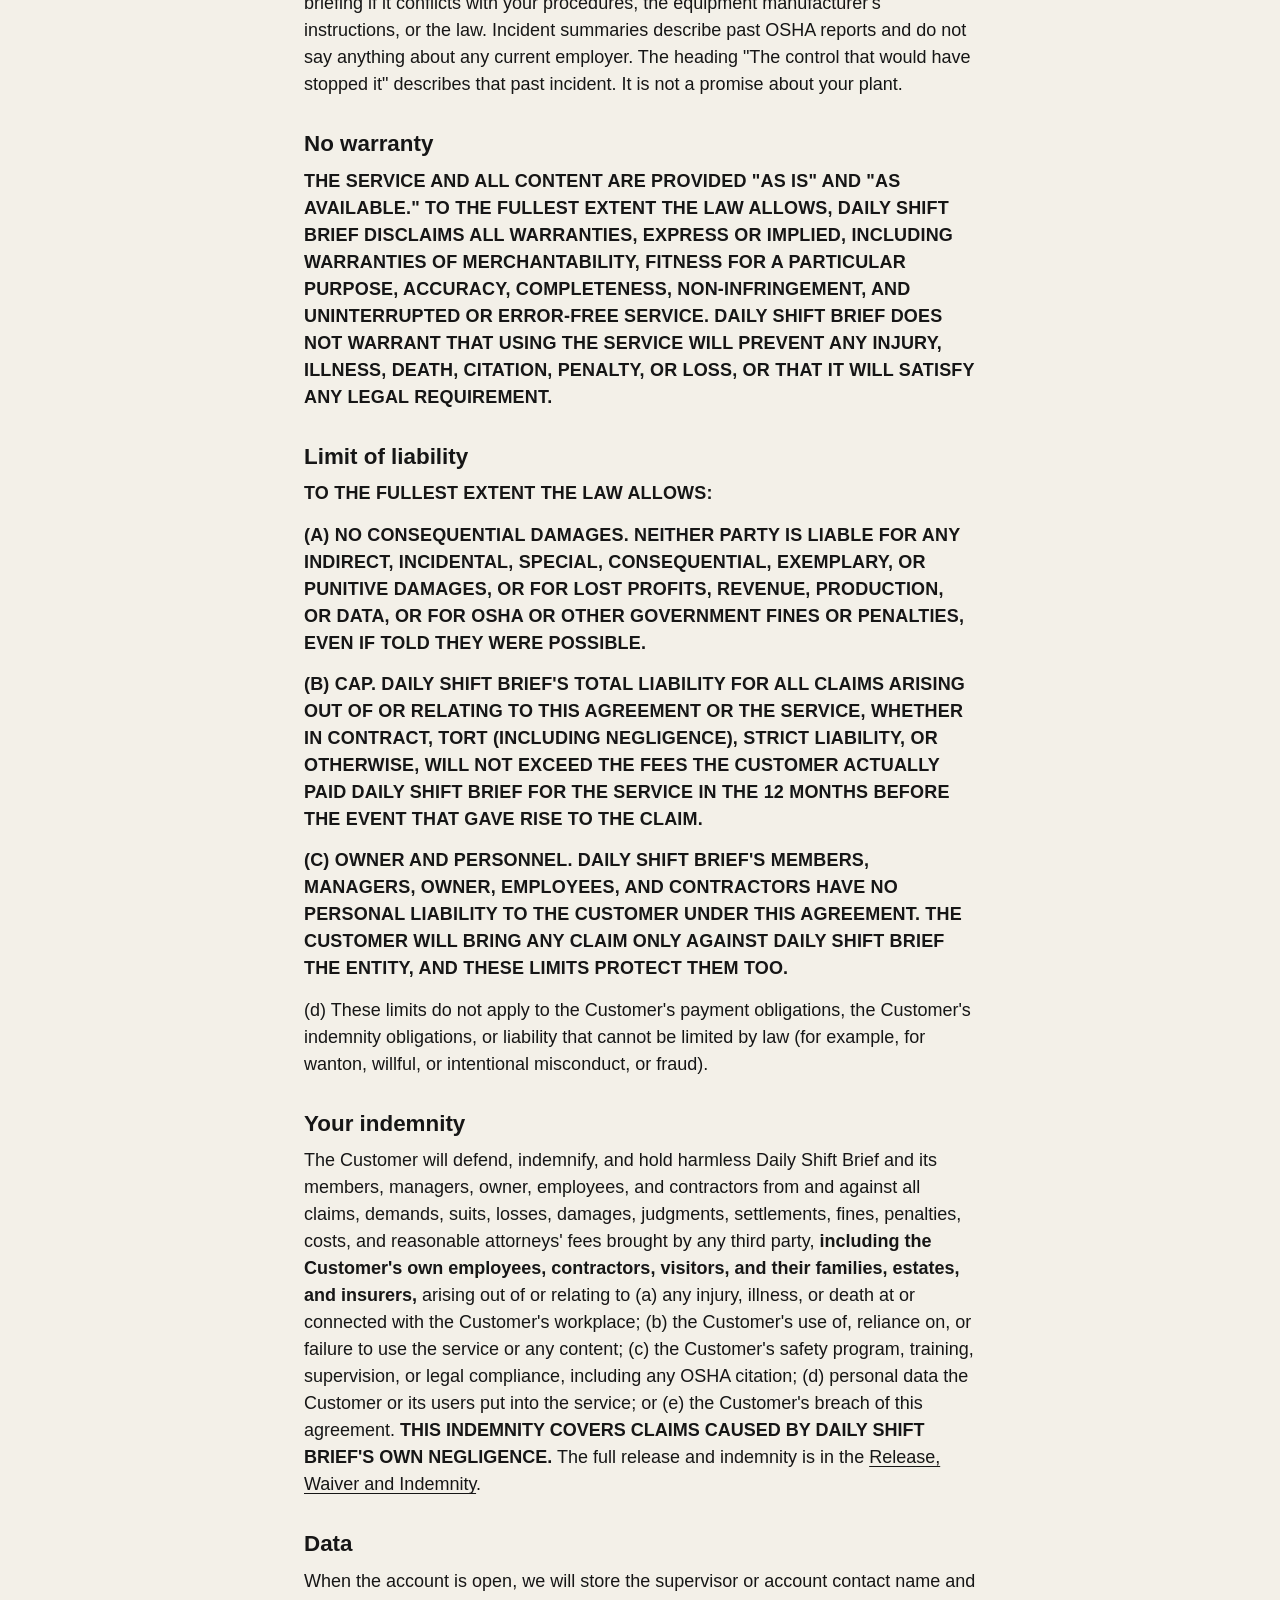
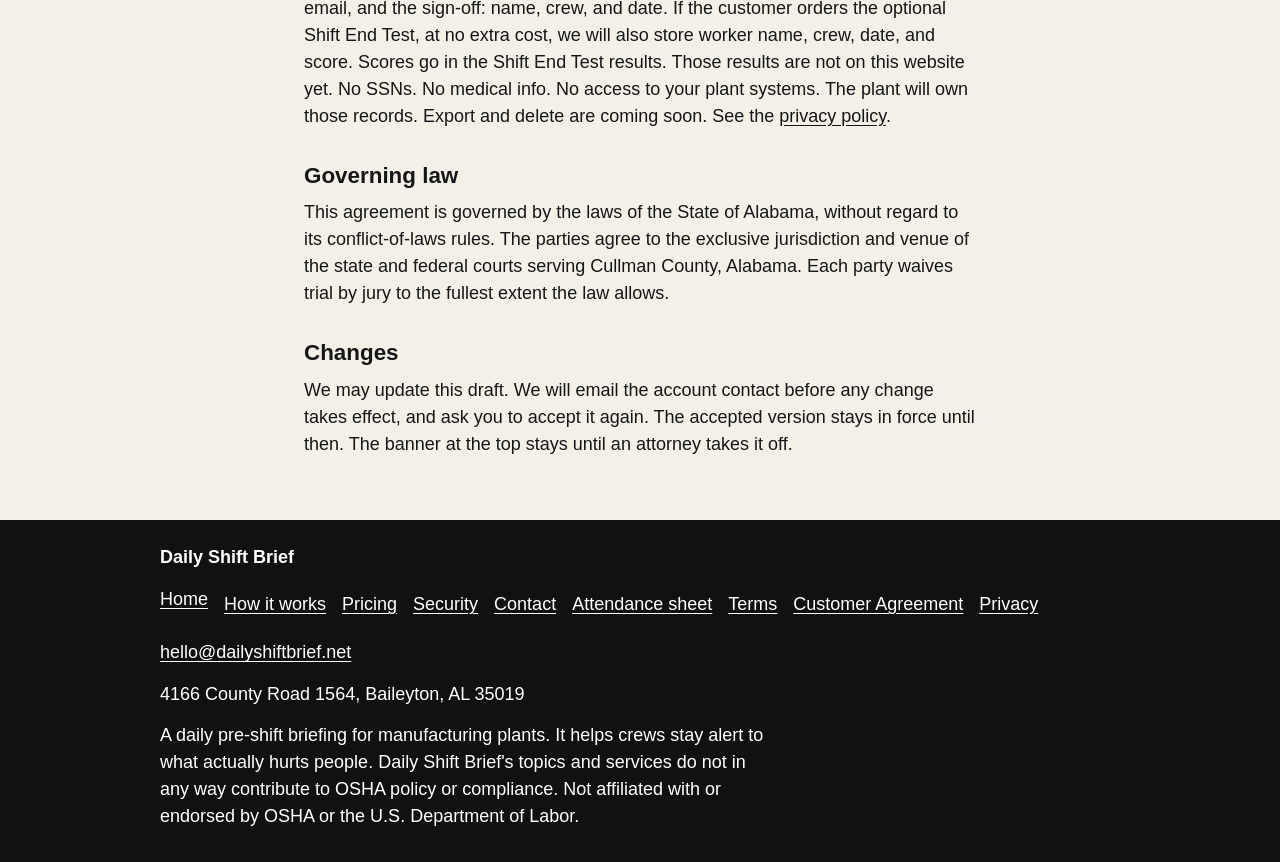
<file: terms.html>
<!DOCTYPE html>
<html lang="en">
<head>
  <meta charset="utf-8">
  <meta name="viewport" content="width=device-width, initial-scale=1">
  <title>Terms of service | Daily Shift Brief</title>
  <meta name="description" content="Draft terms for the Daily Shift Brief subscription. The service is informational. It does not prevent injuries. Pending attorney review. Not legal advice.">
  <meta name="robots" content="index, follow">
  <meta name="theme-color" content="#111111">
  <link rel="icon" href="favicon.svg" type="image/svg+xml">
  <link rel="stylesheet" href="css/site.css">
</head>
<body class="legal">
  <a class="skip" href="#main">Skip to content</a>
  <header class="site-header">
    <div class="wrap-wide header-inner">
      <a class="brand" href="index.html">
        <svg class="mark" viewBox="0 0 32 32" width="28" height="28" aria-hidden="true" focusable="false">
          <rect width="32" height="32" fill="#f0c400"/>
          <rect x="6" y="5" width="20" height="22" fill="none" stroke="#111" stroke-width="2"/>
          <path d="M10 13h12M10 18h12M10 23h8" stroke="#111" stroke-width="2"/>
        </svg>
        <span>Daily Shift Brief</span>
      </a>
      <nav aria-label="Primary">
        <ul class="nav-list">
          <li><a href="index.html">Home</a></li>
          <li><a href="how-it-works.html">How it works</a></li>
          <li><a href="pricing.html">Pricing</a></li>
          <li><a href="security.html">Security</a></li>
          <li><a href="contact.html">Contact</a></li>
        </ul>
      </nav>
    </div>
  </header>
  <main id="main" tabindex="-1">
    <div class="page-banner">
      <!-- Plant-floor photograph, AI-generated by Daily Shift Brief for this site. -->
      <picture>
        <source type="image/webp" srcset="assets/hero/plant-floor-960.webp 960w, assets/hero/plant-floor-1920.webp 1920w" sizes="(max-width: 760px) 320px, 100vw">
        <img src="assets/hero/plant-floor-960.jpg" srcset="assets/hero/plant-floor-960.jpg 960w, assets/hero/plant-floor-1920.jpg 1920w" sizes="(max-width: 760px) 320px, 100vw" alt="" width="1920" height="1080" decoding="async">
      </picture>
      <div class="page-banner-shade" aria-hidden="true"></div>
      <div class="banner-title">
        <h1>Terms of service</h1>
      </div>
    </div>
    <div class="wrap page-body">
    <p class="draft-banner" role="note">Draft - pending attorney review. Not legal advice.</p>
    <p>These terms cover the Daily Shift Brief subscription. They are a draft for an attorney to review before anyone relies on them.</p>
    <aside class="legal-warn" aria-label="Important">
      <p class="legal-caps">IMPORTANT: DAILY SHIFT BRIEF DOES NOT PREVENT INJURIES OR DEATHS AND IS NOT A SAFETY PROGRAM.</p>
      <p>Daily Shift Brief provides short, written safety-awareness briefings based on public OSHA incident reports, together with a sign-off sheet. The Shift End Test is a free optional add-on, at no extra cost, when the customer orders it. It is general information. Its purpose is to help your crews pay attention to hazards. It does <strong>not</strong> prevent injuries, illnesses, or deaths, and nothing in it promises a safer workplace, fewer incidents, fewer citations, or lower costs.</p>
      <p>Daily Shift Brief is <strong>not</strong> a substitute for your safety and health program, your hazard assessments, your required training, your qualified or competent persons, your safety professionals, or your own judgment. Daily Shift Brief does not inspect, audit, supervise, or control your workplace, equipment, procedures, or workers. It does not take on, and you do not hand over, any duty you owe your employees or anyone else, including your duty to provide a safe workplace and to comply with the Occupational Safety and Health Act, OSHA standards, state plans, and other laws.</p>
    </aside>

    <h2>Who you are dealing with</h2>
    <p>The service is called Daily Shift Brief. The legal entity is not formed yet:</p>
    <p class="legal-slot">[LLC name - pending formation]</p>
    <p>Mailing address:</p>
    <p class="legal-slot" data-field="business-address"></p>
    <noscript><p class="legal-slot">Mailing address: the BUSINESS_ADDRESS line in config.js.</p></noscript>
    <p>Email <a href="mailto:hello@dailyshiftbrief.net">hello@dailyshiftbrief.net</a>.</p>

    <h2>The service</h2>
    <p>Daily Shift Brief is a daily pre-shift briefing for a manufacturing plant. Each brief has what went wrong, the control that would have stopped it, and two questions the crew answers out loud. The supervisor signs a sheet. You can open the brief in a browser or print a PDF. A Spanish version is included.</p>
    <p>The brief runs in a browser or prints as a PDF. It does not need access to plant systems.</p>
    <p>You subscribe monthly, at the price on the <a href="pricing.html">pricing page</a>.</p>

    <h2>How you pay</h2>
    <p>Pay by card on a Stripe payment page, or ask for an invoice. An invoice is net-30 and is paid by bank transfer (ACH). We do not take the card number on this website. Charges appear on the card statement as DAILYSHIFTBRIEF.NET.</p>

    <h2>Cancel</h2>
    <p><strong>Card (Stripe).</strong> Renews automatically at the same price and term until cancelled. Cancel anytime before renewal by emailing <a href="mailto:hello@dailyshiftbrief.net">hello@dailyshiftbrief.net</a>, or through the Stripe customer portal. The Stripe customer portal is available.</p>
    <p><strong>Invoice (net-30, ACH).</strong> No automatic charge. We send an invoice for each renewal term, and you pay it manually, net 30. Not paying, or emailing <a href="mailto:hello@dailyshiftbrief.net">hello@dailyshiftbrief.net</a> to cancel, before the new term starts ends the service. The renewal invoice is the notice.</p>
    <ul>
      <li>Monthly ($90/month): no refunds. Cancelling stops the next charge or invoice, and service runs to the end of the paid month.</li>
    </ul>
    <p>Each subscription covers one computer only. Logins may not be shared. If more than one supervisor at the same site uses Daily Shift Brief, each supervisor needs their own subscription at $90 per month.</p>
    <p>Cancel by emailing <a href="mailto:hello@dailyshiftbrief.net">hello@dailyshiftbrief.net</a>. We treat that email as the cancellation when we receive it.</p>

    <h2>You are solely responsible</h2>
    <p><strong>You (the Customer) are solely responsible for:</strong></p>
    <ol type="a">
      <li>your safety and health program, training, supervision, hazard controls, personal protective equipment, lockout/tagout, equipment, and workplace conditions;</li>
      <li>deciding whether any briefing fits your site, equipment, and tasks, and correcting or not using it if it does not;</li>
      <li>making sure a qualified person at your site reviews each briefing before it is delivered;</li>
      <li>your compliance with OSHA, state-plan, workers' compensation, employment, privacy, and other laws; and</li>
      <li>all decisions and actions of your supervisors and workers.</li>
    </ol>

    <h2>The optional Shift End Test is not OSHA-required training</h2>
    <p class="legal-caps">THE SHIFT END TEST IS NOT OSHA-REQUIRED TRAINING AND DOES NOT CERTIFY ANYONE.</p>
    <p>When the customer orders the optional Shift End Test, at no extra cost, the test and the Shift End Test results show only that a worker answered questions about that week's briefings. They supplement your training. They do <strong>not</strong> replace it. They do <strong>not</strong> meet, and Daily Shift Brief does not say they meet, any training, qualification, certification, evaluation, or recordkeeping requirement under any OSHA standard or other law. Examples of standards with their own requirements include, among others, <strong>29 CFR 1910.147 (lockout/tagout), 29 CFR 1910.178 (powered industrial trucks/forklifts), and 29 CFR 1910.1200 (hazard communication).</strong> A passing score does not mean a worker is trained, qualified, authorized, or competent to perform any task. Does not replace training required by specific OSHA standards. Every exported set of Shift End Test results will carry this statement: "Supplemental Shift End Test results only. Not OSHA-required training or certification."</p>

    <h2>You must review each briefing</h2>
    <p>Briefings, questions and images are prepared with the help of automated and AI tools from public sources and may contain errors, omissions, outdated information or content that does not fit your site. Daily Shift Brief tries to make them accurate, but <strong>you must have a qualified person at your site review each briefing before use</strong> and correct or remove anything that is wrong or does not fit. Do not follow a briefing if it conflicts with your procedures, the equipment manufacturer's instructions, or the law. Incident summaries describe past OSHA reports and do not say anything about any current employer. The heading "The control that would have stopped it" describes that past incident. It is not a promise about your plant.</p>

    <h2>No warranty</h2>
    <p class="legal-caps">THE SERVICE AND ALL CONTENT ARE PROVIDED "AS IS" AND "AS AVAILABLE." TO THE FULLEST EXTENT THE LAW ALLOWS, DAILY SHIFT BRIEF DISCLAIMS ALL WARRANTIES, EXPRESS OR IMPLIED, INCLUDING WARRANTIES OF MERCHANTABILITY, FITNESS FOR A PARTICULAR PURPOSE, ACCURACY, COMPLETENESS, NON-INFRINGEMENT, AND UNINTERRUPTED OR ERROR-FREE SERVICE. DAILY SHIFT BRIEF DOES NOT WARRANT THAT USING THE SERVICE WILL PREVENT ANY INJURY, ILLNESS, DEATH, CITATION, PENALTY, OR LOSS, OR THAT IT WILL SATISFY ANY LEGAL REQUIREMENT.</p>

    <h2>Limit of liability</h2>
    <p class="legal-caps">TO THE FULLEST EXTENT THE LAW ALLOWS:</p>
    <p class="legal-caps">(A) NO CONSEQUENTIAL DAMAGES. NEITHER PARTY IS LIABLE FOR ANY INDIRECT, INCIDENTAL, SPECIAL, CONSEQUENTIAL, EXEMPLARY, OR PUNITIVE DAMAGES, OR FOR LOST PROFITS, REVENUE, PRODUCTION, OR DATA, OR FOR OSHA OR OTHER GOVERNMENT FINES OR PENALTIES, EVEN IF TOLD THEY WERE POSSIBLE.</p>
    <p class="legal-caps">(B) CAP. DAILY SHIFT BRIEF'S TOTAL LIABILITY FOR ALL CLAIMS ARISING OUT OF OR RELATING TO THIS AGREEMENT OR THE SERVICE, WHETHER IN CONTRACT, TORT (INCLUDING NEGLIGENCE), STRICT LIABILITY, OR OTHERWISE, WILL NOT EXCEED THE FEES THE CUSTOMER ACTUALLY PAID DAILY SHIFT BRIEF FOR THE SERVICE IN THE 12 MONTHS BEFORE THE EVENT THAT GAVE RISE TO THE CLAIM.</p>
    <p class="legal-caps">(C) OWNER AND PERSONNEL. DAILY SHIFT BRIEF'S MEMBERS, MANAGERS, OWNER, EMPLOYEES, AND CONTRACTORS HAVE NO PERSONAL LIABILITY TO THE CUSTOMER UNDER THIS AGREEMENT. THE CUSTOMER WILL BRING ANY CLAIM ONLY AGAINST DAILY SHIFT BRIEF THE ENTITY, AND THESE LIMITS PROTECT THEM TOO.</p>
    <p>(d) These limits do not apply to the Customer's payment obligations, the Customer's indemnity obligations, or liability that cannot be limited by law (for example, for wanton, willful, or intentional misconduct, or fraud).</p>

    <h2>Your indemnity</h2>
    <p>The Customer will defend, indemnify, and hold harmless Daily Shift Brief and its members, managers, owner, employees, and contractors from and against all claims, demands, suits, losses, damages, judgments, settlements, fines, penalties, costs, and reasonable attorneys' fees brought by any third party, <strong>including the Customer's own employees, contractors, visitors, and their families, estates, and insurers,</strong> arising out of or relating to (a) any injury, illness, or death at or connected with the Customer's workplace; (b) the Customer's use of, reliance on, or failure to use the service or any content; (c) the Customer's safety program, training, supervision, or legal compliance, including any OSHA citation; (d) personal data the Customer or its users put into the service; or (e) the Customer's breach of this agreement. <strong>THIS INDEMNITY COVERS CLAIMS CAUSED BY DAILY SHIFT BRIEF'S OWN NEGLIGENCE.</strong> The full release and indemnity is in the <a href="customer-agreement.html#release">Release, Waiver and Indemnity</a>.</p>

    <h2>Data</h2>
    <p>When the account is open, we will store the supervisor or account contact name and email, and the sign-off: name, crew, and date. If the customer orders the optional Shift End Test, at no extra cost, we will also store worker name, crew, date, and score. Scores go in the Shift End Test results. Those results are not on this website yet. No SSNs. No medical info. No access to your plant systems. The plant will own those records. Export and delete are coming soon. See the <a href="privacy.html">privacy policy</a>.</p>

    <h2>Governing law</h2>
    <p>This agreement is governed by the laws of the State of Alabama, without regard to its conflict-of-laws rules. The parties agree to the exclusive jurisdiction and venue of the state and federal courts serving Cullman County, Alabama. Each party waives trial by jury to the fullest extent the law allows.</p>
    <!-- Attorney: decide on arbitration versus courts, and whether a jury waiver is wanted. -->

    <h2>Changes</h2>
    <p>We may update this draft. We will email the account contact before any change takes effect, and ask you to accept it again. The accepted version stays in force until then. The banner at the top stays until an attorney takes it off.</p>
    </div>
  </main>
  <footer class="site-footer">
    <div class="wrap-wide">
      <p class="footer-name">Daily Shift Brief</p>
      <ul class="footer-nav">
        <li><a href="index.html">Home</a></li>
        <li><a href="how-it-works.html">How it works</a></li>
        <li><a href="pricing.html">Pricing</a></li>
        <li><a href="security.html">Security</a></li>
        <li><a href="contact.html">Contact</a></li>
        <li><a href="attendance-sheet.html">Attendance sheet</a></li>
        <li><a href="terms.html" aria-current="page">Terms</a></li>
        <li><a href="customer-agreement.html">Customer Agreement</a></li>
        <li><a href="privacy.html">Privacy</a></li>
      </ul>
      <p><a href="mailto:hello@dailyshiftbrief.net">hello@dailyshiftbrief.net</a></p>
      <p data-field="business-address"></p>
      <noscript><p>Mailing address: the BUSINESS_ADDRESS line in config.js.</p></noscript>
      <p class="footer-note">A daily pre-shift briefing for manufacturing plants. It helps crews stay alert to what actually hurts people. Daily Shift Brief's topics and services do not in any way contribute to OSHA policy or compliance. Not affiliated with or endorsed by OSHA or the U.S. Department of Labor.</p>
    </div>
  </footer>
  <script src="config.js"></script>
</body>
</html>
</file>
<file: css/site.css>
/* Daily Shift Brief. Static site. No build step. */

:root {
  --ink: #161616;
  --muted: #2c2c2c;
  --paper: #e4dfd4;
  --paper-legal: #f3f0e8;
  --card: #f7f4ee;
  --steel: #5c656e;
  --black: #111111;
  --yellow: #f0c400;
  --line: #cfcabc;
  --focus: #111111;
}

*,
*::before,
*::after {
  box-sizing: border-box;
}

html {
  -webkit-text-size-adjust: 100%;
}

body {
  margin: 0;
  background: var(--paper);
  color: var(--ink);
  font-family: "Segoe UI", "Helvetica Neue", Helvetica, Arial, sans-serif;
  font-size: 1.125rem;
  line-height: 1.5;
}

body.legal {
  background: var(--paper-legal);
}

img,
svg {
  max-width: 100%;
}

a {
  color: var(--ink);
  text-underline-offset: 0.15em;
}

a:hover {
  color: #000;
}

:focus-visible {
  outline: 3px solid var(--focus);
  outline-offset: 3px;
}

.skip {
  position: absolute;
  left: 0.75rem;
  top: 0.75rem;
  z-index: 20;
  background: #fff;
  color: #000;
  padding: 0.5rem 0.75rem;
  transform: translateY(-200%);
}

.skip:focus {
  transform: none;
}

.wrap {
  width: min(100% - 2rem, 42rem);
  margin-inline: auto;
}

.wrap-wide {
  width: min(100% - 2rem, 60rem);
  margin-inline: auto;
}

.site-header {
  background: var(--black);
  color: #fff;
  border-bottom: 4px solid var(--yellow);
}

.site-header a {
  color: #fff;
  text-decoration: none;
}

.site-header a:focus-visible {
  outline-color: var(--yellow);
}

.header-inner {
  display: flex;
  flex-wrap: wrap;
  align-items: center;
  justify-content: space-between;
  gap: 0.25rem 1.25rem;
  padding-block: 0.35rem;
}

.brand {
  display: inline-flex;
  align-items: center;
  gap: 0.6rem;
  min-height: 48px;
  font-weight: 700;
  letter-spacing: 0.01em;
}

.mark {
  display: block;
  flex: 0 0 auto;
}

.nav-list {
  display: flex;
  flex-wrap: wrap;
  gap: 0.15rem 0.35rem;
  list-style: none;
  margin: 0;
  padding: 0;
}

.nav-list a {
  display: inline-flex;
  align-items: center;
  min-height: 44px;
  padding: 0.2rem 0.45rem;
  border-bottom: 3px solid transparent;
}

.nav-list a[aria-current="page"] {
  border-bottom-color: var(--yellow);
}

.nav-list a:hover {
  border-bottom-color: #fff;
}

main {
  padding: 0 0 3rem;
}

.page-body {
  padding-top: 2rem;
}

body.marketing .page-body h2 {
  margin-top: 2.25rem;
  padding-top: 0.9rem;
  border-top: 1px solid #c9c3b6;
}

body.marketing .pay-card h2,
body.marketing .release-box h2,
body.marketing .sample-brief h2 {
  margin-top: 0;
  padding-top: 0;
  border-top: 0;
}

body.marketing .page-body h2::before {
  content: "";
  display: block;
  width: 4.75rem;
  height: 0.42rem;
  margin: 0 0 0.7rem;
  background: repeating-linear-gradient(
    -45deg,
    var(--yellow) 0 5px,
    var(--steel) 5px 7px,
    transparent 7px 10px
  );
}

body.marketing .pay-card h2::before,
body.marketing .release-box h2::before,
body.marketing .sample-brief h2::before {
  content: none;
}

/* Plant-floor photograph, AI-generated by Daily Shift Brief for this site.
   image-set() is the CSS form of the same 960 / 1920 choice as the img srcset.
   :has(img) clears it so the photo is fetched once. */
.hero {
  position: relative;
  isolation: isolate;
  overflow: hidden;
  color: #fff;
  display: flex;
  align-items: center;
  min-height: 34rem;
}

.hero-photo,
.page-banner {
  background-color: #171a1d;
  background-image: image-set(
    url("../assets/hero/plant-floor-960.webp") type("image/webp"),
    url("../assets/hero/plant-floor-960.jpg") type("image/jpeg")
  );
  background-size: cover;
  background-position: 78% 40%;
}

@media (min-width: 761px) {
  .hero-photo,
  .page-banner {
    background-image: image-set(
      url("../assets/hero/plant-floor-1920.webp") type("image/webp"),
      url("../assets/hero/plant-floor-1920.jpg") type("image/jpeg")
    );
    background-position: 70% center;
  }
}

.hero-photo:has(img),
.page-banner:has(img) {
  background-image: none;
}

.hero-photo {
  position: absolute;
  inset: 0;
  z-index: 0;
}

.hero-photo picture,
.hero-photo img,
.page-banner picture,
.page-banner img {
  position: absolute;
  inset: 0;
  width: 100%;
  height: 100%;
}

.hero-photo img,
.page-banner img {
  object-fit: cover;
  object-position: 70% center;
  display: block;
}

.hero-shade {
  position: absolute;
  inset: 0;
  z-index: 1;
  background: linear-gradient(
    90deg,
    rgba(10, 12, 14, 0.78) 0%,
    rgba(12, 14, 16, 0.75) 56%,
    rgba(18, 22, 26, 0.46) 76%,
    rgba(22, 26, 30, 0.26) 100%
  );
}

.hero-copy {
  position: relative;
  z-index: 2;
  width: min(100% - 2rem, 38rem);
  margin-left: max(1rem, calc((100% - 60rem) / 2));
  padding: 3rem 0 3.25rem;
}

.hero h1,
.page-banner h1 {
  color: #fff;
  border-bottom-color: var(--yellow);
}

.hero p,
.hero a:not(.btn) {
  color: #fff;
}

.hero .btn-solid {
  background: #121416;
  color: #fff;
  border-color: var(--yellow);
}

.hero .btn-line {
  background: rgba(12, 14, 16, 0.82);
  color: #fff;
  border-color: #fff;
}

.hero .btn-solid:hover,
.hero .btn-line:hover {
  background: var(--yellow);
  color: #141414;
  border-color: var(--yellow);
}

.hero :focus-visible,
.page-banner :focus-visible {
  outline-color: var(--yellow);
}

.page-banner {
  position: relative;
  overflow: hidden;
  display: flex;
  align-items: flex-end;
  min-height: 9.25rem;
  color: #fff;
}

.page-banner-shade {
  position: absolute;
  inset: 0;
  background: rgba(14, 16, 18, 0.72);
}

.banner-title {
  position: relative;
  z-index: 1;
  width: min(100% - 2rem, 42rem);
  margin-inline: auto;
  padding: 2.5rem 0 1.35rem;
}

.page-banner.wide .banner-title {
  width: min(100% - 2rem, 60rem);
}

.page-banner h1 {
  margin: 0;
}

@media (max-width: 760px) {
  .hero {
    min-height: 0;
    align-items: flex-end;
  }

  .hero-photo {
    overflow: hidden;
  }

  .hero-photo img {
    width: 230%;
    height: 230%;
    max-width: none;
    object-fit: fill;
    left: -118%;
    top: -72%;
  }

  .page-banner img {
    object-position: 76% 40%;
  }

  .hero-shade {
    background: linear-gradient(
      180deg,
      rgba(10, 12, 14, 0.30) 0%,
      rgba(10, 12, 14, 0.40) 7.5rem,
      rgba(8, 10, 12, 0.80) 12rem,
      rgba(8, 10, 12, 0.82) 100%
    );
  }

  .hero-copy {
    width: auto;
    margin-left: 1rem;
    margin-right: 1rem;
    padding: 9.25rem 0 1.75rem;
  }
}

h1 {
  margin: 0 0 0.85rem;
  font-size: clamp(1.85rem, 4.5vw, 2.6rem);
  line-height: 1.15;
  letter-spacing: -0.02em;
  border-bottom: 6px solid var(--yellow);
  padding-bottom: 0.45rem;
}

h2 {
  margin: 2rem 0 0.6rem;
  font-size: 1.4rem;
  line-height: 1.25;
}

h3 {
  margin: 0 0 0.35rem;
  font-size: 1.12rem;
  line-height: 1.3;
}

p {
  margin: 0 0 0.9rem;
}

ul,
ol {
  margin: 0 0 1rem;
  padding-left: 1.2rem;
}

li + li {
  margin-top: 0.35rem;
}

.lede {
  font-size: 1.25rem;
  line-height: 1.4;
}

.who-list {
  list-style: none;
  padding: 0;
  margin: 0.5rem 0 0;
  display: grid;
  gap: 0.75rem;
}

.who-list li {
  background: var(--card);
  border: 1px solid var(--black);
  border-top: 4px solid var(--black);
  padding: 0.9rem 1rem 0.3rem;
}

.who-list h3 {
  margin-bottom: 0.3rem;
}

.steps {
  padding-left: 1.3rem;
}

.steps li {
  margin-top: 0.55rem;
}

.actions {
  display: flex;
  flex-wrap: wrap;
  gap: 0.6rem;
  margin: 1.25rem 0 0.25rem;
}

.btn {
  display: inline-flex;
  align-items: center;
  justify-content: center;
  min-height: 48px;
  padding: 0.65rem 1rem;
  border: 2px solid var(--black);
  font: inherit;
  font-weight: 700;
  line-height: 1.25;
  text-align: center;
  text-decoration: none;
  cursor: pointer;
}

.btn-solid {
  background: var(--black);
  color: #fff;
}

.btn-solid:hover {
  background: #2a2a2a;
  color: #fff;
}

.btn-line {
  background: var(--card);
  color: var(--black);
}

.btn-line:hover {
  background: var(--yellow);
  color: var(--black);
}

.btn-pending {
  background: #fff;
  color: var(--black);
  border-style: dashed;
}

.btn-pending:hover {
  background: var(--yellow);
  color: var(--black);
}

.btn-locked {
  opacity: 0.45;
  cursor: not-allowed;
  pointer-events: none;
}

.agree-box {
  display: flex;
  gap: 0.75rem;
  align-items: flex-start;
  background: var(--card);
  border: 1px solid var(--black);
  padding: 0.9rem 1rem;
  margin: 0 0 1rem;
}

.agree-box input {
  width: 1.35rem;
  height: 1.35rem;
  margin-top: 0.25rem;
  flex: 0 0 auto;
}

.agree-stack {
  display: flex;
  flex-direction: column;
  gap: 0.75rem;
  margin: 0 0 1rem;
}

.agree-stack .agree-box {
  margin: 0;
}

.release-inline {
  margin: 0.35rem 0 0;
}

.release-inline summary {
  cursor: pointer;
  min-height: 44px;
  display: flex;
  align-items: center;
}

.release-box {
  border: 3px solid var(--black);
  background: var(--card);
  padding: 1rem 1.1rem 0.4rem;
  margin: 1.25rem 0 1.5rem;
}

.release-box h2 {
  margin: 0 0 0.75rem;
  font-size: 1.15rem;
  font-weight: 800;
  letter-spacing: 0.04em;
  line-height: 1.3;
}

.agreement-version {
  margin: 0 0 0.85rem;
  font-weight: 700;
}

.legal-warn {
  border: 3px solid var(--black);
  background: var(--card);
  padding: 0.9rem 1rem 0.2rem;
  margin: 0 0 1.25rem;
}

.legal-caps {
  font-weight: 800;
  letter-spacing: 0.01em;
}

.order-fields {
  display: grid;
  gap: 0.65rem;
  margin: 0 0 1rem;
}

.order-fields label {
  display: grid;
  gap: 0.25rem;
  font-weight: 700;
}

.order-fields input {
  font: inherit;
  min-height: 48px;
  padding: 0.4rem 0.6rem;
  border: 2px solid var(--black);
  background: #fff;
  width: 100%;
}

.btn-block {
  width: 100%;
}

.includes {
  background: var(--card);
  border: 1px solid var(--black);
  padding: 0.9rem 1rem 0.9rem 1.6rem;
  margin: 0.4rem 0 0;
}

.pay-grid {
  display: grid;
  grid-template-columns: 1fr 1fr;
  gap: 1rem;
  align-items: stretch;
  margin-top: 0.5rem;
}

.pay-card {
  background: var(--card);
  border: 1px solid var(--black);
  padding: 1.15rem 1.15rem 1.25rem;
  display: flex;
  flex-direction: column;
  gap: 0.35rem;
}

.pay-card h2 {
  margin: 0 0 0.2rem;
}

.pay-card > p {
  margin-bottom: 0.35rem;
}

.plan {
  margin-top: 0.85rem;
}

.addon-note {
  margin: 1.1rem 0 0;
}

.callout {
  background: var(--card);
  border: 1px solid #3a4046;
  border-left: 4px solid var(--yellow);
  padding: 0.85rem 1rem 0.15rem;
}

.amount {
  margin: 0 0 0.45rem;
  font-size: clamp(1.35rem, 2.4vw, 1.7rem);
  font-weight: 700;
  letter-spacing: -0.02em;
  line-height: 1.2;
}

.pay-card .aside-link {
  margin-top: auto;
  padding-top: 1rem;
}

.questions {
  margin-top: 1.25rem;
}

.sample-brief {
  background: var(--card);
  border: 1px solid var(--black);
  margin-top: 0.5rem;
}

.sample-flag {
  margin: 0;
  padding: 0.8rem 1rem;
  background: var(--yellow);
  color: var(--black);
  border-bottom: 3px solid var(--black);
  font-weight: 700;
}

.brief-body {
  padding: 1rem 1rem 1.25rem;
}

.brief-kicker {
  margin: 0;
  font-size: 0.85rem;
  font-weight: 700;
  letter-spacing: 0.06em;
  text-transform: uppercase;
}

.brief-meta {
  margin: 0 0 1rem;
  font-variant-numeric: tabular-nums;
}

.placeholder {
  border: 1px dashed var(--black);
  padding: 0.65rem 0.75rem;
  background: #fffdf6;
}

.sample-brief ol {
  margin-bottom: 0.4rem;
}

.sample-brief a {
  overflow-wrap: anywhere;
}

.sample-brief img {
  display: block;
  width: 100%;
  max-width: 100%;
  height: auto;
}

.sample-brief figure {
  margin: 1rem 0 1.25rem;
}

.sample-brief figcaption {
  margin-top: 0.45rem;
  font-size: 0.95rem;
  line-height: 1.4;
  overflow-wrap: anywhere;
}

.brief-download {
  margin: 0;
  padding: 0.85rem 1rem 0;
  display: flex;
  flex-wrap: wrap;
  gap: 0.6rem;
  align-items: center;
}

.brief-download-bottom {
  padding-bottom: 1rem;
}

.sheet {
  background: #fff;
  color: #161616;
  border: 1px solid #3a4046;
  padding: 1rem 1rem 1.15rem;
}

.sheet-brand {
  display: flex;
  align-items: center;
  gap: 0.45rem;
  margin: 0 0 0.2rem;
  font-weight: 700;
}

.sheet-brand .mark {
  width: 22px;
  height: 22px;
}

.sheet-title {
  margin: 0 0 0.75rem;
  font-size: 1.35rem;
  line-height: 1.2;
  border-bottom: 4px solid #111;
  padding-bottom: 0.25rem;
}

.sheet-fields {
  display: grid;
  grid-template-columns: 1fr 1fr;
  gap: 0.45rem 1rem;
  margin: 0 0 0.7rem;
}

.field {
  display: grid;
  gap: 0.15rem;
  margin: 0;
  font-weight: 700;
  font-size: 0.95rem;
}

.field .line {
  display: block;
  border-bottom: 1px solid #111;
  min-height: 1.35rem;
}

.sheet-table {
  width: 100%;
  border-collapse: collapse;
  font-size: 0.95rem;
}

.sheet-table th,
.sheet-table td {
  border: 1px solid #222;
  text-align: left;
  padding: 0.28rem 0.4rem;
  font-weight: 600;
}

.sheet-table .num {
  width: 2.2rem;
  text-align: right;
}

.sheet-foot {
  margin: 0.7rem 0 0;
  font-size: 0.95rem;
}

@media (max-width: 560px) {
  .sheet-fields {
    grid-template-columns: 1fr;
  }

  .sheet-table {
    font-size: 0.85rem;
  }
}

.signoff-lines {
  overflow-wrap: anywhere;
}

.signoff {
  margin-top: 1.1rem;
  border-top: 3px solid var(--black);
  padding-top: 0.8rem;
}

.sign-row {
  display: grid;
  grid-template-columns: minmax(8.5rem, 11rem) 1fr;
  gap: 0.35rem 0.75rem;
  align-items: end;
  margin: 0.55rem 0;
}

.sign-line {
  border-bottom: 1px solid var(--black);
  min-height: 1.5rem;
}

@media (max-width: 420px) {
  .sign-row {
    grid-template-columns: 1fr;
  }
}

.sign-note {
  margin: 0.8rem 0 0;
  font-size: 1rem;
}

.security-sheet h2 {
  margin-top: 1.4rem;
}

.sheet-list {
  margin-top: 0.2rem;
}

.draft-banner {
  margin: 0 0 1.1rem;
  padding: 0.8rem 1rem;
  background: var(--yellow);
  color: var(--black);
  border: 3px solid var(--black);
  font-weight: 700;
}

.legal-slot {
  border: 1px dashed var(--black);
  padding: 0.75rem 1rem;
  font-weight: 700;
  background: #fff;
}

.site-footer {
  background: var(--black);
  color: #fff;
  padding: 1.5rem 0 2rem;
}

.site-footer a {
  color: #fff;
}

.footer-nav {
  list-style: none;
  padding: 0;
  margin: 0 0 0.8rem;
  display: flex;
  flex-wrap: wrap;
  gap: 0.35rem 1rem;
}

.footer-nav a {
  display: inline-flex;
  align-items: center;
  min-height: 44px;
  text-decoration: underline;
  text-underline-offset: 0.15em;
}

.footer-name {
  margin: 0 0 0.35rem;
  font-weight: 700;
}

.footer-note {
  margin: 0.4rem 0 0;
  max-width: 38rem;
}

@media (min-width: 800px) {
  .who-list {
    grid-template-columns: 1fr 1fr;
  }
}

@media (max-width: 760px) {
  .pay-grid {
    grid-template-columns: 1fr;
  }
}

@media print {
  @page {
    size: letter;
    margin: 0.6in;
  }

  body {
    background: #fff;
    color: #000;
    font-size: 11.5pt;
    line-height: 1.4;
  }

  .skip,
  .site-header,
  .site-footer,
  .no-print {
    display: none !important;
  }

  main {
    padding: 0;
  }

  .wrap,
  .wrap-wide {
    width: auto;
    margin: 0;
  }

  a {
    color: #000;
    text-decoration: underline;
  }

  h1 {
    font-size: 18pt;
  }

  .sample-brief,
  .security-sheet,
  .who-list li,
  .pay-card,
  .includes,
  .draft-banner,
  .legal-slot,
  .placeholder {
    background: #fff;
  }

  .sample-flag,
  .draft-banner {
    background: #fff;
    border: 2px solid #000;
  }

  .sample-brief {
    break-inside: avoid;
    border: 1px solid #000;
  }

  .btn {
    border-color: #000;
  }

  .btn-solid {
    background: #fff;
    color: #000;
  }

  .hero-photo,
  .hero-shade,
  .page-banner picture,
  .page-banner-shade {
    display: none !important;
  }

  .hero,
  .page-banner {
    background: #fff;
    color: #000;
    min-height: 0;
  }

  .hero h1,
  .page-banner h1,
  .hero p,
  .hero a,
  .hero .btn,
  .hero .btn-solid,
  .hero .btn-line {
    color: #000;
    background: transparent;
    border-color: #000;
  }

  body.sheet-page {
    background: #fff;
    color: #000;
    font-size: 9pt;
    line-height: 1.15;
  }

  body.sheet-page main {
    padding: 0;
  }

  body.sheet-page .sheet {
    width: auto;
    margin: 0;
  }

  body.sheet-page .sheet-title {
    font-size: 13pt;
    margin: 0 0 0.08in;
    border: 0;
    padding: 0;
  }

  body.sheet-page .sheet-fields {
    margin-bottom: 0.08in;
  }

  body.sheet-page .sheet-table td {
    height: 0.268in;
    padding: 0 0.06in;
  }

  body.sheet-page .sheet-foot {
    margin: 0.06in 0 0;
  }

  @page sheet {
    size: letter;
    margin: 0.38in 0.48in;
  }

  body.sheet-page .sheet {
    page: sheet;
  }
}
</file>
